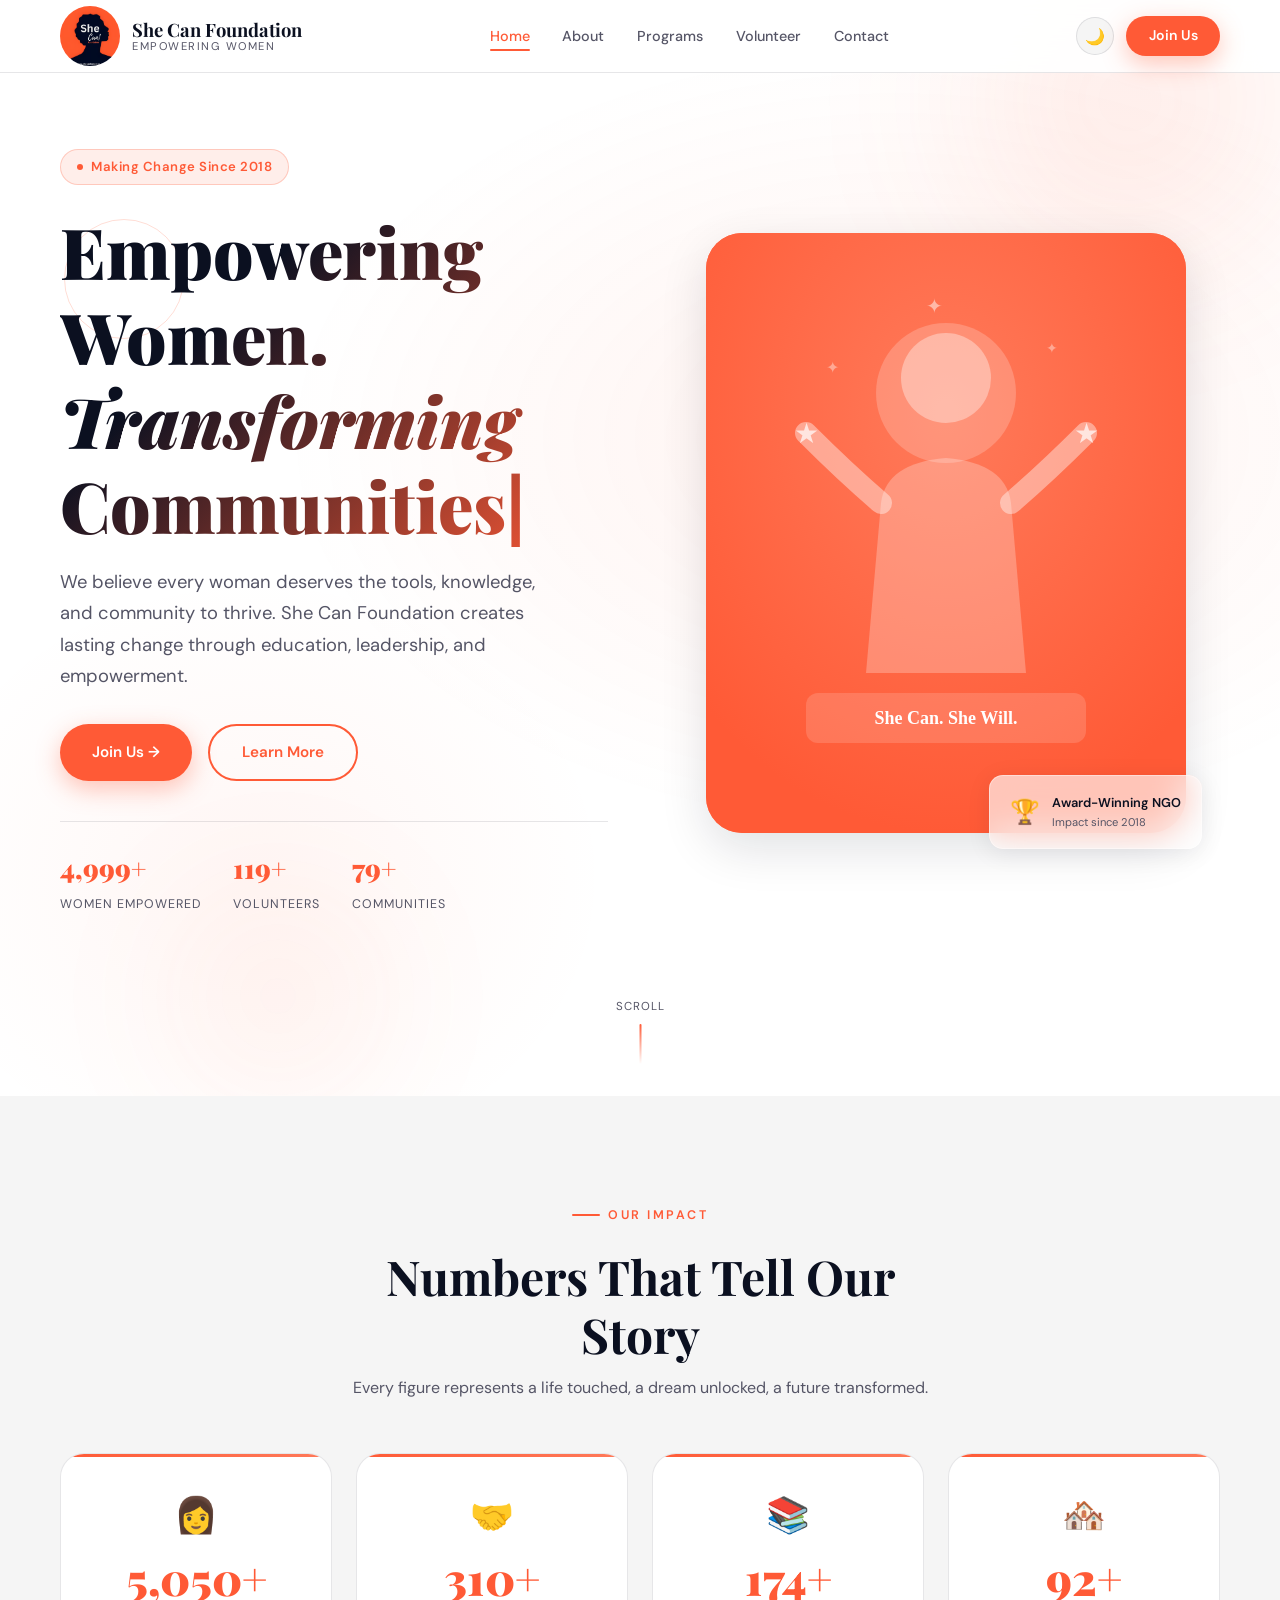
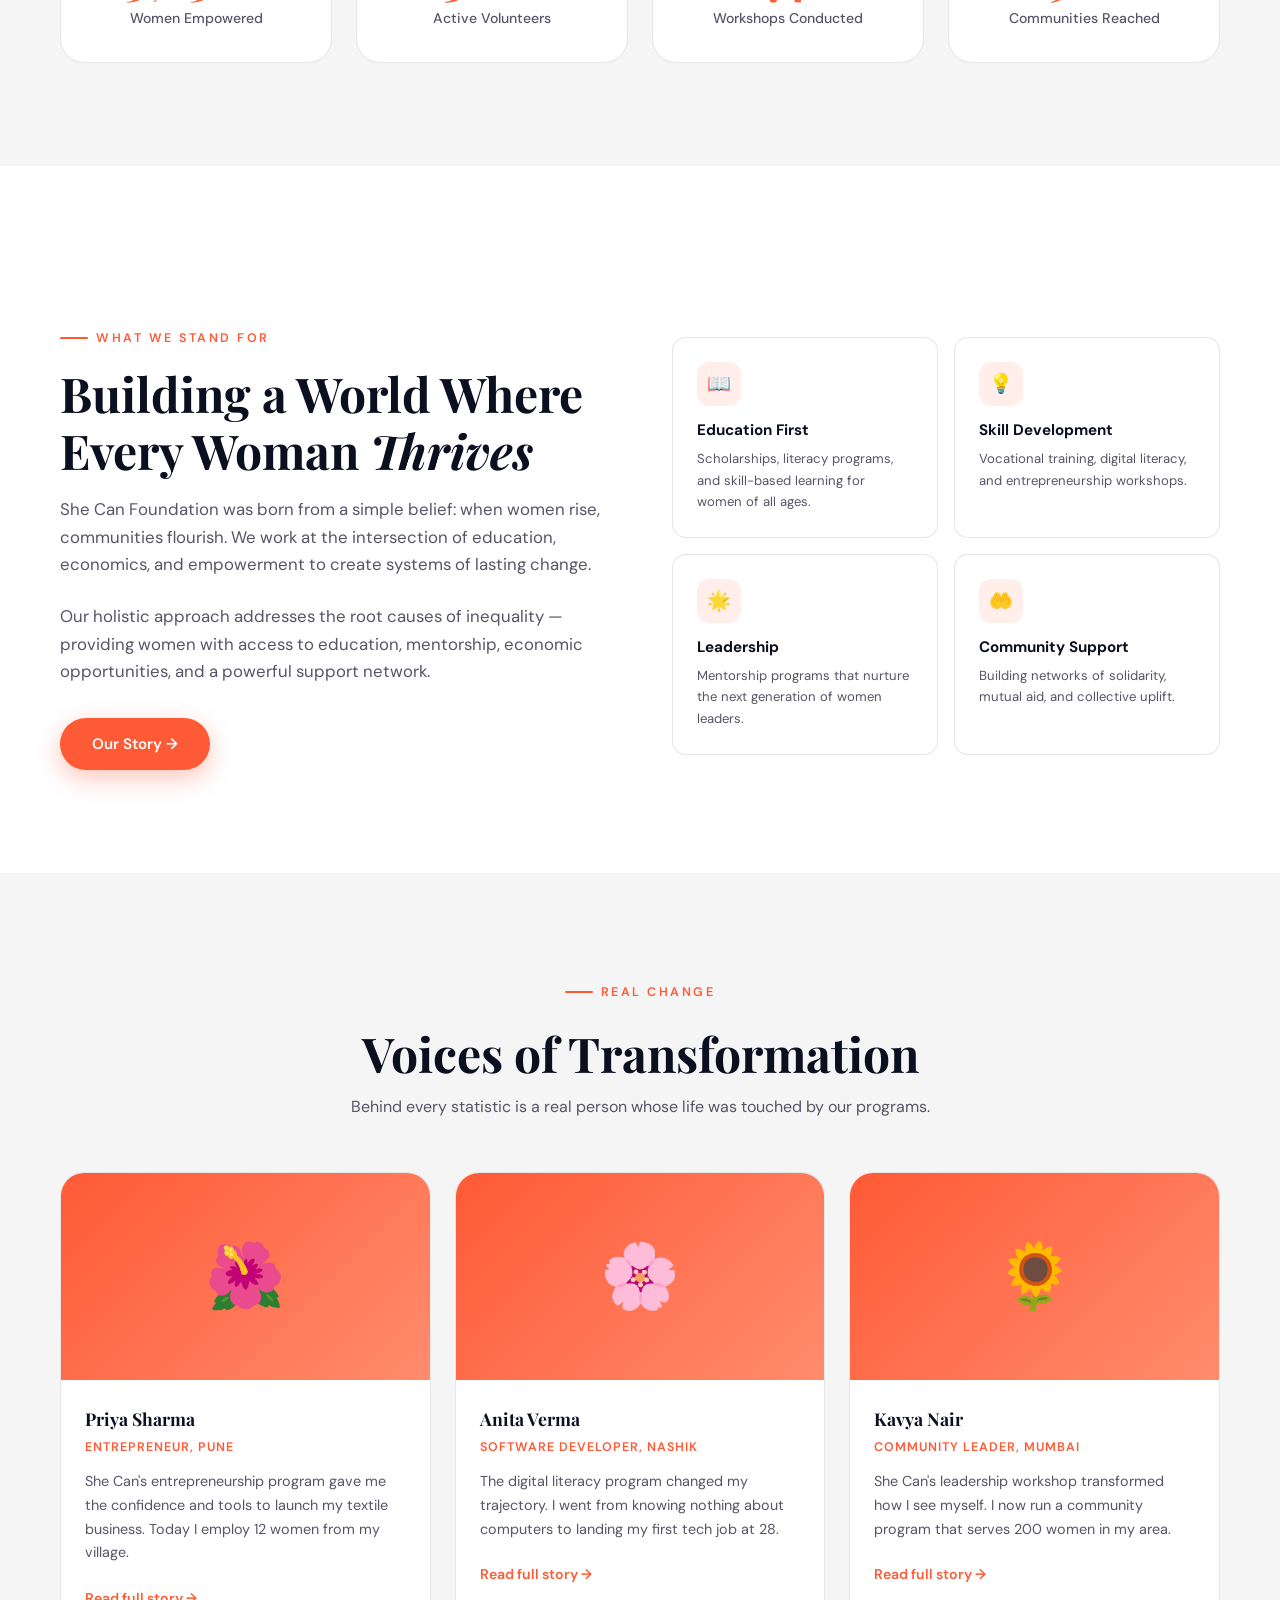
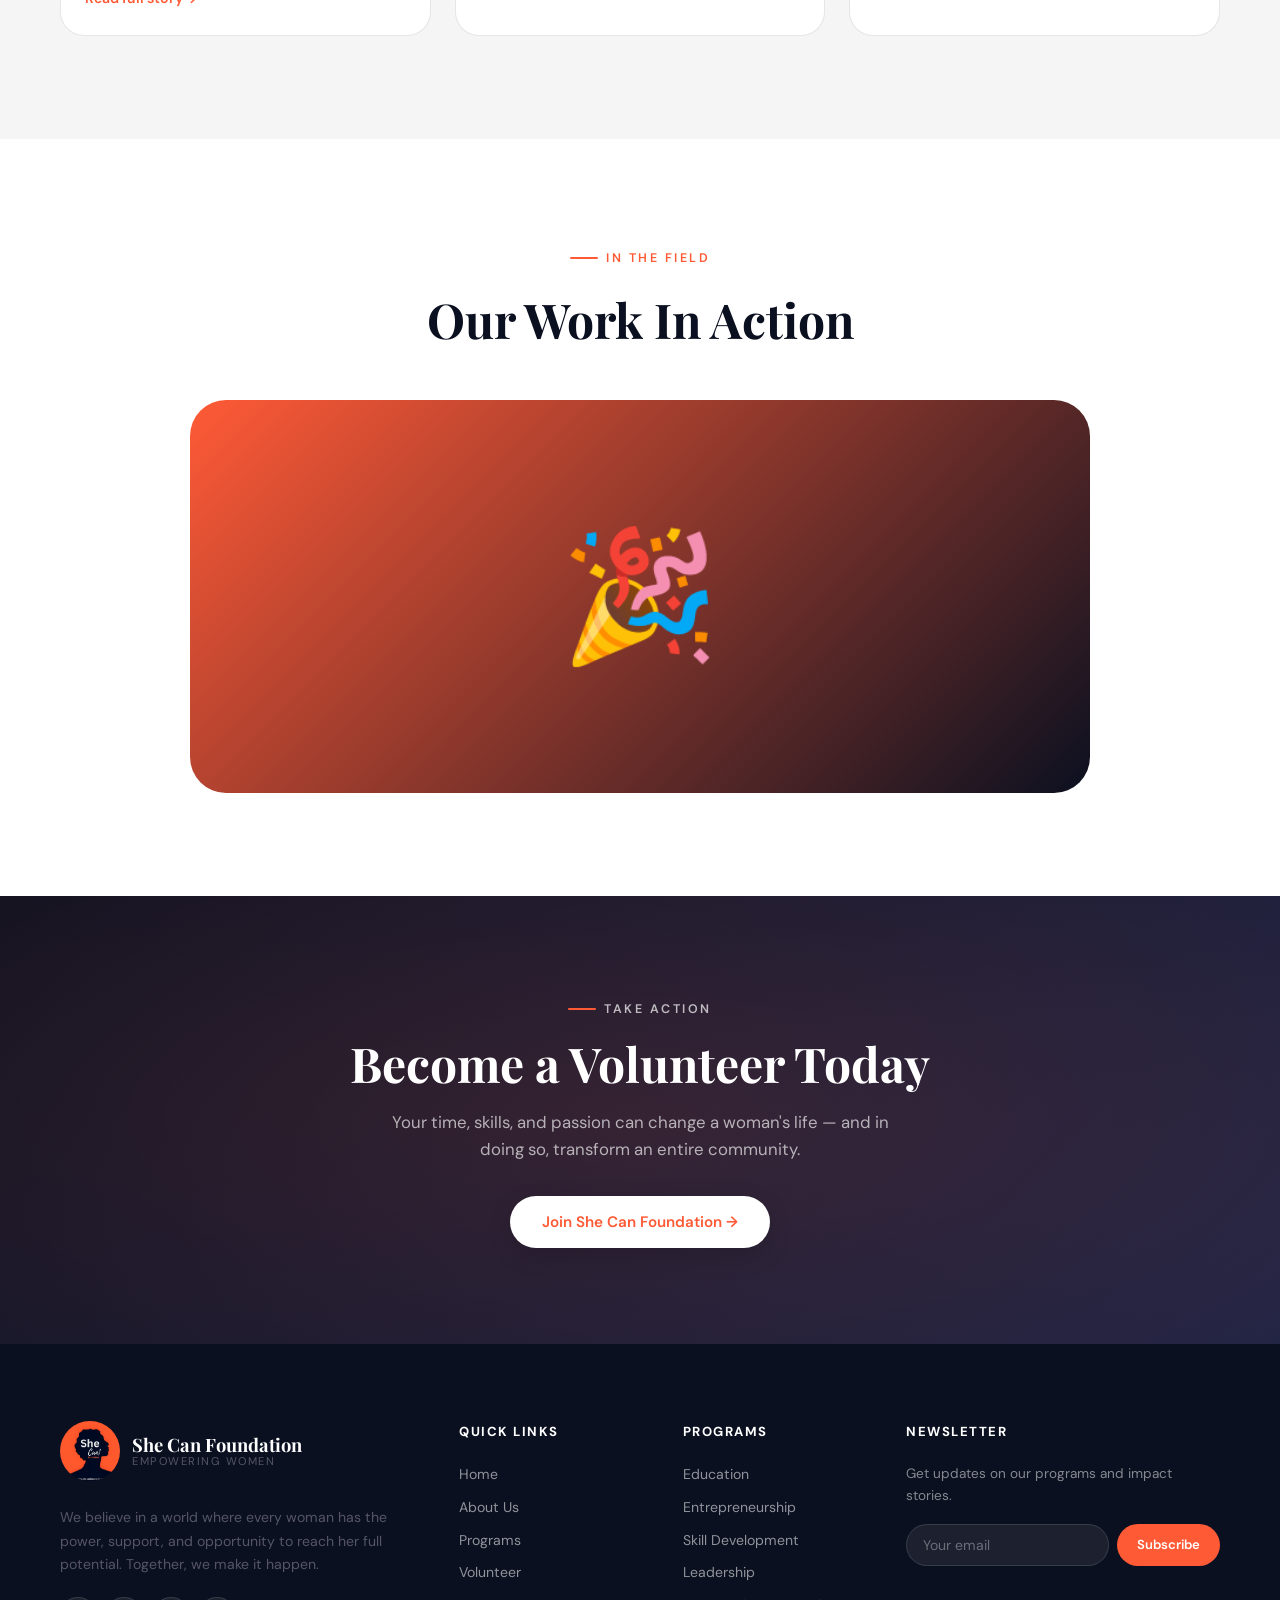
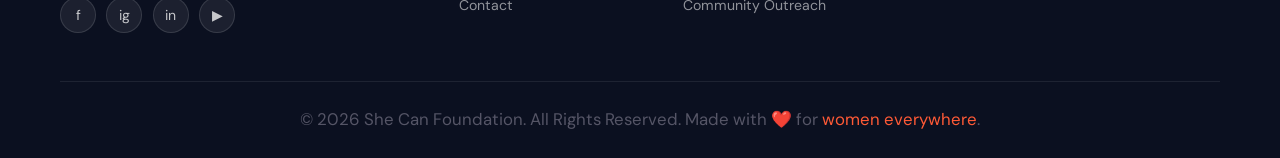
<file: index.html>
<!doctype html>
<html lang="en" data-theme="light">
    <head>
        <meta charset="UTF-8" />
        <meta name="viewport" content="width=device-width, initial-scale=1.0" />
        <meta
            name="description"
            content="She Can Foundation — Empowering Women, Transforming Communities through education, skill development, and leadership."
        />
        <title>
            Mobile Responsiveness Requirements (Very Important) The website must
            be fully responsive and mobile-first, providing an excellent
            experience across: Mobile Phones (320px–767px) Tablets
            (768px–1023px) Laptops (1024px–1439px) Large Desktops (1440px+)
            Responsive Layout Rules Navigation Convert navbar into a hamburger
            menu on screens below 768px. Mobile menu should slide in smoothly
            from the side. Touch-friendly navigation links. Sticky navbar on all
            devices. Hero Section Stack content vertically on mobile. Hero image
            should resize proportionally. Headings should scale using responsive
            typography (clamp()). Buttons should become full-width on smaller
            screens. Cards & Grids Use CSS Grid and Flexbox. 4-column layouts →
            2 columns on tablets → 1 column on mobile. No horizontal scrolling
            at any screen size. Cards should maintain proper spacing and
            proportions. Forms Inputs should be full width on mobile. Proper
            touch targets (minimum 44px height). Responsive validation messages.
            Mobile-friendly spacing and padding. Images Use responsive images
            with: max-width: 100%; height: auto; Images should never overflow
            containers. Support high-DPI/mobile screens. Typography Use fluid
            typography: font-size: clamp(min, preferred, max); Examples: h1:
            clamp(2rem, 5vw, 4.5rem); h2: clamp(1.5rem, 4vw, 3rem); p:
            clamp(0.95rem, 2vw, 1.1rem); Spacing Use responsive spacing:
            padding: clamp(1rem, 4vw, 5rem); margin: clamp(0.5rem, 2vw, 2rem);
            Footer Stack footer sections vertically on mobile. Keep social icons
            touch-friendly. Newsletter form should become single-column.
            Performance Optimization Avoid layout shifts. Lazy-load images.
            Optimize animations for mobile devices. Reduce animation intensity
            on low-power devices. Respect prefers-reduced-motion. Responsive
            Breakpoints /* Mobile */ @media (max-width: 767px) /* Tablet */
            @media (min-width: 768px) and (max-width: 1023px) /* Laptop */
            @media (min-width: 1024px) /* Large Desktop */ @media (min-width:
            1440px) Accessibility Requirements WCAG-compliant color contrast.
            Keyboard navigation support. ARIA labels where necessary. Visible
            focus states. Screen-reader friendly forms. Touch-friendly controls.
            Mobile UX Features Floating "Join Us" button on mobile.
            Swipe-friendly sections. Scroll-to-top button. Mobile-optimized
            animations. Fast loading on 3G/4G connections. Responsive dark mode
            toggle. Final Requirement The website must achieve: 100% responsive
            layout No horizontal scrolling Consistent appearance across Android,
            iPhone, tablets, laptops, and desktops Modern premium NGO design
            Smooth performance on low-end mobile devices Pixel-perfect
            responsiveness for all pages (Home, About, Programs, Volunteer,
            Contact) Generate all HTML, CSS, and JavaScript with responsiveness
            built in from the start, not added afterward. She Can Foundation |
            Empowering Women. Transforming Communities.
        </title>
        <link rel="stylesheet" href="style.css" />
    </head>
    <body>
        <!-- Page Transition -->
        <div class="page-transition"></div>

        <!-- Progress Bar -->
        <div id="progress-bar"></div>

        <!-- Mouse Glow -->
        <div id="mouse-glow" aria-hidden="true"></div>

        <!-- Loading Screen -->
        <div id="loader" role="status" aria-label="Loading">
            <div class="loader-logo"><span>She</span> Can Foundation</div>
            <div class="loader-bar"><div class="loader-bar-fill"></div></div>
        </div>

        <!-- ============ NAVBAR ============ -->
        <nav id="navbar" role="navigation" aria-label="Main navigation">
            <div class="container nav-inner">
                <a
                    href="index.html"
                    class="nav-brand"
                    aria-label="She Can Foundation - Home"
                >
                    <div><img class="logopic" src="shecan-logo.avif"></div>
                    <div class="nav-brand-text">
                        She Can Foundation <span>Empowering Women</span>
                    </div>
                </a>
                <ul class="nav-links" role="list">
                    <li><a href="index.html" class="active">Home</a></li>
                    <li><a href="about.html">About</a></li>
                    <li><a href="programs.html">Programs</a></li>
                    <li><a href="volunteer.html">Volunteer</a></li>
                    <li><a href="contact.html">Contact</a></li>
                </ul>
                <div class="nav-actions">
                    <button class="theme-toggle" aria-label="Toggle dark mode">
                        🌙
                    </button>
                    <a href="volunteer.html" class="btn btn-primary nav-cta"
                        >Join Us</a
                    >
                    <button
                        class="hamburger"
                        aria-label="Open navigation menu"
                        aria-expanded="false"
                        aria-controls="mobile-nav"
                    >
                        <span></span><span></span><span></span>
                    </button>
                </div>
            </div>
        </nav>

        <!-- Mobile Nav -->
        <nav id="mobile-nav" class="mobile-nav" aria-label="Mobile navigation">
            <a href="index.html">Home</a>
            <a href="about.html">About</a>
            <a href="programs.html">Programs</a>
            <a href="volunteer.html">Volunteer</a>
            <a href="contact.html">Contact</a>
            <a href="volunteer.html" class="btn btn-primary mobile-cta"
                >Join Us →</a
            >
        </nav>

        <!-- ============ HERO ============ -->
        <section class="hero" aria-label="Hero section">
            <div class="hero-bg" aria-hidden="true"></div>
            <div class="blob blob-1" aria-hidden="true"></div>
            <div class="blob blob-2" aria-hidden="true"></div>
            <div class="shape shape-1" aria-hidden="true"></div>
            <div class="shape shape-2" aria-hidden="true"></div>
            <div class="shape shape-3" aria-hidden="true"></div>

            <div class="container">
                <div class="hero-inner">
                    <div class="hero-content">
                        <div class="hero-tag">
                            <span
                                class="hero-tag-dot"
                                aria-hidden="true"
                            ></span>
                            Making Change Since 2018
                        </div>
                        <h1 class="hero-title">
                            Empowering Women.<br />
                            <em>Transforming</em>
                            <span class="typing-text typing-cursor"
                                >Communities</span
                            >
                        </h1>
                        <p class="hero-subtitle">
                            We believe every woman deserves the tools,
                            knowledge, and community to thrive. She Can
                            Foundation creates lasting change through education,
                            leadership, and empowerment.
                        </p>
                        <div class="hero-actions">
                            <a href="volunteer.html" class="btn btn-primary"
                                >Join Us →</a
                            >
                            <a href="about.html" class="btn btn-outline"
                                >Learn More</a
                            >
                        </div>
                        <div class="hero-stats" aria-label="Impact statistics">
                            <div>
                                <span
                                    class="hero-stat-num"
                                    data-count="5000"
                                    data-suffix="+"
                                    >5000+</span
                                >
                                <span class="hero-stat-label"
                                    >Women Empowered</span
                                >
                            </div>
                            <div>
                                <span
                                    class="hero-stat-num"
                                    data-count="120"
                                    data-suffix="+"
                                    >120+</span
                                >
                                <span class="hero-stat-label">Volunteers</span>
                            </div>
                            <div>
                                <span
                                    class="hero-stat-num"
                                    data-count="80"
                                    data-suffix="+"
                                    >80+</span
                                >
                                <span class="hero-stat-label">Communities</span>
                            </div>
                        </div>
                    </div>
                    <div class="hero-visual" aria-hidden="true">
                        <div class="hero-img-wrapper">
                            <div class="hero-img-frame">
                                <svg
                                    viewBox="0 0 480 600"
                                    xmlns="http://www.w3.org/2000/svg"
                                >
                                    <defs>
                                        <radialGradient
                                            id="heroGrad"
                                            cx="50%"
                                            cy="30%"
                                            r="70%"
                                        >
                                            <stop
                                                offset="0%"
                                                stop-color="#FF7A5A"
                                            />
                                            <stop
                                                offset="100%"
                                                stop-color="#FF5A36"
                                            />
                                        </radialGradient>
                                    </defs>
                                    <rect
                                        width="480"
                                        height="600"
                                        fill="url(#heroGrad)"
                                    />
                                    <!-- Empowerment figure illustration -->
                                    <circle
                                        cx="240"
                                        cy="160"
                                        r="70"
                                        fill="rgba(255,255,255,0.2)"
                                    />
                                    <circle
                                        cx="240"
                                        cy="145"
                                        r="45"
                                        fill="rgba(255,255,255,0.35)"
                                    />
                                    <!-- Body -->
                                    <path
                                        d="M175 270 Q180 230 240 225 Q300 230 305 270 L320 440 L160 440 Z"
                                        fill="rgba(255,255,255,0.25)"
                                    />
                                    <!-- Arms raised (power pose) -->
                                    <path
                                        d="M175 270 Q140 240 100 200"
                                        stroke="rgba(255,255,255,0.4)"
                                        stroke-width="22"
                                        stroke-linecap="round"
                                        fill="none"
                                    />
                                    <path
                                        d="M305 270 Q340 240 380 200"
                                        stroke="rgba(255,255,255,0.4)"
                                        stroke-width="22"
                                        stroke-linecap="round"
                                        fill="none"
                                    />
                                    <!-- Stars -->
                                    <text
                                        x="88"
                                        y="210"
                                        font-size="28"
                                        fill="rgba(255,255,255,0.7)"
                                    >
                                        ★
                                    </text>
                                    <text
                                        x="368"
                                        y="210"
                                        font-size="28"
                                        fill="rgba(255,255,255,0.7)"
                                    >
                                        ★
                                    </text>
                                    <text
                                        x="220"
                                        y="80"
                                        font-size="20"
                                        fill="rgba(255,255,255,0.5)"
                                    >
                                        ✦
                                    </text>
                                    <text
                                        x="340"
                                        y="120"
                                        font-size="14"
                                        fill="rgba(255,255,255,0.4)"
                                    >
                                        ✦
                                    </text>
                                    <text
                                        x="120"
                                        y="140"
                                        font-size="16"
                                        fill="rgba(255,255,255,0.4)"
                                    >
                                        ✦
                                    </text>
                                    <!-- Banner text -->
                                    <rect
                                        x="100"
                                        y="460"
                                        width="280"
                                        height="50"
                                        rx="12"
                                        fill="rgba(255,255,255,0.15)"
                                    />
                                    <text
                                        x="240"
                                        y="491"
                                        text-anchor="middle"
                                        font-size="18"
                                        font-weight="bold"
                                        fill="white"
                                        font-family="Georgia,serif"
                                    >
                                        She Can. She Will.
                                    </text>
                                </svg>
                            </div>
                            <div class="hero-img-badge glass">
                                <span class="badge-icon">🏆</span>
                                <div class="badge-text">
                                    Award-Winning NGO
                                    <span>Impact since 2018</span>
                                </div>
                            </div>
                        </div>
                    </div>
                </div>
            </div>
            <div class="hero-scroll-hint" aria-hidden="true">
                <span>Scroll</span>
                <div class="scroll-arrow"></div>
            </div>
        </section>

        <!-- ============ IMPACT STATS ============ -->
        <section class="impact" aria-labelledby="impact-heading">
            <div class="container">
                <div class="section-header reveal">
                    <span class="section-label">Our Impact</span>
                    <h2 id="impact-heading">Numbers That Tell Our Story</h2>
                    <p>
                        Every figure represents a life touched, a dream
                        unlocked, a future transformed.
                    </p>
                </div>
                <div class="impact-grid">
                    <article class="impact-card reveal reveal-delay-1">
                        <span class="impact-icon" aria-hidden="true">👩</span>
                        <span
                            class="impact-number"
                            data-count="5200"
                            data-suffix="+"
                            >5200+</span
                        >
                        <span class="impact-label">Women Empowered</span>
                    </article>
                    <article class="impact-card reveal reveal-delay-2">
                        <span class="impact-icon" aria-hidden="true">🤝</span>
                        <span
                            class="impact-number"
                            data-count="320"
                            data-suffix="+"
                            >320+</span
                        >
                        <span class="impact-label">Active Volunteers</span>
                    </article>
                    <article class="impact-card reveal reveal-delay-3">
                        <span class="impact-icon" aria-hidden="true">📚</span>
                        <span
                            class="impact-number"
                            data-count="180"
                            data-suffix="+"
                            >180+</span
                        >
                        <span class="impact-label">Workshops Conducted</span>
                    </article>
                    <article class="impact-card reveal reveal-delay-4">
                        <span class="impact-icon" aria-hidden="true">🏘️</span>
                        <span
                            class="impact-number"
                            data-count="95"
                            data-suffix="+"
                            >95+</span
                        >
                        <span class="impact-label">Communities Reached</span>
                    </article>
                </div>
            </div>
        </section>

        <!-- Wave -->
        <div class="wave-divider" aria-hidden="true">
            <svg
                viewBox="0 0 1440 60"
                xmlns="http://www.w3.org/2000/svg"
                preserveAspectRatio="none"
            >
                <path
                    d="M0,30 C360,60 1080,0 1440,30 L1440,60 L0,60 Z"
                    fill="var(--bg)"
                />
            </svg>
        </div>

        <!-- ============ MISSION ============ -->
        <section aria-labelledby="mission-heading">
            <div class="container">
                <div class="mission-grid">
                    <div class="mission-content reveal-left">
                        <span class="section-label">What We Stand For</span>
                        <h2 id="mission-heading">
                            Building a World Where Every Woman <em>Thrives</em>
                        </h2>
                        <p>
                            She Can Foundation was born from a simple belief:
                            when women rise, communities flourish. We work at
                            the intersection of education, economics, and
                            empowerment to create systems of lasting change.
                        </p>
                        <p>
                            Our holistic approach addresses the root causes of
                            inequality — providing women with access to
                            education, mentorship, economic opportunities, and a
                            powerful support network.
                        </p>
                        <a
                            href="about.html"
                            class="btn btn-primary"
                            style="margin-top: 0.5rem"
                            >Our Story →</a
                        >
                    </div>
                    <div class="mission-cards reveal-right">
                        <article class="mission-card">
                            <div class="mc-icon" aria-hidden="true">📖</div>
                            <div class="mc-title">Education First</div>
                            <p class="mc-text">
                                Scholarships, literacy programs, and skill-based
                                learning for women of all ages.
                            </p>
                        </article>
                        <article class="mission-card">
                            <div class="mc-icon" aria-hidden="true">💡</div>
                            <div class="mc-title">Skill Development</div>
                            <p class="mc-text">
                                Vocational training, digital literacy, and
                                entrepreneurship workshops.
                            </p>
                        </article>
                        <article class="mission-card">
                            <div class="mc-icon" aria-hidden="true">🌟</div>
                            <div class="mc-title">Leadership</div>
                            <p class="mc-text">
                                Mentorship programs that nurture the next
                                generation of women leaders.
                            </p>
                        </article>
                        <article class="mission-card">
                            <div class="mc-icon" aria-hidden="true">🤲</div>
                            <div class="mc-title">Community Support</div>
                            <p class="mc-text">
                                Building networks of solidarity, mutual aid, and
                                collective uplift.
                            </p>
                        </article>
                    </div>
                </div>
            </div>
        </section>

        <!-- ============ SUCCESS STORIES ============ -->
        <section class="stories" aria-labelledby="stories-heading">
            <div class="container">
                <div class="section-header reveal">
                    <span class="section-label">Real Change</span>
                    <h2 id="stories-heading">Voices of Transformation</h2>
                    <p>
                        Behind every statistic is a real person whose life was
                        touched by our programs.
                    </p>
                </div>
                <div class="stories-grid">
                    <article class="story-card reveal reveal-delay-1">
                        <div class="story-img" aria-hidden="true">🌺</div>
                        <div class="story-body">
                            <div class="story-name">Priya Sharma</div>
                            <div class="story-role">Entrepreneur, Pune</div>
                            <p class="story-text">
                                She Can's entrepreneurship program gave me the
                                confidence and tools to launch my textile
                                business. Today I employ 12 women from my
                                village.
                            </p>
                            <a href="about.html" class="story-link"
                                >Read full story →</a
                            >
                        </div>
                    </article>
                    <article class="story-card reveal reveal-delay-2">
                        <div class="story-img" aria-hidden="true">🌸</div>
                        <div class="story-body">
                            <div class="story-name">Anita Verma</div>
                            <div class="story-role">
                                Software Developer, Nashik
                            </div>
                            <p class="story-text">
                                The digital literacy program changed my
                                trajectory. I went from knowing nothing about
                                computers to landing my first tech job at 28.
                            </p>
                            <a href="about.html" class="story-link"
                                >Read full story →</a
                            >
                        </div>
                    </article>
                    <article class="story-card reveal reveal-delay-3">
                        <div class="story-img" aria-hidden="true">🌻</div>
                        <div class="story-body">
                            <div class="story-name">Kavya Nair</div>
                            <div class="story-role">
                                Community Leader, Mumbai
                            </div>
                            <p class="story-text">
                                She Can's leadership workshop transformed how I
                                see myself. I now run a community program that
                                serves 200 women in my area.
                            </p>
                            <a href="about.html" class="story-link"
                                >Read full story →</a
                            >
                        </div>
                    </article>
                </div>
            </div>
        </section>

        <!-- ============ GALLERY ============ -->
        <section aria-labelledby="gallery-heading">
            <div class="container">
                <div class="section-header reveal">
                    <span class="section-label">In The Field</span>
                    <h2 id="gallery-heading">Our Work In Action</h2>
                </div>
                <div
                    class="gallery-feature reveal"
                    tabindex="0"
                    role="img"
                    aria-label="She Can Foundation community workshop event"
                >
                    <div class="gallery-feature-img" aria-hidden="true">🎉</div>
                    <div class="gallery-overlay" aria-hidden="true">
                        <h3>Annual Community Summit 2025</h3>
                        <p>
                            800 women gathered to celebrate progress and set new
                            goals
                        </p>
                    </div>
                </div>
            </div>
        </section>

        <!-- ============ CTA BANNER ============ -->
        <section class="cta-banner" aria-labelledby="cta-heading">
            <div class="container" style="position: relative; z-index: 1">
                <span
                    class="section-label"
                    style="
                        color: rgba(255, 255, 255, 0.7);
                        justify-content: center;
                    "
                    >Take Action</span
                >
                <h2 id="cta-heading">Become a Volunteer Today</h2>
                <p>
                    Your time, skills, and passion can change a woman's life —
                    and in doing so, transform an entire community.
                </p>
                <a href="volunteer.html" class="btn btn-white"
                    >Join She Can Foundation →</a
                >
            </div>
        </section>

        <!-- ============ FOOTER ============ -->
        <footer>
            <div class="container">
                <div class="footer-grid">
                    <div class="footer-brand">
                        <a
                            href="index.html"
                            class="nav-brand"
                            style="margin-bottom: 0.5rem; display: inline-flex"
                        >
                            <div><img class="logopic" src="shecan-logo.avif"></div>
                            <div class="nav-brand-text">
                                She Can Foundation <span>Empowering Women</span>
                            </div>
                        </a>
                        <p>
                            We believe in a world where every woman has the
                            power, support, and opportunity to reach her full
                            potential. Together, we make it happen.
                        </p>
                        <div
                            class="footer-social"
                            aria-label="Social media links"
                        >
                            <a href="#" aria-label="Facebook" title="Facebook"
                                >f</a
                            >
                            <a href="#" aria-label="Instagram" title="Instagram"
                                >ig</a
                            >
                            <a href="#" aria-label="LinkedIn" title="LinkedIn"
                                >in</a
                            >
                            <a href="#" aria-label="YouTube" title="YouTube"
                                >▶</a
                            >
                        </div>
                    </div>
                    <nav aria-label="Quick links">
                        <div class="footer-col">
                            <h5>Quick Links</h5>
                            <ul>
                                <li><a href="index.html">Home</a></li>
                                <li><a href="about.html">About Us</a></li>
                                <li><a href="programs.html">Programs</a></li>
                                <li><a href="volunteer.html">Volunteer</a></li>
                                <li><a href="contact.html">Contact</a></li>
                            </ul>
                        </div>
                    </nav>
                    <div class="footer-col">
                        <h5>Programs</h5>
                        <ul>
                            <li><a href="programs.html">Education</a></li>
                            <li>
                                <a href="programs.html">Entrepreneurship</a>
                            </li>
                            <li>
                                <a href="programs.html">Skill Development</a>
                            </li>
                            <li><a href="programs.html">Leadership</a></li>
                            <li>
                                <a href="programs.html">Community Outreach</a>
                            </li>
                        </ul>
                    </div>
                    <div class="footer-col">
                        <h5>Newsletter</h5>
                        <p
                            style="
                                font-size: 0.85rem;
                                margin-bottom: 1rem;
                                color: rgba(255, 255, 255, 0.5);
                            "
                        >
                            Get updates on our programs and impact stories.
                        </p>
                        <form
                            class="newsletter-form"
                            aria-label="Newsletter subscription"
                        >
                            <label
                                for="newsletter-email"
                                class="sr-only"
                                style="
                                    position: absolute;
                                    clip: rect(0, 0, 0, 0);
                                "
                                >Email address</label
                            >
                            <input
                                type="email"
                                id="newsletter-email"
                                class="newsletter-input"
                                placeholder="Your email"
                                required
                                autocomplete="email"
                            />
                            <button type="submit" class="newsletter-btn">
                                Subscribe
                            </button>
                        </form>
                    </div>
                </div>
            </div>
            <div class="footer-bottom">
                <p>
                    © 2026 She Can Foundation. All Rights Reserved. Made with ❤️
                    for <a href="#">women everywhere</a>.
                </p>
            </div>
        </footer>

        <!-- Back to Top -->
        <button id="back-top" aria-label="Back to top">↑</button>

        <!-- Float CTA (mobile) -->
        <a
            href="volunteer.html"
            class="btn btn-primary"
            id="float-cta"
            style="opacity: 0; pointer-events: none; transition: opacity 0.3s"
            >Join Us 🚀</a
        >

        <script src="script.js"></script>
    </body>
</html>
</file>
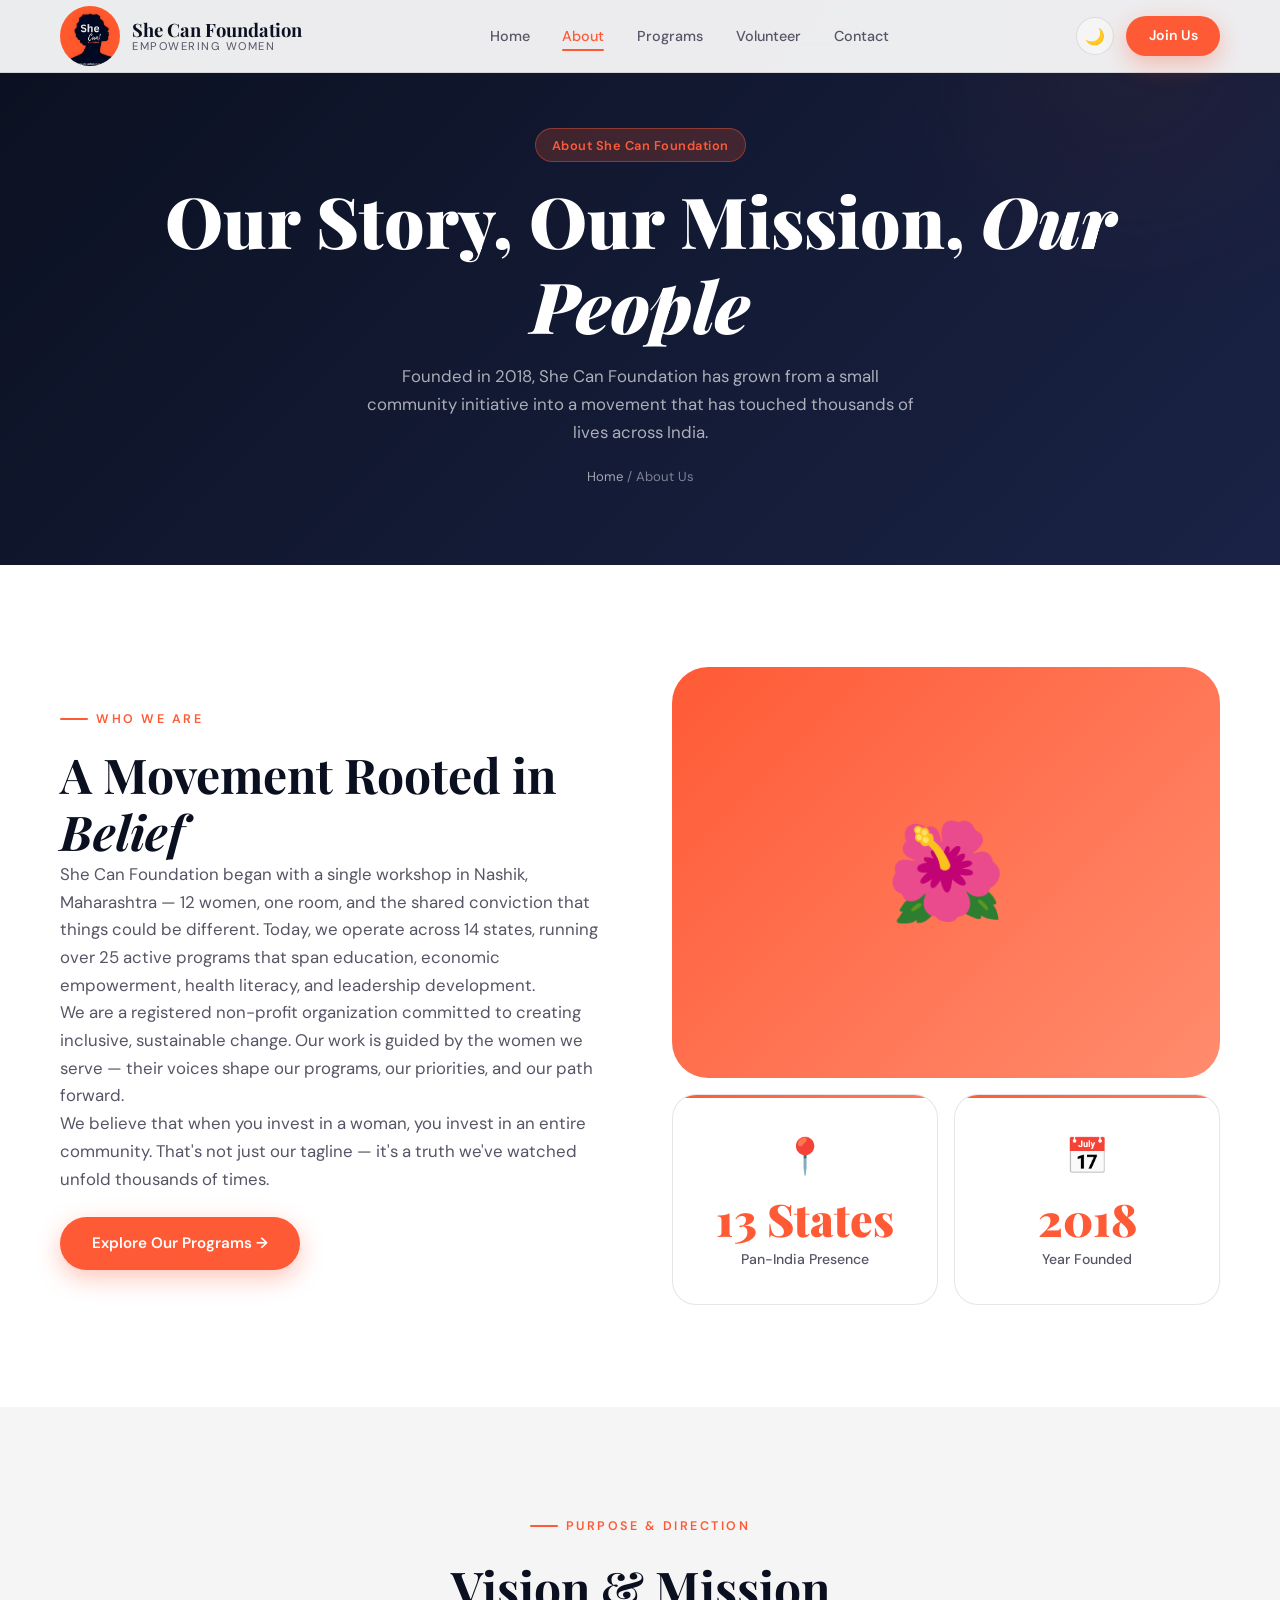
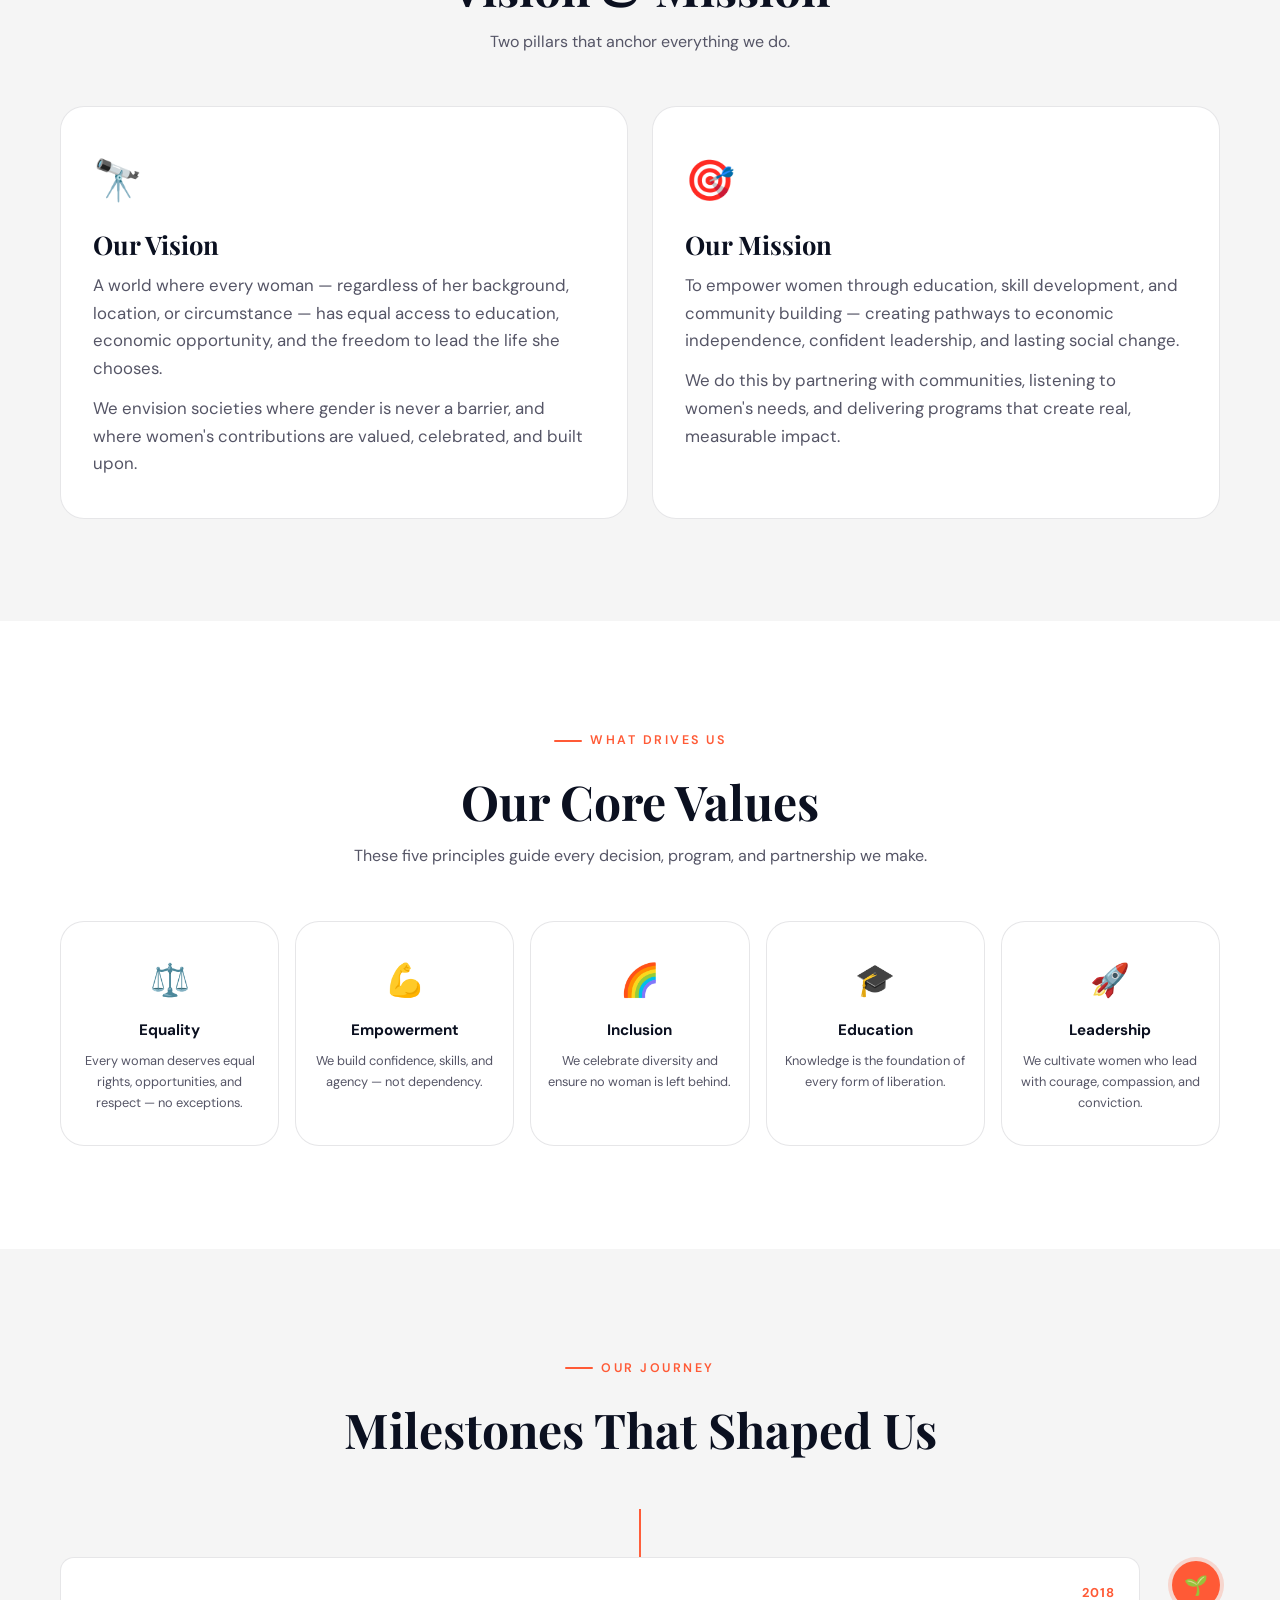
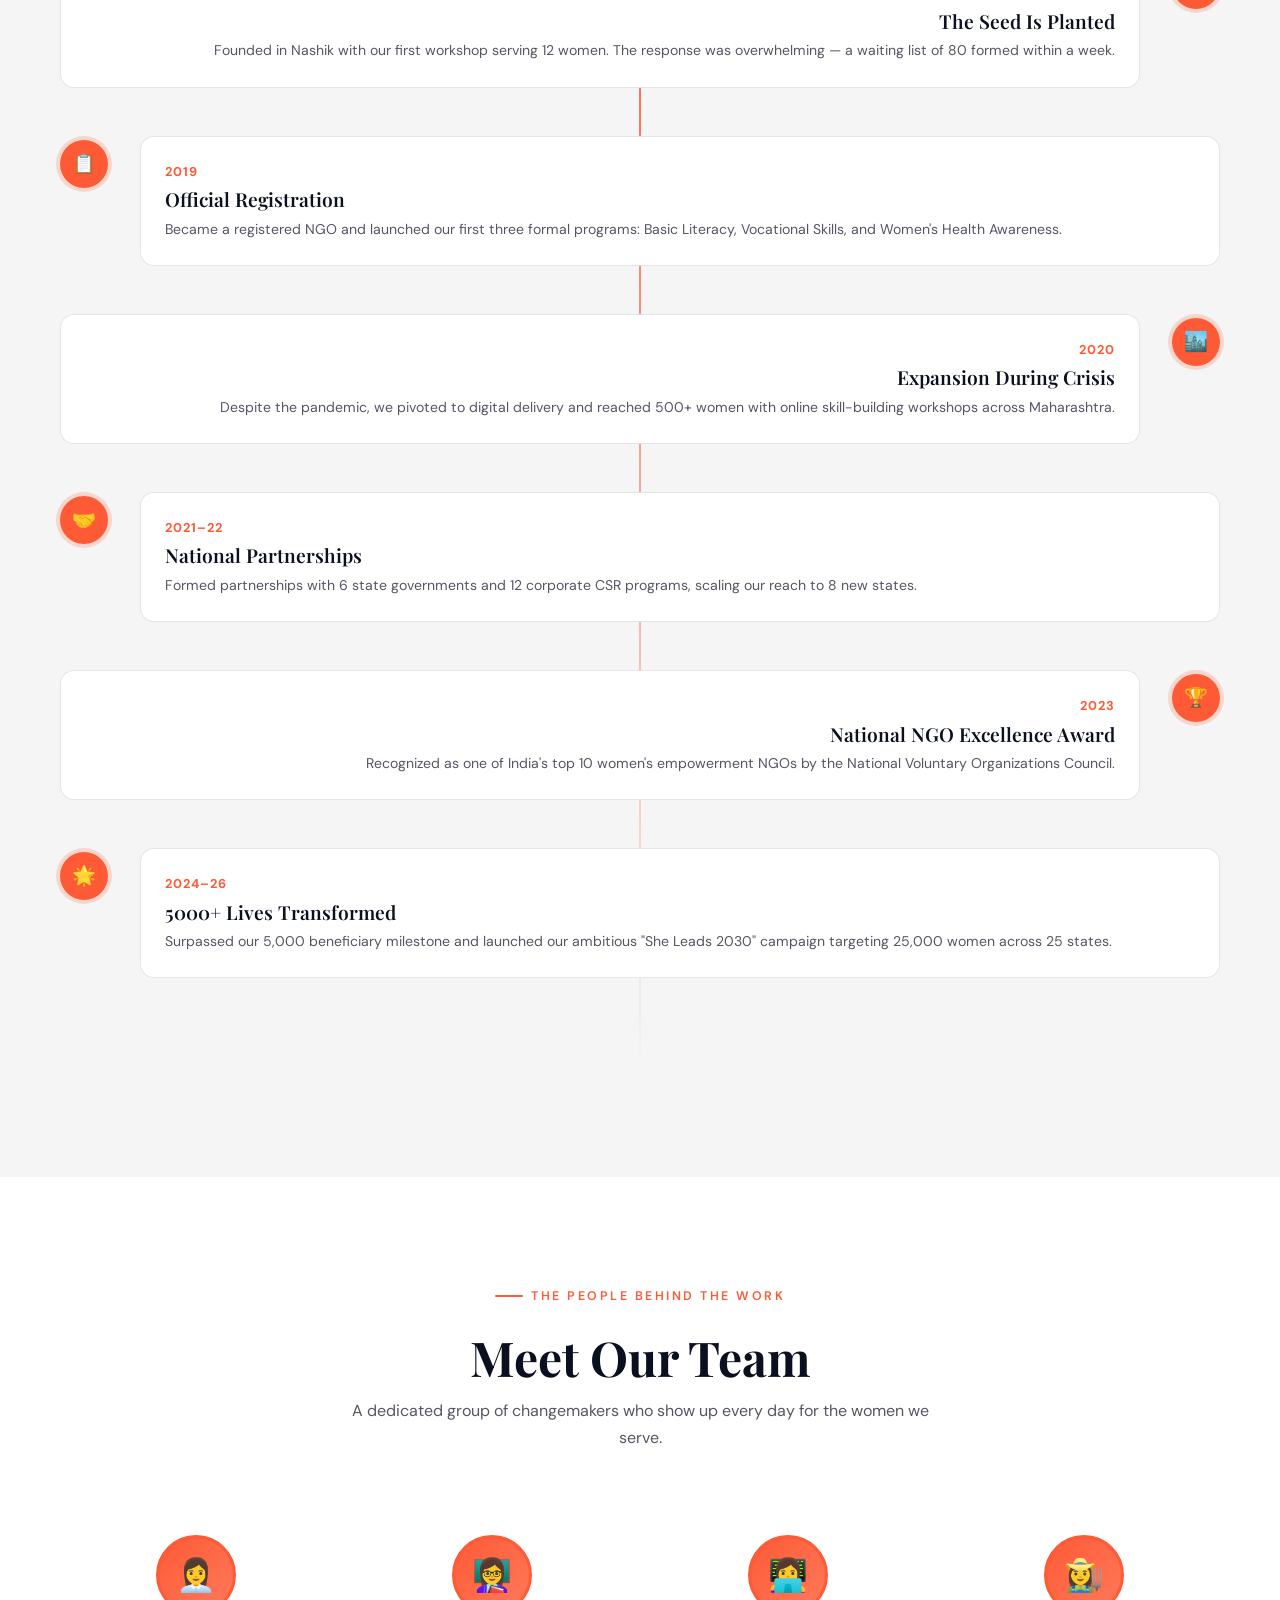
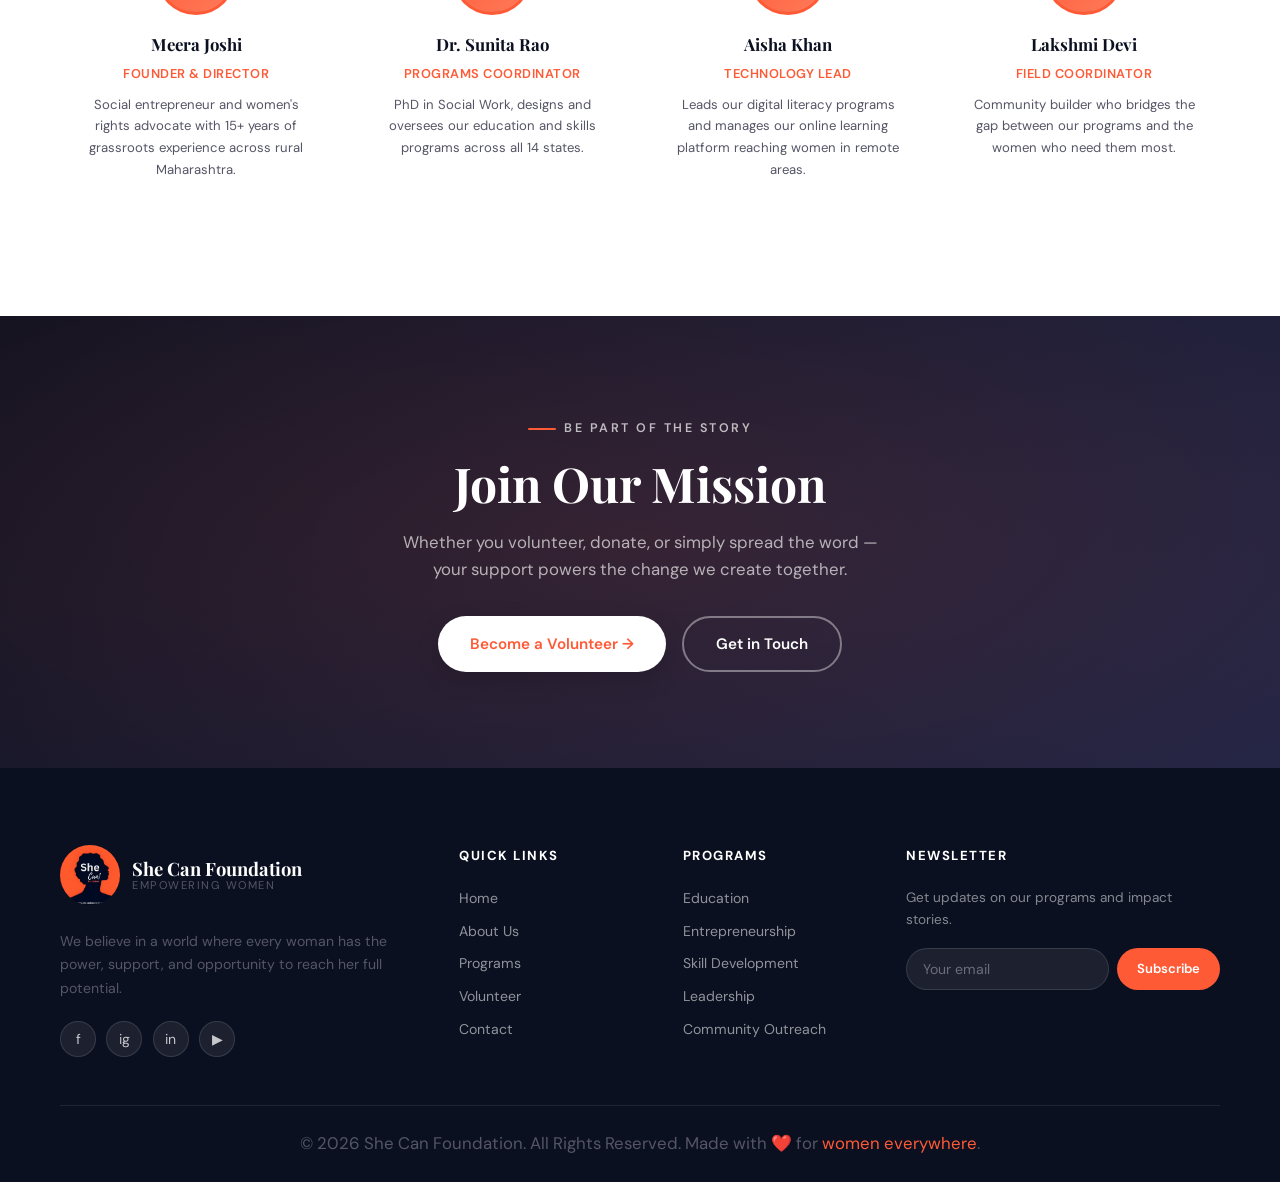
<file: about.html>
<!doctype html>
<html lang="en" data-theme="light">
    <head>
        <meta charset="UTF-8" />
        <meta name="viewport" content="width=device-width, initial-scale=1.0" />
        <meta
            name="description"
            content="Learn about She Can Foundation — our story, vision, mission, values, and the team driving women's empowerment."
        />
        <title>About Us | She Can Foundation</title>
        <link rel="stylesheet" href="style.css" />
    </head>
    <body>
        <div class="page-transition"></div>
        <div id="progress-bar"></div>
        <div id="mouse-glow" aria-hidden="true"></div>

        <!-- Loading -->
        <div id="loader" role="status">
            <div class="loader-logo"><span>She</span> Can Foundation</div>
            <div class="loader-bar"><div class="loader-bar-fill"></div></div>
        </div>

        <!-- NAVBAR -->
        <nav id="navbar" role="navigation" aria-label="Main navigation">
            <div class="container nav-inner">
                <a
                    href="index.html"
                    class="nav-brand"
                    aria-label="She Can Foundation - Home"
                >
                    <div><img class="logopic" src="shecan-logo.avif"></div>
                    <div class="nav-brand-text">
                        She Can Foundation <span>Empowering Women</span>
                    </div>
                </a>
                <ul class="nav-links">
                    <li><a href="index.html">Home</a></li>
                    <li><a href="about.html" class="active">About</a></li>
                    <li><a href="programs.html">Programs</a></li>
                    <li><a href="volunteer.html">Volunteer</a></li>
                    <li><a href="contact.html">Contact</a></li>
                </ul>
                <div class="nav-actions">
                    <button class="theme-toggle" aria-label="Toggle dark mode">
                        🌙
                    </button>
                    <a href="volunteer.html" class="btn btn-primary nav-cta"
                        >Join Us</a
                    >
                    <button
                        class="hamburger"
                        aria-label="Open navigation menu"
                        aria-expanded="false"
                    >
                        <span></span><span></span><span></span>
                    </button>
                </div>
            </div>
        </nav>

        <nav class="mobile-nav" aria-label="Mobile navigation">
            <a href="index.html">Home</a>
            <a href="about.html">About</a>
            <a href="programs.html">Programs</a>
            <a href="volunteer.html">Volunteer</a>
            <a href="contact.html">Contact</a>
            <a href="volunteer.html" class="btn btn-primary mobile-cta"
                >Join Us →</a
            >
        </nav>

        <!-- PAGE HERO -->
        <header class="page-hero page-top" aria-labelledby="about-hero-heading">
            <div
                class="blob blob-1"
                aria-hidden="true"
                style="opacity: 0.15; top: -200px; right: -100px"
            ></div>
            <div class="container" style="position: relative; z-index: 1">
                <div class="page-hero-badge">About She Can Foundation</div>
                <h1 id="about-hero-heading">
                    Our Story, Our Mission, <em>Our People</em>
                </h1>
                <p>
                    Founded in 2018, She Can Foundation has grown from a small
                    community initiative into a movement that has touched
                    thousands of lives across India.
                </p>
                <nav class="breadcrumb" aria-label="Breadcrumb">
                    <a href="index.html">Home</a> / <span>About Us</span>
                </nav>
            </div>
        </header>

        <!-- INTRODUCTION -->
        <section aria-labelledby="intro-heading">
            <div class="container">
                <div class="mission-grid">
                    <div class="reveal-left">
                        <span class="section-label">Who We Are</span>
                        <h2 id="intro-heading">
                            A Movement Rooted in <em>Belief</em>
                        </h2>
                        <p>
                            She Can Foundation began with a single workshop in
                            Nashik, Maharashtra — 12 women, one room, and the
                            shared conviction that things could be different.
                            Today, we operate across 14 states, running over 25
                            active programs that span education, economic
                            empowerment, health literacy, and leadership
                            development.
                        </p>
                        <p>
                            We are a registered non-profit organization
                            committed to creating inclusive, sustainable change.
                            Our work is guided by the women we serve — their
                            voices shape our programs, our priorities, and our
                            path forward.
                        </p>
                        <p style="margin-bottom: 1.5rem">
                            We believe that when you invest in a woman, you
                            invest in an entire community. That's not just our
                            tagline — it's a truth we've watched unfold
                            thousands of times.
                        </p>
                        <a href="programs.html" class="btn btn-primary"
                            >Explore Our Programs →</a
                        >
                    </div>
                    <div class="reveal-right" style="display: grid; gap: 1rem">
                        <div
                            style="
                                background: linear-gradient(
                                    135deg,
                                    var(--orange),
                                    #ff8c6e
                                );
                                border-radius: var(--radius-xl);
                                padding: 3rem;
                                display: flex;
                                align-items: center;
                                justify-content: center;
                                aspect-ratio: 4/3;
                                font-size: 6rem;
                            "
                        >
                            🌺
                        </div>
                        <div
                            style="
                                display: grid;
                                grid-template-columns: 1fr 1fr;
                                gap: 1rem;
                            "
                        >
                            <div class="impact-card" style="margin: 0">
                                <span class="impact-icon">📍</span>
                                <span
                                    class="impact-number"
                                    data-count="14"
                                    data-suffix=" States"
                                    >14 States</span
                                >
                                <span class="impact-label"
                                    >Pan-India Presence</span
                                >
                            </div>
                            <div class="impact-card" style="margin: 0">
                                <span class="impact-icon">📅</span>
                                <span class="impact-number">2018</span>
                                <span class="impact-label">Year Founded</span>
                            </div>
                        </div>
                    </div>
                </div>
            </div>
        </section>

        <!-- VISION & MISSION -->
        <section style="background: var(--bg-alt)" aria-labelledby="vm-heading">
            <div class="container">
                <div class="section-header reveal">
                    <span class="section-label">Purpose & Direction</span>
                    <h2 id="vm-heading">Vision & Mission</h2>
                    <p>Two pillars that anchor everything we do.</p>
                </div>
                <div class="vm-grid">
                    <div class="vm-card reveal reveal-delay-1">
                        <div class="vm-icon" aria-hidden="true">🔭</div>
                        <h3>Our Vision</h3>
                        <p>
                            A world where every woman — regardless of her
                            background, location, or circumstance — has equal
                            access to education, economic opportunity, and the
                            freedom to lead the life she chooses.
                        </p>
                        <p style="margin-top: 0.75rem">
                            We envision societies where gender is never a
                            barrier, and where women's contributions are valued,
                            celebrated, and built upon.
                        </p>
                    </div>
                    <div class="vm-card reveal reveal-delay-2">
                        <div class="vm-icon" aria-hidden="true">🎯</div>
                        <h3>Our Mission</h3>
                        <p>
                            To empower women through education, skill
                            development, and community building — creating
                            pathways to economic independence, confident
                            leadership, and lasting social change.
                        </p>
                        <p style="margin-top: 0.75rem">
                            We do this by partnering with communities, listening
                            to women's needs, and delivering programs that
                            create real, measurable impact.
                        </p>
                    </div>
                </div>
            </div>
        </section>

        <!-- CORE VALUES -->
        <section aria-labelledby="values-heading">
            <div class="container">
                <div class="section-header reveal">
                    <span class="section-label">What Drives Us</span>
                    <h2 id="values-heading">Our Core Values</h2>
                    <p>
                        These five principles guide every decision, program, and
                        partnership we make.
                    </p>
                </div>
                <div class="values-grid">
                    <article class="value-card reveal reveal-delay-1">
                        <span class="vc-icon" aria-hidden="true">⚖️</span>
                        <div class="vc-title">Equality</div>
                        <p class="vc-text">
                            Every woman deserves equal rights, opportunities,
                            and respect — no exceptions.
                        </p>
                    </article>
                    <article class="value-card reveal reveal-delay-2">
                        <span class="vc-icon" aria-hidden="true">💪</span>
                        <div class="vc-title">Empowerment</div>
                        <p class="vc-text">
                            We build confidence, skills, and agency — not
                            dependency.
                        </p>
                    </article>
                    <article class="value-card reveal reveal-delay-3">
                        <span class="vc-icon" aria-hidden="true">🌈</span>
                        <div class="vc-title">Inclusion</div>
                        <p class="vc-text">
                            We celebrate diversity and ensure no woman is left
                            behind.
                        </p>
                    </article>
                    <article class="value-card reveal reveal-delay-4">
                        <span class="vc-icon" aria-hidden="true">🎓</span>
                        <div class="vc-title">Education</div>
                        <p class="vc-text">
                            Knowledge is the foundation of every form of
                            liberation.
                        </p>
                    </article>
                    <article class="value-card reveal reveal-delay-1">
                        <span class="vc-icon" aria-hidden="true">🚀</span>
                        <div class="vc-title">Leadership</div>
                        <p class="vc-text">
                            We cultivate women who lead with courage,
                            compassion, and conviction.
                        </p>
                    </article>
                </div>
            </div>
        </section>

        <!-- TIMELINE -->
        <section
            style="background: var(--bg-alt)"
            aria-labelledby="timeline-heading"
        >
            <div class="container">
                <div class="section-header reveal">
                    <span class="section-label">Our Journey</span>
                    <h2 id="timeline-heading">Milestones That Shaped Us</h2>
                </div>
                <div class="timeline" role="list">
                    <div class="timeline-item reveal" role="listitem">
                        <div class="tl-dot" aria-hidden="true">🌱</div>
                        <div class="tl-content">
                            <div class="tl-year">2018</div>
                            <h4>The Seed Is Planted</h4>
                            <p>
                                Founded in Nashik with our first workshop
                                serving 12 women. The response was overwhelming
                                — a waiting list of 80 formed within a week.
                            </p>
                        </div>
                    </div>
                    <div
                        class="timeline-item reveal reveal-delay-1"
                        role="listitem"
                    >
                        <div class="tl-dot" aria-hidden="true">📋</div>
                        <div class="tl-content">
                            <div class="tl-year">2019</div>
                            <h4>Official Registration</h4>
                            <p>
                                Became a registered NGO and launched our first
                                three formal programs: Basic Literacy,
                                Vocational Skills, and Women's Health Awareness.
                            </p>
                        </div>
                    </div>
                    <div
                        class="timeline-item reveal reveal-delay-2"
                        role="listitem"
                    >
                        <div class="tl-dot" aria-hidden="true">🏙️</div>
                        <div class="tl-content">
                            <div class="tl-year">2020</div>
                            <h4>Expansion During Crisis</h4>
                            <p>
                                Despite the pandemic, we pivoted to digital
                                delivery and reached 500+ women with online
                                skill-building workshops across Maharashtra.
                            </p>
                        </div>
                    </div>
                    <div
                        class="timeline-item reveal reveal-delay-1"
                        role="listitem"
                    >
                        <div class="tl-dot" aria-hidden="true">🤝</div>
                        <div class="tl-content">
                            <div class="tl-year">2021–22</div>
                            <h4>National Partnerships</h4>
                            <p>
                                Formed partnerships with 6 state governments and
                                12 corporate CSR programs, scaling our reach to
                                8 new states.
                            </p>
                        </div>
                    </div>
                    <div
                        class="timeline-item reveal reveal-delay-2"
                        role="listitem"
                    >
                        <div class="tl-dot" aria-hidden="true">🏆</div>
                        <div class="tl-content">
                            <div class="tl-year">2023</div>
                            <h4>National NGO Excellence Award</h4>
                            <p>
                                Recognized as one of India's top 10 women's
                                empowerment NGOs by the National Voluntary
                                Organizations Council.
                            </p>
                        </div>
                    </div>
                    <div
                        class="timeline-item reveal reveal-delay-1"
                        role="listitem"
                    >
                        <div class="tl-dot" aria-hidden="true">🌟</div>
                        <div class="tl-content">
                            <div class="tl-year">2024–26</div>
                            <h4>5000+ Lives Transformed</h4>
                            <p>
                                Surpassed our 5,000 beneficiary milestone and
                                launched our ambitious "She Leads 2030" campaign
                                targeting 25,000 women across 25 states.
                            </p>
                        </div>
                    </div>
                </div>
            </div>
        </section>

        <!-- TEAM -->
        <section aria-labelledby="team-heading">
            <div class="container">
                <div class="section-header reveal">
                    <span class="section-label"
                        >The People Behind The Work</span
                    >
                    <h2 id="team-heading">Meet Our Team</h2>
                    <p>
                        A dedicated group of changemakers who show up every day
                        for the women we serve.
                    </p>
                </div>
                <div class="team-grid">
                    <article class="team-card reveal reveal-delay-1">
                        <div class="team-avatar" aria-hidden="true">👩‍💼</div>
                        <div class="team-name">Meera Joshi</div>
                        <div class="team-role">Founder & Director</div>
                        <p class="team-bio">
                            Social entrepreneur and women's rights advocate with
                            15+ years of grassroots experience across rural
                            Maharashtra.
                        </p>
                    </article>
                    <article class="team-card reveal reveal-delay-2">
                        <div class="team-avatar" aria-hidden="true">👩‍🏫</div>
                        <div class="team-name">Dr. Sunita Rao</div>
                        <div class="team-role">Programs Coordinator</div>
                        <p class="team-bio">
                            PhD in Social Work, designs and oversees our
                            education and skills programs across all 14 states.
                        </p>
                    </article>
                    <article class="team-card reveal reveal-delay-3">
                        <div class="team-avatar" aria-hidden="true">👩‍💻</div>
                        <div class="team-name">Aisha Khan</div>
                        <div class="team-role">Technology Lead</div>
                        <p class="team-bio">
                            Leads our digital literacy programs and manages our
                            online learning platform reaching women in remote
                            areas.
                        </p>
                    </article>
                    <article class="team-card reveal reveal-delay-4">
                        <div class="team-avatar" aria-hidden="true">👩‍🌾</div>
                        <div class="team-name">Lakshmi Devi</div>
                        <div class="team-role">Field Coordinator</div>
                        <p class="team-bio">
                            Community builder who bridges the gap between our
                            programs and the women who need them most.
                        </p>
                    </article>
                </div>
            </div>
        </section>

        <!-- CTA BANNER -->
        <section class="cta-banner" aria-labelledby="about-cta-heading">
            <div class="container" style="position: relative; z-index: 1">
                <span
                    class="section-label"
                    style="
                        color: rgba(255, 255, 255, 0.7);
                        justify-content: center;
                    "
                    >Be Part of the Story</span
                >
                <h2 id="about-cta-heading">Join Our Mission</h2>
                <p>
                    Whether you volunteer, donate, or simply spread the word —
                    your support powers the change we create together.
                </p>
                <div
                    style="
                        display: flex;
                        gap: 1rem;
                        justify-content: center;
                        flex-wrap: wrap;
                    "
                >
                    <a href="volunteer.html" class="btn btn-white"
                        >Become a Volunteer →</a
                    >
                    <a
                        href="contact.html"
                        class="btn btn-outline"
                        style="
                            border-color: rgba(255, 255, 255, 0.4);
                            color: #fff;
                        "
                        >Get in Touch</a
                    >
                </div>
            </div>
        </section>

        <!-- FOOTER -->
        <footer>
            <div class="container">
                <div class="footer-grid">
                    <div class="footer-brand">
                        <a
                            href="index.html"
                            class="nav-brand"
                            style="margin-bottom: 0.5rem; display: inline-flex"
                        >
                            <div><img class="logopic" src="shecan-logo.avif"></div>
                            <div class="nav-brand-text">
                                She Can Foundation <span>Empowering Women</span>
                            </div>
                        </a>
                        <p>
                            We believe in a world where every woman has the
                            power, support, and opportunity to reach her full
                            potential.
                        </p>
                        <div class="footer-social">
                            <a href="#" aria-label="Facebook">f</a>
                            <a href="#" aria-label="Instagram">ig</a>
                            <a href="#" aria-label="LinkedIn">in</a>
                            <a href="#" aria-label="YouTube">▶</a>
                        </div>
                    </div>
                    <nav aria-label="Quick links">
                        <div class="footer-col">
                            <h5>Quick Links</h5>
                            <ul>
                                <li><a href="index.html">Home</a></li>
                                <li><a href="about.html">About Us</a></li>
                                <li><a href="programs.html">Programs</a></li>
                                <li><a href="volunteer.html">Volunteer</a></li>
                                <li><a href="contact.html">Contact</a></li>
                            </ul>
                        </div>
                    </nav>
                    <div class="footer-col">
                        <h5>Programs</h5>
                        <ul>
                            <li><a href="programs.html">Education</a></li>
                            <li>
                                <a href="programs.html">Entrepreneurship</a>
                            </li>
                            <li>
                                <a href="programs.html">Skill Development</a>
                            </li>
                            <li><a href="programs.html">Leadership</a></li>
                            <li>
                                <a href="programs.html">Community Outreach</a>
                            </li>
                        </ul>
                    </div>
                    <div class="footer-col">
                        <h5>Newsletter</h5>
                        <p
                            style="
                                font-size: 0.85rem;
                                margin-bottom: 1rem;
                                color: rgba(255, 255, 255, 0.5);
                            "
                        >
                            Get updates on our programs and impact stories.
                        </p>
                        <form
                            class="newsletter-form"
                            aria-label="Newsletter subscription"
                        >
                            <input
                                type="email"
                                class="newsletter-input"
                                placeholder="Your email"
                                required
                            />
                            <button type="submit" class="newsletter-btn">
                                Subscribe
                            </button>
                        </form>
                    </div>
                </div>
            </div>
            <div class="footer-bottom">
                <p>
                    © 2026 She Can Foundation. All Rights Reserved. Made with ❤️
                    for <a href="#">women everywhere</a>.
                </p>
            </div>
        </footer>

        <button id="back-top" aria-label="Back to top">↑</button>
        <a
            href="volunteer.html"
            class="btn btn-primary"
            id="float-cta"
            style="opacity: 0; pointer-events: none; transition: opacity 0.3s"
            >Join Us 🚀</a
        >

        <script src="script.js"></script>
    </body>
</html>
</file>
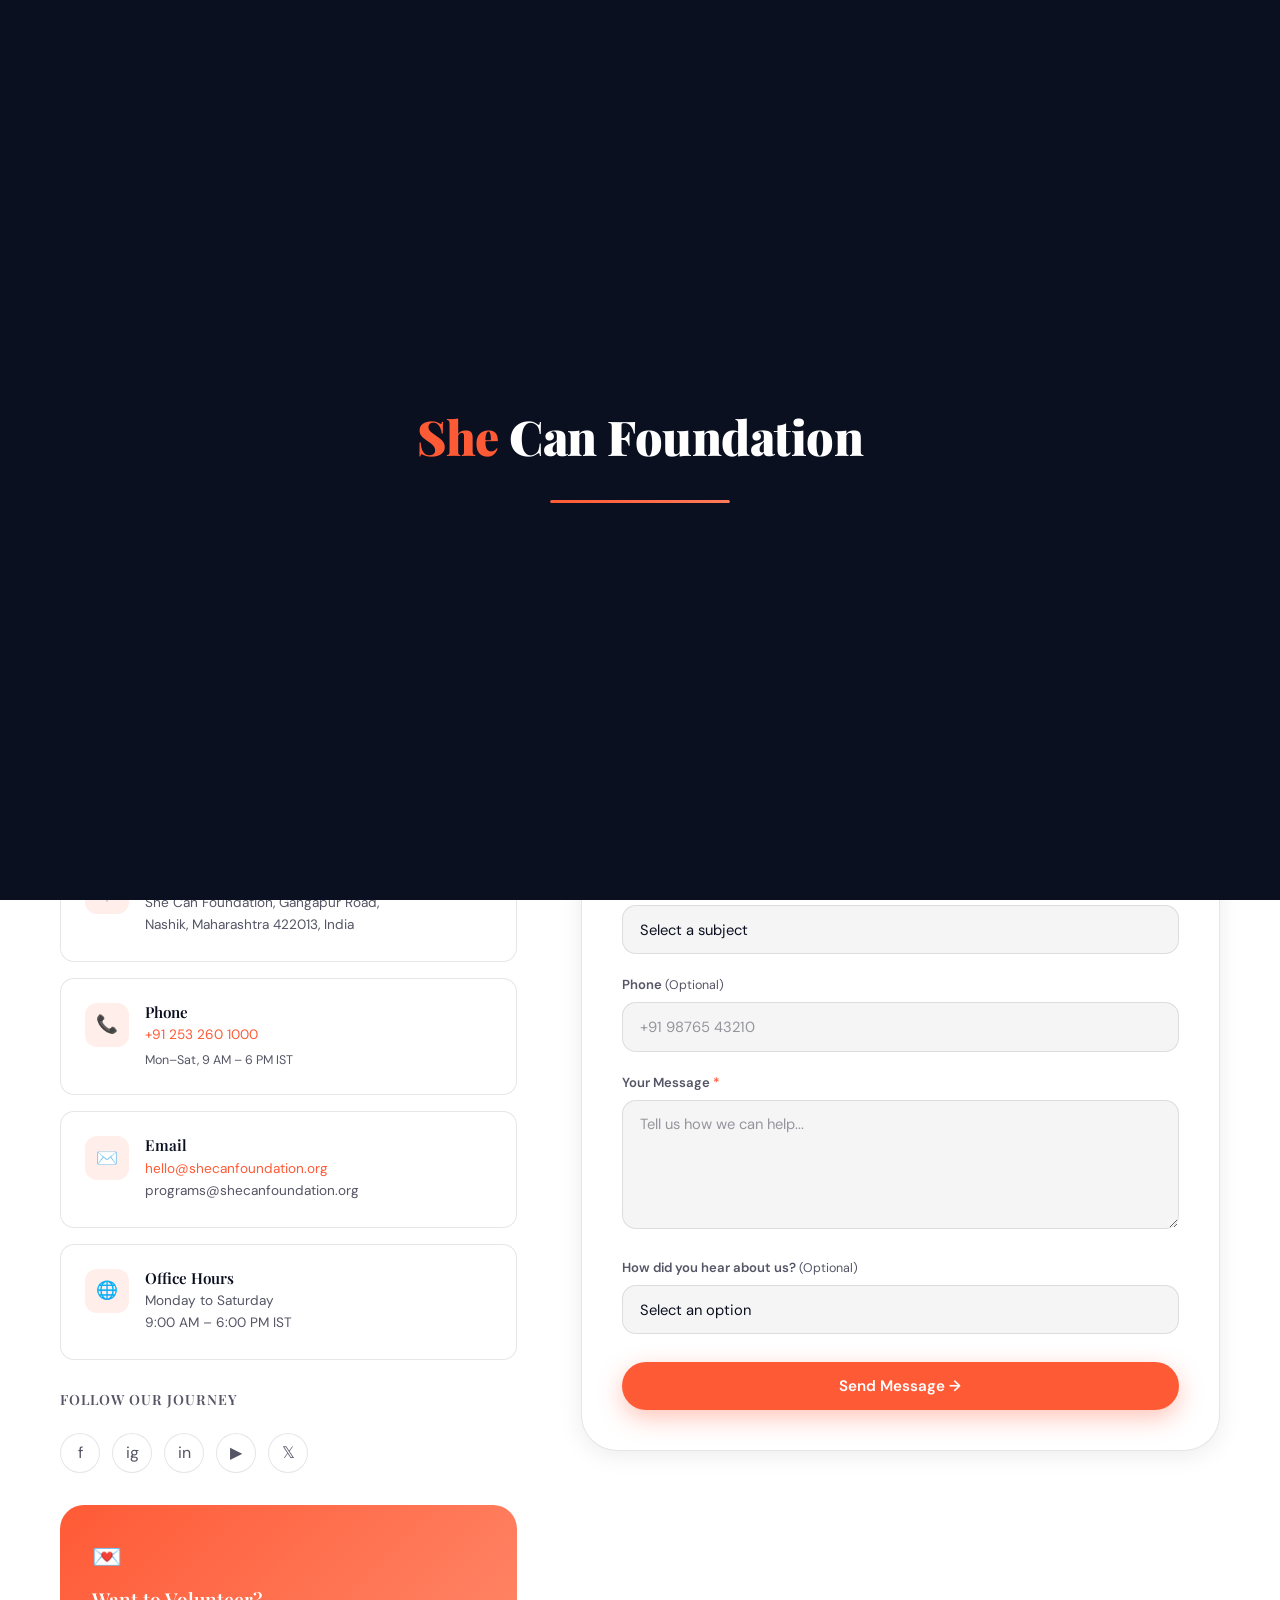
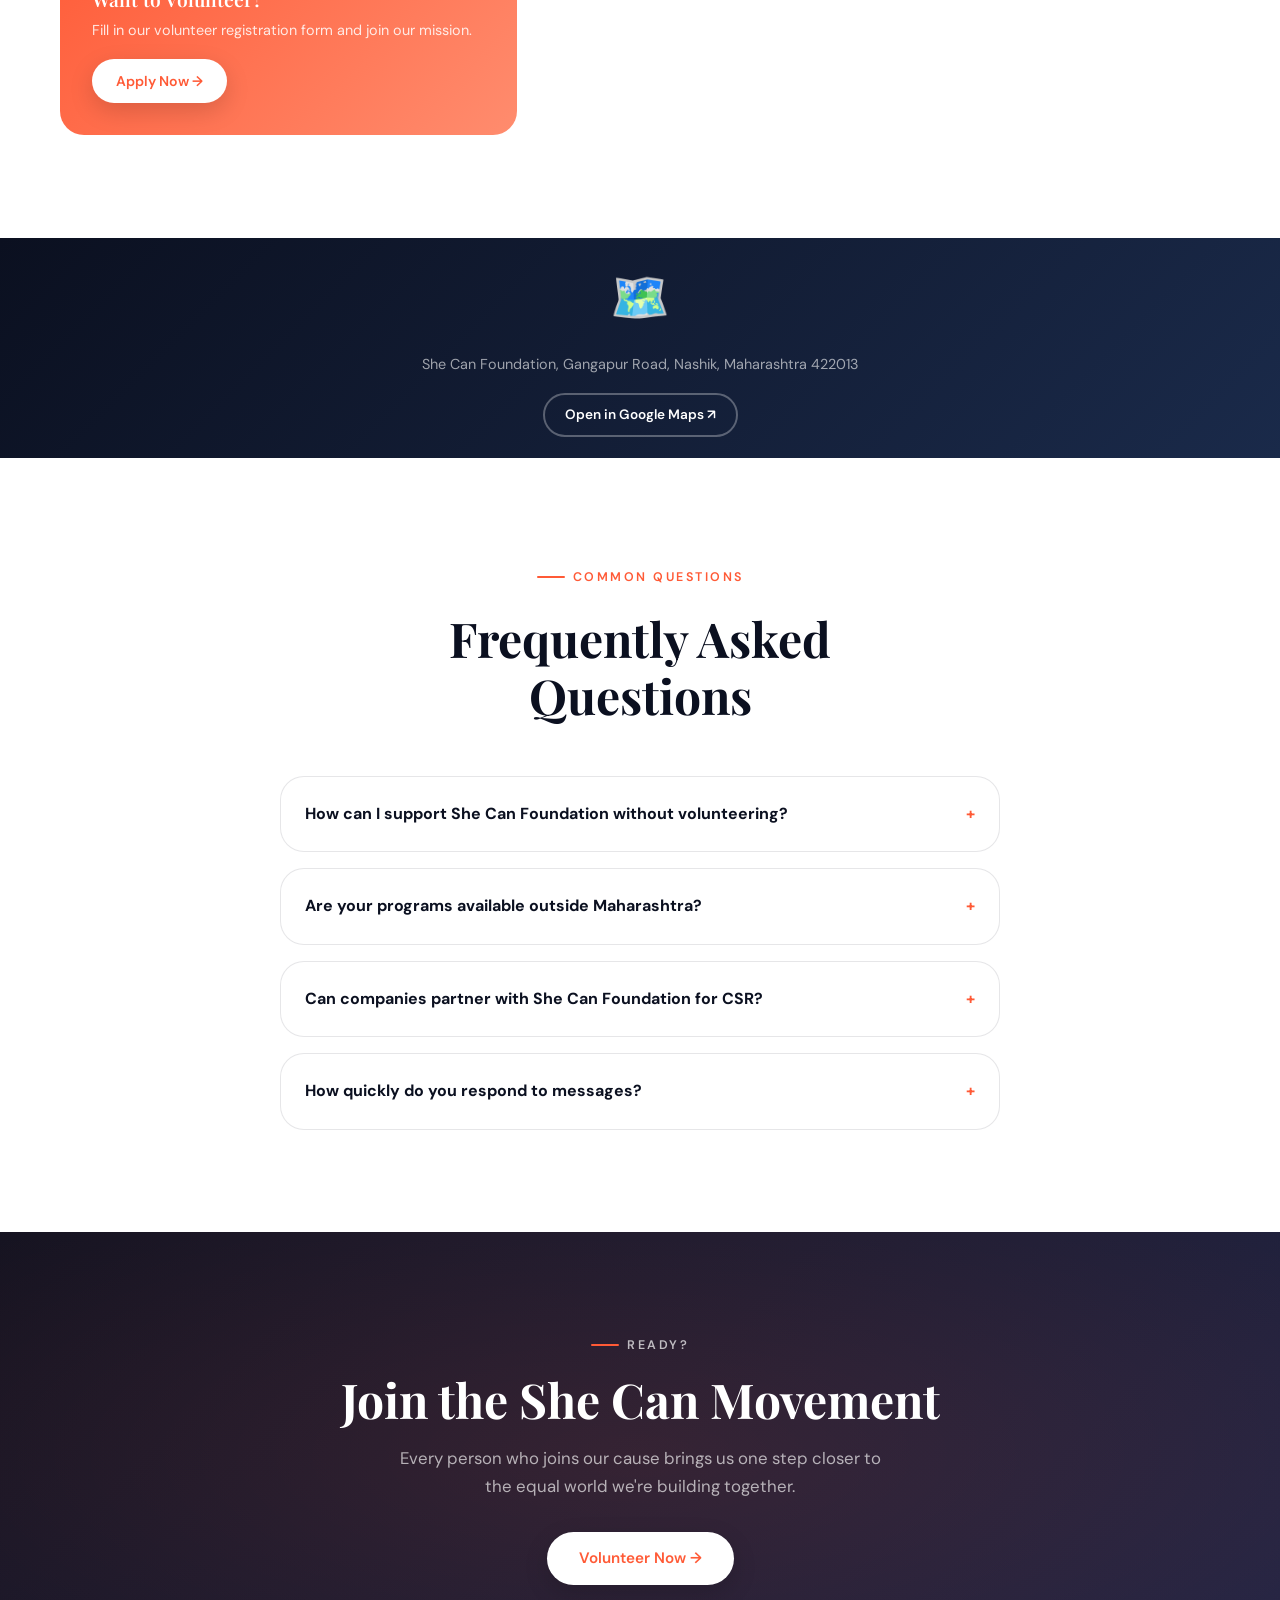
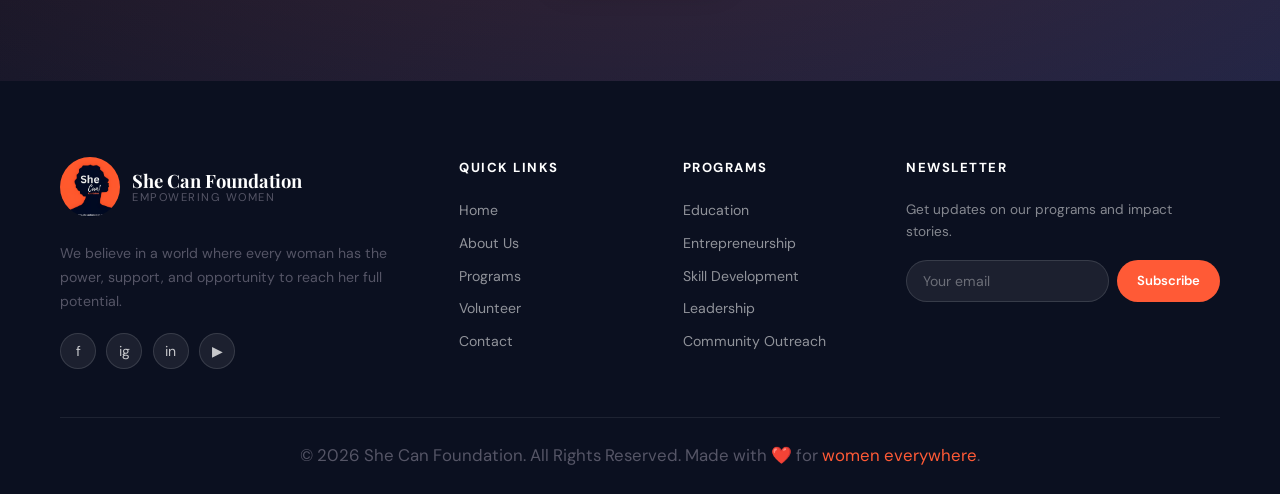
<file: contact.html>
<!doctype html>
<html lang="en" data-theme="light">
    <head>
        <meta charset="UTF-8" />
        <meta name="viewport" content="width=device-width, initial-scale=1.0" />
        <meta
            name="description"
            content="Get in touch with She Can Foundation — contact us for partnerships, media inquiries, or general questions."
        />
        <title>Contact | She Can Foundation</title>
        <link rel="stylesheet" href="style.css" />
    </head>
    <body>
        <div class="page-transition"></div>
        <div id="progress-bar"></div>
        <div id="mouse-glow" aria-hidden="true"></div>

        <div id="loader" role="status">
            <div class="loader-logo"><span>She</span> Can Foundation</div>
            <div class="loader-bar"><div class="loader-bar-fill"></div></div>
        </div>

        <!-- NAVBAR -->
        <nav id="navbar" role="navigation" aria-label="Main navigation">
            <div class="container nav-inner">
                <a
                    href="index.html"
                    class="nav-brand"
                    aria-label="She Can Foundation - Home"
                >
                    <div><img class="logopic" src="shecan-logo.avif"></div>
                    <div class="nav-brand-text">
                        She Can Foundation <span>Empowering Women</span>
                    </div>
                </a>
                <ul class="nav-links">
                    <li><a href="index.html">Home</a></li>
                    <li><a href="about.html">About</a></li>
                    <li><a href="programs.html">Programs</a></li>
                    <li><a href="volunteer.html">Volunteer</a></li>
                    <li><a href="contact.html" class="active">Contact</a></li>
                </ul>
                <div class="nav-actions">
                    <button class="theme-toggle" aria-label="Toggle dark mode">
                        🌙
                    </button>
                    <a href="volunteer.html" class="btn btn-primary nav-cta"
                        >Join Us</a
                    >
                    <button
                        class="hamburger"
                        aria-label="Open navigation menu"
                        aria-expanded="false"
                    >
                        <span></span><span></span><span></span>
                    </button>
                </div>
            </div>
        </nav>

        <nav class="mobile-nav" aria-label="Mobile navigation">
            <a href="index.html">Home</a>
            <a href="about.html">About</a>
            <a href="programs.html">Programs</a>
            <a href="volunteer.html">Volunteer</a>
            <a href="contact.html">Contact</a>
            <a href="volunteer.html" class="btn btn-primary mobile-cta"
                >Join Us →</a
            >
        </nav>

        <!-- PAGE HERO -->
        <header
            class="page-hero page-top"
            aria-labelledby="contact-hero-heading"
        >
            <div
                class="blob blob-1"
                style="opacity: 0.12; top: -200px; right: -100px"
                aria-hidden="true"
            ></div>
            <div class="container" style="position: relative; z-index: 1">
                <div class="page-hero-badge">Get In Touch</div>
                <h1 id="contact-hero-heading">
                    We'd Love to <em>Hear From You</em>
                </h1>
                <p>
                    Whether you have a question, want to partner with us, or
                    simply want to know more about our work — reach out. We
                    respond within 24–48 hours.
                </p>
                <nav class="breadcrumb" aria-label="Breadcrumb">
                    <a href="index.html">Home</a> / <span>Contact</span>
                </nav>
            </div>
        </header>

        <!-- CONTACT SECTION -->
        <section aria-labelledby="contact-main-heading">
            <div class="container">
                <h2 id="contact-main-heading" class="visually-hidden">
                    Contact Information and Form
                </h2>
                <div class="contact-layout">
                    <!-- Info Column -->
                    <div class="reveal-left">
                        <span class="section-label">Contact Information</span>
                        <h3
                            style="
                                margin-bottom: 1rem;
                                font-size: clamp(1.2rem, 2.5vw, 1.6rem);
                            "
                        >
                            Reach Out to Our Team
                        </h3>
                        <p style="margin-bottom: 2rem">
                            Our dedicated team is here to answer your questions
                            and explore how we can work together toward a more
                            equal world.
                        </p>

                        <div class="contact-info-cards">
                            <address class="ci-card" style="font-style: normal">
                                <div class="ci-icon" aria-hidden="true">📍</div>
                                <div>
                                    <h4>Our Address</h4>
                                    <p>
                                        She Can Foundation, Gangapur Road,<br />Nashik,
                                        Maharashtra 422013, India
                                    </p>
                                </div>
                            </address>
                            <div class="ci-card">
                                <div class="ci-icon" aria-hidden="true">📞</div>
                                <div>
                                    <h4>Phone</h4>
                                    <p>
                                        <a href="tel:+912532601000"
                                            >+91 253 260 1000</a
                                        >
                                    </p>
                                    <p
                                        style="
                                            font-size: 0.78rem;
                                            color: var(--text-secondary);
                                            margin-top: 0.2rem;
                                        "
                                    >
                                        Mon–Sat, 9 AM – 6 PM IST
                                    </p>
                                </div>
                            </div>
                            <div class="ci-card">
                                <div class="ci-icon" aria-hidden="true">✉️</div>
                                <div>
                                    <h4>Email</h4>
                                    <p>
                                        <a
                                            href="mailto:hello@shecanfoundation.org"
                                            >hello@shecanfoundation.org</a
                                        >
                                    </p>
                                    <p>
                                        <a
                                            href="mailto:programs@shecanfoundation.org"
                                            style="
                                                font-size: 0.85rem;
                                                color: var(--text-secondary);
                                            "
                                            >programs@shecanfoundation.org</a
                                        >
                                    </p>
                                </div>
                            </div>
                            <div class="ci-card">
                                <div class="ci-icon" aria-hidden="true">🌐</div>
                                <div>
                                    <h4>Office Hours</h4>
                                    <p>
                                        Monday to Saturday<br />9:00 AM – 6:00
                                        PM IST
                                    </p>
                                </div>
                            </div>
                        </div>

                        <!-- Social Links -->
                        <div style="margin-top: 2rem">
                            <h4
                                style="
                                    margin-bottom: 1rem;
                                    font-size: 0.88rem;
                                    text-transform: uppercase;
                                    letter-spacing: 1px;
                                    color: var(--text-secondary);
                                "
                            >
                                Follow Our Journey
                            </h4>
                            <div
                                class="social-row"
                                aria-label="Social media links"
                            >
                                <a
                                    href="#"
                                    class="social-btn"
                                    aria-label="Facebook"
                                    title="Facebook"
                                    >f</a
                                >
                                <a
                                    href="#"
                                    class="social-btn"
                                    aria-label="Instagram"
                                    title="Instagram"
                                    >ig</a
                                >
                                <a
                                    href="#"
                                    class="social-btn"
                                    aria-label="LinkedIn"
                                    title="LinkedIn"
                                    >in</a
                                >
                                <a
                                    href="#"
                                    class="social-btn"
                                    aria-label="YouTube"
                                    title="YouTube"
                                    >▶</a
                                >
                                <a
                                    href="#"
                                    class="social-btn"
                                    aria-label="Twitter/X"
                                    title="Twitter"
                                    >𝕏</a
                                >
                            </div>
                        </div>

                        <!-- Quick links card -->
                        <div
                            style="
                                margin-top: 2rem;
                                background: linear-gradient(
                                    135deg,
                                    var(--orange),
                                    #ff8c6e
                                );
                                border-radius: var(--radius-lg);
                                padding: 2rem;
                                color: #fff;
                            "
                        >
                            <div
                                style="
                                    font-size: 1.5rem;
                                    margin-bottom: 0.75rem;
                                "
                                aria-hidden="true"
                            >
                                💌
                            </div>
                            <h4 style="color: #fff; margin-bottom: 0.5rem">
                                Want to Volunteer?
                            </h4>
                            <p
                                style="
                                    color: rgba(255, 255, 255, 0.85);
                                    font-size: 0.9rem;
                                    margin-bottom: 1rem;
                                "
                            >
                                Fill in our volunteer registration form and join
                                our mission.
                            </p>
                            <a
                                href="volunteer.html"
                                class="btn btn-white"
                                style="
                                    padding: 0.65rem 1.5rem;
                                    font-size: 0.88rem;
                                "
                                >Apply Now →</a
                            >
                        </div>
                    </div>

                    <!-- Form Column -->
                    <div class="reveal-right">
                        <div class="form-card">
                            <div class="form-title">Send Us a Message 💬</div>
                            <p class="form-subtitle">
                                We read every message and respond within 48
                                hours.
                            </p>

                            <!-- Success State -->
                            <div
                                id="contact-success"
                                class="form-success"
                                role="alert"
                            >
                                <div
                                    class="form-success-icon"
                                    aria-hidden="true"
                                >
                                    ✅
                                </div>
                                <h3>Message Sent!</h3>
                                <p
                                    style="
                                        color: var(--text-secondary);
                                        margin-bottom: 1.5rem;
                                    "
                                >
                                    Thank you for reaching out. A member of our
                                    team will respond to your message within
                                    24–48 hours.
                                </p>
                                <a href="index.html" class="btn btn-primary"
                                    >Back to Home →</a
                                >
                            </div>

                            <form
                                id="contact-form"
                                novalidate
                                aria-label="Contact form"
                            >
                                <!-- Name + Email -->
                                <div class="form-row">
                                    <div class="form-group">
                                        <label for="ct-name"
                                            >Your Name
                                            <span
                                                aria-hidden="true"
                                                style="color: var(--orange)"
                                                >*</span
                                            ></label
                                        >
                                        <input
                                            type="text"
                                            id="ct-name"
                                            name="name"
                                            class="form-control"
                                            placeholder="Your full name"
                                            required
                                            autocomplete="name"
                                        />
                                        <span class="form-error" role="alert"
                                            >Please enter your name</span
                                        >
                                    </div>
                                    <div class="form-group">
                                        <label for="ct-email"
                                            >Email Address
                                            <span
                                                aria-hidden="true"
                                                style="color: var(--orange)"
                                                >*</span
                                            ></label
                                        >
                                        <input
                                            type="email"
                                            id="ct-email"
                                            name="email"
                                            class="form-control"
                                            placeholder="you@example.com"
                                            required
                                            autocomplete="email"
                                        />
                                        <span class="form-error" role="alert"
                                            >Please enter a valid email</span
                                        >
                                    </div>
                                </div>

                                <!-- Subject -->
                                <div class="form-group">
                                    <label for="ct-subject"
                                        >Subject
                                        <span
                                            aria-hidden="true"
                                            style="color: var(--orange)"
                                            >*</span
                                        ></label
                                    >
                                    <select
                                        id="ct-subject"
                                        name="subject"
                                        class="form-control"
                                        required
                                    >
                                        <option value="" disabled selected>
                                            Select a subject
                                        </option>
                                        <option value="General Inquiry">
                                            General Inquiry
                                        </option>
                                        <option value="Volunteer Inquiry">
                                            Volunteer Inquiry
                                        </option>
                                        <option value="Partnership/CSR">
                                            Partnership / CSR
                                        </option>
                                        <option value="Media/Press">
                                            Media / Press
                                        </option>
                                        <option value="Program Information">
                                            Program Information
                                        </option>
                                        <option value="Donation">
                                            Donation
                                        </option>
                                        <option value="Other">Other</option>
                                    </select>
                                    <span class="form-error" role="alert"
                                        >Please select a subject</span
                                    >
                                </div>

                                <!-- Phone (optional) -->
                                <div class="form-group">
                                    <label for="ct-phone"
                                        >Phone
                                        <span
                                            style="
                                                color: var(--text-secondary);
                                                font-weight: 400;
                                                font-size: 0.78rem;
                                            "
                                            >(Optional)</span
                                        ></label
                                    >
                                    <input
                                        type="tel"
                                        id="ct-phone"
                                        name="phone"
                                        class="form-control"
                                        placeholder="+91 98765 43210"
                                        autocomplete="tel"
                                    />
                                </div>

                                <!-- Message -->
                                <div class="form-group">
                                    <label for="ct-message"
                                        >Your Message
                                        <span
                                            aria-hidden="true"
                                            style="color: var(--orange)"
                                            >*</span
                                        ></label
                                    >
                                    <textarea
                                        id="ct-message"
                                        name="message"
                                        class="form-control"
                                        placeholder="Tell us how we can help..."
                                        rows="5"
                                        required
                                        minlength="20"
                                    ></textarea>
                                    <span class="form-error" role="alert"
                                        >Please write a message (at least 20
                                        characters)</span
                                    >
                                </div>

                                <!-- How did you hear -->
                                <div class="form-group">
                                    <label for="ct-source"
                                        >How did you hear about us?
                                        <span
                                            style="
                                                color: var(--text-secondary);
                                                font-weight: 400;
                                                font-size: 0.78rem;
                                            "
                                            >(Optional)</span
                                        ></label
                                    >
                                    <select
                                        id="ct-source"
                                        name="source"
                                        class="form-control"
                                    >
                                        <option value="" disabled selected>
                                            Select an option
                                        </option>
                                        <option>Social Media</option>
                                        <option>Word of Mouth</option>
                                        <option>Google / Search</option>
                                        <option>News Article</option>
                                        <option>Event / Workshop</option>
                                        <option>Other</option>
                                    </select>
                                </div>

                                <button
                                    type="submit"
                                    class="btn btn-primary"
                                    style="
                                        width: 100%;
                                        justify-content: center;
                                        margin-top: 0.5rem;
                                    "
                                >
                                    Send Message →
                                </button>
                            </form>
                        </div>
                    </div>
                </div>
            </div>
        </section>

        <!-- MAP PLACEHOLDER -->
        <section
            style="background: var(--bg-alt); padding: 0"
            aria-label="Office location map"
        >
            <div
                style="
                    background: linear-gradient(135deg, var(--navy), #1a2a4a);
                    height: 220px;
                    display: flex;
                    align-items: center;
                    justify-content: center;
                    flex-direction: column;
                    gap: 1rem;
                "
            >
                <span style="font-size: 3rem" aria-hidden="true">🗺️</span>
                <p
                    style="
                        color: rgba(255, 255, 255, 0.6);
                        text-align: center;
                        font-size: 0.9rem;
                    "
                >
                    She Can Foundation, Gangapur Road, Nashik, Maharashtra
                    422013
                </p>
                <a
                    href="https://maps.google.com/?q=Nashik,Maharashtra"
                    target="_blank"
                    rel="noopener noreferrer"
                    class="btn btn-outline"
                    style="
                        border-color: rgba(255, 255, 255, 0.3);
                        color: #fff;
                        font-size: 0.85rem;
                        padding: 0.55rem 1.25rem;
                    "
                >
                    Open in Google Maps ↗
                </a>
            </div>
        </section>

        <!-- FAQ -->
        <section aria-labelledby="faq-heading">
            <div class="container">
                <div class="section-header reveal">
                    <span class="section-label">Common Questions</span>
                    <h2 id="faq-heading">Frequently Asked Questions</h2>
                </div>
                <div
                    style="
                        max-width: 720px;
                        margin: 0 auto;
                        display: grid;
                        gap: 1rem;
                    "
                >
                    <details
                        class="vm-card reveal reveal-delay-1"
                        style="padding: 1.5rem; cursor: pointer"
                    >
                        <summary
                            style="
                                font-weight: 700;
                                cursor: pointer;
                                list-style: none;
                                display: flex;
                                justify-content: space-between;
                                align-items: center;
                            "
                        >
                            How can I support She Can Foundation without
                            volunteering?
                            <span
                                aria-hidden="true"
                                style="color: var(--orange); flex-shrink: 0"
                                >+</span
                            >
                        </summary>
                        <p style="margin-top: 0.75rem; font-size: 0.92rem">
                            You can donate, share our social media posts,
                            connect us with potential partners, or advocate for
                            women's empowerment in your community. Every action,
                            big or small, makes a difference.
                        </p>
                    </details>
                    <details
                        class="vm-card reveal reveal-delay-2"
                        style="padding: 1.5rem; cursor: pointer"
                    >
                        <summary
                            style="
                                font-weight: 700;
                                cursor: pointer;
                                list-style: none;
                                display: flex;
                                justify-content: space-between;
                                align-items: center;
                            "
                        >
                            Are your programs available outside Maharashtra?
                            <span
                                aria-hidden="true"
                                style="color: var(--orange); flex-shrink: 0"
                                >+</span
                            >
                        </summary>
                        <p style="margin-top: 0.75rem; font-size: 0.92rem">
                            Yes! We currently operate in 14 states across India
                            and are actively expanding. Contact us to learn
                            about programs in your region or to help us bring
                            our work to new areas.
                        </p>
                    </details>
                    <details
                        class="vm-card reveal reveal-delay-3"
                        style="padding: 1.5rem; cursor: pointer"
                    >
                        <summary
                            style="
                                font-weight: 700;
                                cursor: pointer;
                                list-style: none;
                                display: flex;
                                justify-content: space-between;
                                align-items: center;
                            "
                        >
                            Can companies partner with She Can Foundation for
                            CSR?
                            <span
                                aria-hidden="true"
                                style="color: var(--orange); flex-shrink: 0"
                                >+</span
                            >
                        </summary>
                        <p style="margin-top: 0.75rem; font-size: 0.92rem">
                            Absolutely. We have robust CSR partnerships with
                            over 20 companies. We offer co-branded programs,
                            volunteer engagement, impact reporting, and public
                            recognition. Email us at
                            <a
                                href="mailto:partnerships@shecanfoundation.org"
                                style="color: var(--orange)"
                                >partnerships@shecanfoundation.org</a
                            >.
                        </p>
                    </details>
                    <details
                        class="vm-card reveal reveal-delay-1"
                        style="padding: 1.5rem; cursor: pointer"
                    >
                        <summary
                            style="
                                font-weight: 700;
                                cursor: pointer;
                                list-style: none;
                                display: flex;
                                justify-content: space-between;
                                align-items: center;
                            "
                        >
                            How quickly do you respond to messages?
                            <span
                                aria-hidden="true"
                                style="color: var(--orange); flex-shrink: 0"
                                >+</span
                            >
                        </summary>
                        <p style="margin-top: 0.75rem; font-size: 0.92rem">
                            We aim to respond to all inquiries within 24–48
                            business hours. For urgent matters, please call our
                            office directly during business hours.
                        </p>
                    </details>
                </div>
            </div>
        </section>

        <!-- CTA -->
        <section class="cta-banner" aria-labelledby="contact-cta-heading">
            <div class="container" style="position: relative; z-index: 1">
                <span
                    class="section-label"
                    style="
                        color: rgba(255, 255, 255, 0.7);
                        justify-content: center;
                    "
                    >Ready?</span
                >
                <h2 id="contact-cta-heading">Join the She Can Movement</h2>
                <p>
                    Every person who joins our cause brings us one step closer
                    to the equal world we're building together.
                </p>
                <a href="volunteer.html" class="btn btn-white"
                    >Volunteer Now →</a
                >
            </div>
        </section>

        <!-- FOOTER -->
        <footer>
            <div class="container">
                <div class="footer-grid">
                    <div class="footer-brand">
                        <a
                            href="index.html"
                            class="nav-brand"
                            style="margin-bottom: 0.5rem; display: inline-flex"
                        >
                            <div><img class="logopic" src="shecan-logo.avif"></div>
                            <div class="nav-brand-text">
                                She Can Foundation <span>Empowering Women</span>
                            </div>
                        </a>
                        <p>
                            We believe in a world where every woman has the
                            power, support, and opportunity to reach her full
                            potential.
                        </p>
                        <div class="footer-social">
                            <a href="#" aria-label="Facebook">f</a>
                            <a href="#" aria-label="Instagram">ig</a>
                            <a href="#" aria-label="LinkedIn">in</a>
                            <a href="#" aria-label="YouTube">▶</a>
                        </div>
                    </div>
                    <nav aria-label="Quick links">
                        <div class="footer-col">
                            <h5>Quick Links</h5>
                            <ul>
                                <li><a href="index.html">Home</a></li>
                                <li><a href="about.html">About Us</a></li>
                                <li><a href="programs.html">Programs</a></li>
                                <li><a href="volunteer.html">Volunteer</a></li>
                                <li><a href="contact.html">Contact</a></li>
                            </ul>
                        </div>
                    </nav>
                    <div class="footer-col">
                        <h5>Programs</h5>
                        <ul>
                            <li><a href="programs.html">Education</a></li>
                            <li>
                                <a href="programs.html">Entrepreneurship</a>
                            </li>
                            <li>
                                <a href="programs.html">Skill Development</a>
                            </li>
                            <li><a href="programs.html">Leadership</a></li>
                            <li>
                                <a href="programs.html">Community Outreach</a>
                            </li>
                        </ul>
                    </div>
                    <div class="footer-col">
                        <h5>Newsletter</h5>
                        <p
                            style="
                                font-size: 0.85rem;
                                margin-bottom: 1rem;
                                color: rgba(255, 255, 255, 0.5);
                            "
                        >
                            Get updates on our programs and impact stories.
                        </p>
                        <form
                            class="newsletter-form"
                            aria-label="Newsletter subscription"
                        >
                            <input
                                type="email"
                                class="newsletter-input"
                                placeholder="Your email"
                                required
                            />
                            <button type="submit" class="newsletter-btn">
                                Subscribe
                            </button>
                        </form>
                    </div>
                </div>
            </div>
            <div class="footer-bottom">
                <p>
                    © 2026 She Can Foundation. All Rights Reserved. Made with ❤️
                    for <a href="#">women everywhere</a>.
                </p>
            </div>
        </footer>

        <button id="back-top" aria-label="Back to top">↑</button>
        <a
            href="volunteer.html"
            class="btn btn-primary"
            id="float-cta"
            style="opacity: 0; pointer-events: none; transition: opacity 0.3s"
            >Join Us 🚀</a
        >

        <script src="script.js"></script>
    </body>
</html>
</file>
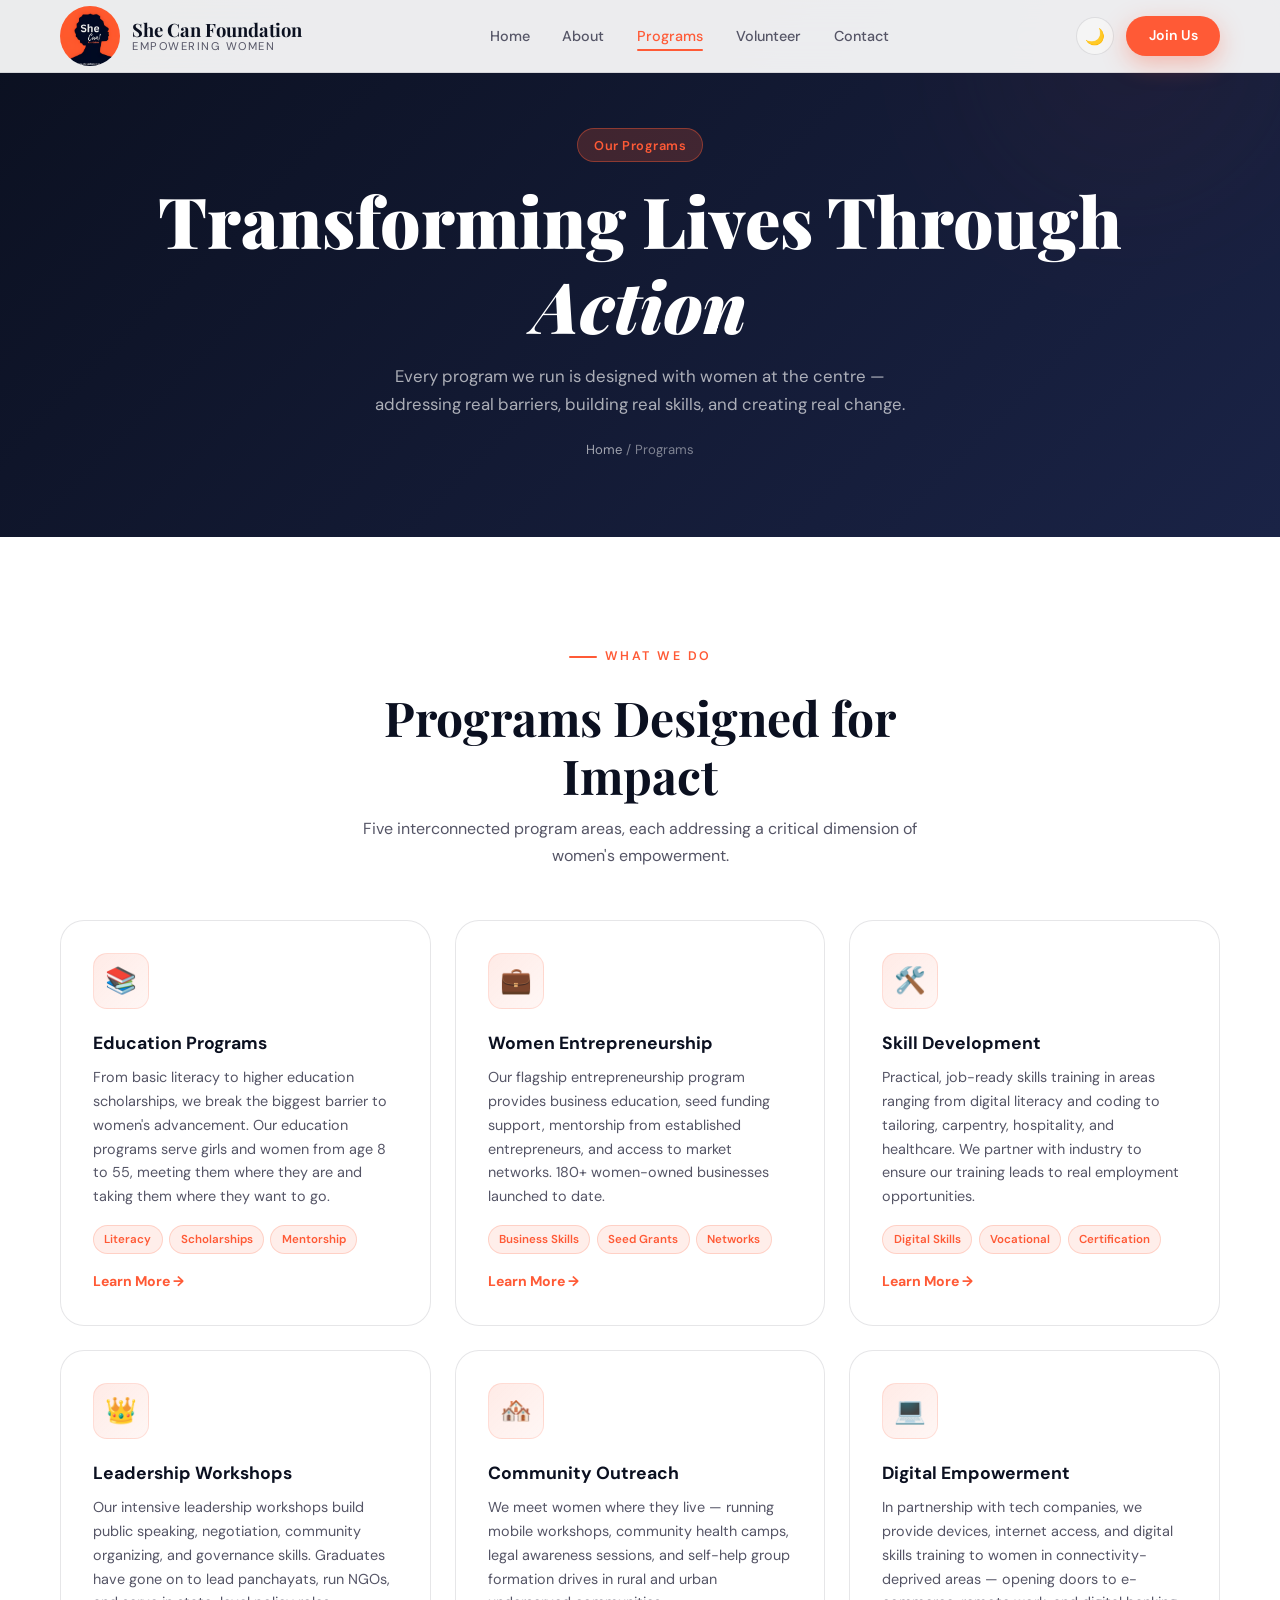
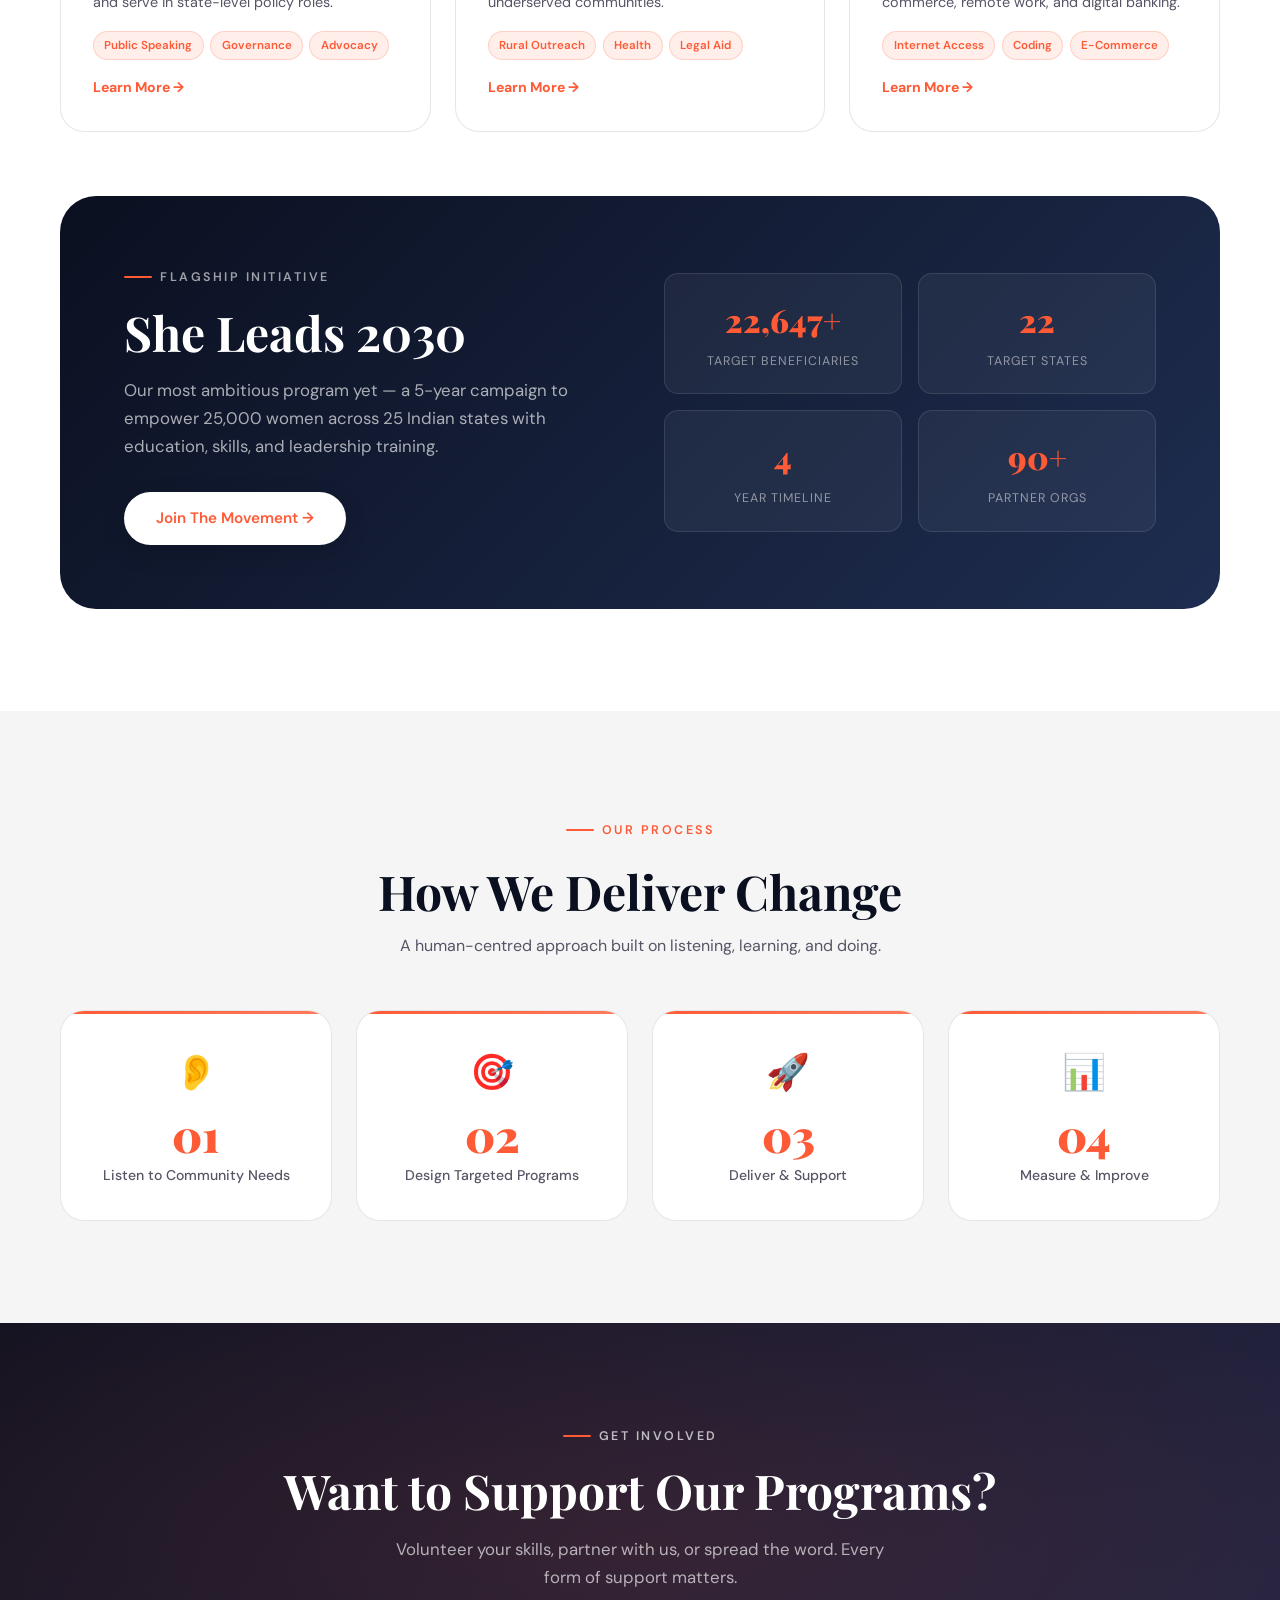
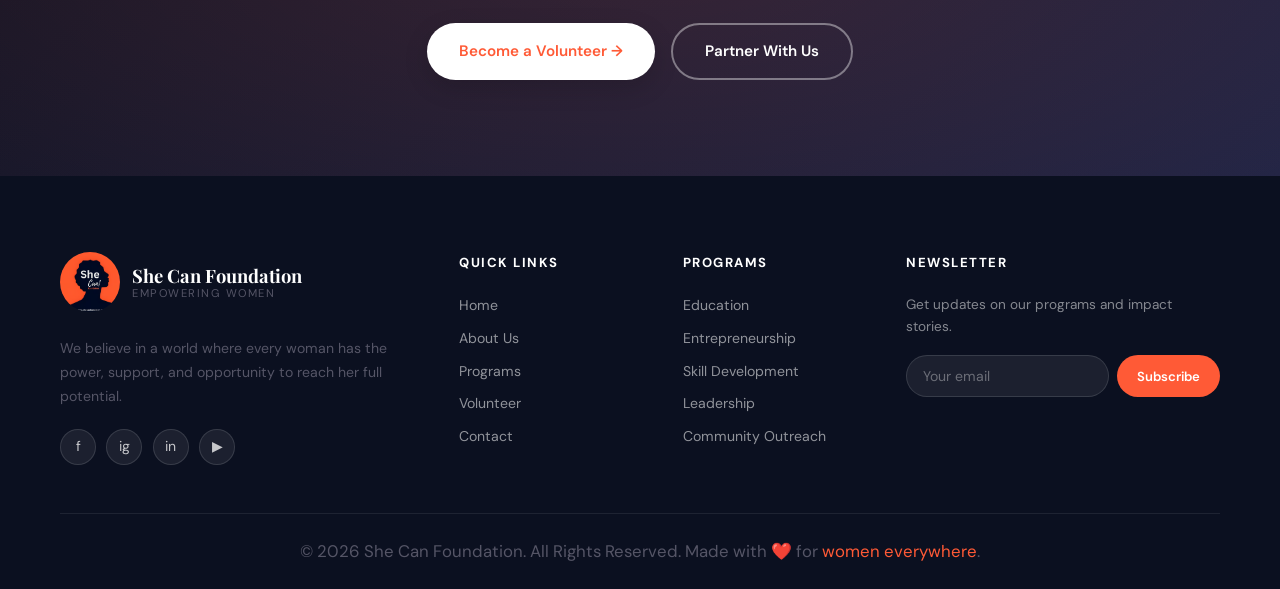
<file: programs.html>
<!doctype html>
<html lang="en" data-theme="light">
    <head>
        <meta charset="UTF-8" />
        <meta name="viewport" content="width=device-width, initial-scale=1.0" />
        <meta
            name="description"
            content="She Can Foundation programs — Education, Women Entrepreneurship, Skill Development, Leadership Workshops, and Community Outreach."
        />
        <title>Programs | She Can Foundation</title>
        <link rel="stylesheet" href="style.css" />
    </head>
    <body>
        <div class="page-transition"></div>
        <div id="progress-bar"></div>
        <div id="mouse-glow" aria-hidden="true"></div>

        <div id="loader" role="status">
            <div class="loader-logo"><span>She</span> Can Foundation</div>
            <div class="loader-bar"><div class="loader-bar-fill"></div></div>
        </div>

        <!-- NAVBAR -->
        <nav id="navbar" role="navigation" aria-label="Main navigation">
            <div class="container nav-inner">
                <a
                    href="index.html"
                    class="nav-brand"
                    aria-label="She Can Foundation - Home"
                >
                    <div><img class="logopic" src="shecan-logo.avif"></div>
                    <div class="nav-brand-text">
                        She Can Foundation <span>Empowering Women</span>
                    </div>
                </a>
                <ul class="nav-links">
                    <li><a href="index.html">Home</a></li>
                    <li><a href="about.html">About</a></li>
                    <li><a href="programs.html" class="active">Programs</a></li>
                    <li><a href="volunteer.html">Volunteer</a></li>
                    <li><a href="contact.html">Contact</a></li>
                </ul>
                <div class="nav-actions">
                    <button class="theme-toggle" aria-label="Toggle dark mode">
                        🌙
                    </button>
                    <a href="volunteer.html" class="btn btn-primary nav-cta"
                        >Join Us</a
                    >
                    <button
                        class="hamburger"
                        aria-label="Open navigation menu"
                        aria-expanded="false"
                    >
                        <span></span><span></span><span></span>
                    </button>
                </div>
            </div>
        </nav>

        <nav class="mobile-nav" aria-label="Mobile navigation">
            <a href="index.html">Home</a>
            <a href="about.html">About</a>
            <a href="programs.html">Programs</a>
            <a href="volunteer.html">Volunteer</a>
            <a href="contact.html">Contact</a>
            <a href="volunteer.html" class="btn btn-primary mobile-cta"
                >Join Us →</a
            >
        </nav>

        <!-- PAGE HERO -->
        <header
            class="page-hero page-top"
            aria-labelledby="programs-hero-heading"
        >
            <div
                class="blob blob-1"
                style="opacity: 0.12; top: -200px; right: -100px"
                aria-hidden="true"
            ></div>
            <div class="container" style="position: relative; z-index: 1">
                <div class="page-hero-badge">Our Programs</div>
                <h1 id="programs-hero-heading">
                    Transforming Lives Through <em>Action</em>
                </h1>
                <p>
                    Every program we run is designed with women at the centre —
                    addressing real barriers, building real skills, and creating
                    real change.
                </p>
                <nav class="breadcrumb" aria-label="Breadcrumb">
                    <a href="index.html">Home</a> / <span>Programs</span>
                </nav>
            </div>
        </header>

        <!-- PROGRAMS GRID -->
        <section aria-labelledby="programs-grid-heading">
            <div class="container">
                <div class="section-header reveal">
                    <span class="section-label">What We Do</span>
                    <h2 id="programs-grid-heading">
                        Programs Designed for Impact
                    </h2>
                    <p>
                        Five interconnected program areas, each addressing a
                        critical dimension of women's empowerment.
                    </p>
                </div>
                <div class="programs-grid">
                    <article class="program-card reveal reveal-delay-1">
                        <div class="prog-icon" aria-hidden="true">📚</div>
                        <div class="prog-title">Education Programs</div>
                        <p class="prog-desc">
                            From basic literacy to higher education
                            scholarships, we break the biggest barrier to
                            women's advancement. Our education programs serve
                            girls and women from age 8 to 55, meeting them where
                            they are and taking them where they want to go.
                        </p>
                        <div class="prog-tags">
                            <span class="prog-tag">Literacy</span>
                            <span class="prog-tag">Scholarships</span>
                            <span class="prog-tag">Mentorship</span>
                        </div>
                        <a href="contact.html" class="prog-link"
                            >Learn More →</a
                        >
                    </article>

                    <article class="program-card reveal reveal-delay-2">
                        <div class="prog-icon" aria-hidden="true">💼</div>
                        <div class="prog-title">Women Entrepreneurship</div>
                        <p class="prog-desc">
                            Our flagship entrepreneurship program provides
                            business education, seed funding support, mentorship
                            from established entrepreneurs, and access to market
                            networks. 180+ women-owned businesses launched to
                            date.
                        </p>
                        <div class="prog-tags">
                            <span class="prog-tag">Business Skills</span>
                            <span class="prog-tag">Seed Grants</span>
                            <span class="prog-tag">Networks</span>
                        </div>
                        <a href="contact.html" class="prog-link"
                            >Learn More →</a
                        >
                    </article>

                    <article class="program-card reveal reveal-delay-3">
                        <div class="prog-icon" aria-hidden="true">🛠️</div>
                        <div class="prog-title">Skill Development</div>
                        <p class="prog-desc">
                            Practical, job-ready skills training in areas
                            ranging from digital literacy and coding to
                            tailoring, carpentry, hospitality, and healthcare.
                            We partner with industry to ensure our training
                            leads to real employment opportunities.
                        </p>
                        <div class="prog-tags">
                            <span class="prog-tag">Digital Skills</span>
                            <span class="prog-tag">Vocational</span>
                            <span class="prog-tag">Certification</span>
                        </div>
                        <a href="contact.html" class="prog-link"
                            >Learn More →</a
                        >
                    </article>

                    <article class="program-card reveal reveal-delay-1">
                        <div class="prog-icon" aria-hidden="true">👑</div>
                        <div class="prog-title">Leadership Workshops</div>
                        <p class="prog-desc">
                            Our intensive leadership workshops build public
                            speaking, negotiation, community organizing, and
                            governance skills. Graduates have gone on to lead
                            panchayats, run NGOs, and serve in state-level
                            policy roles.
                        </p>
                        <div class="prog-tags">
                            <span class="prog-tag">Public Speaking</span>
                            <span class="prog-tag">Governance</span>
                            <span class="prog-tag">Advocacy</span>
                        </div>
                        <a href="contact.html" class="prog-link"
                            >Learn More →</a
                        >
                    </article>

                    <article class="program-card reveal reveal-delay-2">
                        <div class="prog-icon" aria-hidden="true">🏘️</div>
                        <div class="prog-title">Community Outreach</div>
                        <p class="prog-desc">
                            We meet women where they live — running mobile
                            workshops, community health camps, legal awareness
                            sessions, and self-help group formation drives in
                            rural and urban underserved communities.
                        </p>
                        <div class="prog-tags">
                            <span class="prog-tag">Rural Outreach</span>
                            <span class="prog-tag">Health</span>
                            <span class="prog-tag">Legal Aid</span>
                        </div>
                        <a href="contact.html" class="prog-link"
                            >Learn More →</a
                        >
                    </article>

                    <article class="program-card reveal reveal-delay-3">
                        <div class="prog-icon" aria-hidden="true">💻</div>
                        <div class="prog-title">Digital Empowerment</div>
                        <p class="prog-desc">
                            In partnership with tech companies, we provide
                            devices, internet access, and digital skills
                            training to women in connectivity-deprived areas —
                            opening doors to e-commerce, remote work, and
                            digital banking.
                        </p>
                        <div class="prog-tags">
                            <span class="prog-tag">Internet Access</span>
                            <span class="prog-tag">Coding</span>
                            <span class="prog-tag">E-Commerce</span>
                        </div>
                        <a href="contact.html" class="prog-link"
                            >Learn More →</a
                        >
                    </article>
                </div>

                <!-- Program Highlight -->
                <div
                    class="prog-highlight reveal"
                    aria-label="Flagship program statistics"
                >
                    <div class="prog-highlight-content">
                        <span
                            class="section-label"
                            style="color: rgba(255, 255, 255, 0.6)"
                            >Flagship Initiative</span
                        >
                        <h2>She Leads 2030</h2>
                        <p>
                            Our most ambitious program yet — a 5-year campaign
                            to empower 25,000 women across 25 Indian states with
                            education, skills, and leadership training.
                        </p>
                        <a href="volunteer.html" class="btn btn-white"
                            >Join The Movement →</a
                        >
                    </div>
                    <div class="prog-highlight-stats">
                        <div class="prog-stat-item">
                            <span
                                class="prog-stat-num"
                                data-count="25000"
                                data-suffix="+"
                                >25,000+</span
                            >
                            <span class="prog-stat-lbl"
                                >Target Beneficiaries</span
                            >
                        </div>
                        <div class="prog-stat-item">
                            <span class="prog-stat-num" data-count="25"
                                >25</span
                            >
                            <span class="prog-stat-lbl">Target States</span>
                        </div>
                        <div class="prog-stat-item">
                            <span class="prog-stat-num" data-count="5">5</span>
                            <span class="prog-stat-lbl">Year Timeline</span>
                        </div>
                        <div class="prog-stat-item">
                            <span
                                class="prog-stat-num"
                                data-count="100"
                                data-suffix="+"
                                >100+</span
                            >
                            <span class="prog-stat-lbl">Partner Orgs</span>
                        </div>
                    </div>
                </div>
            </div>
        </section>

        <!-- HOW WE WORK -->
        <section
            style="background: var(--bg-alt)"
            aria-labelledby="process-heading"
        >
            <div class="container">
                <div class="section-header reveal">
                    <span class="section-label">Our Process</span>
                    <h2 id="process-heading">How We Deliver Change</h2>
                    <p>
                        A human-centred approach built on listening, learning,
                        and doing.
                    </p>
                </div>
                <div class="impact-grid">
                    <article class="impact-card reveal reveal-delay-1">
                        <span class="impact-icon" aria-hidden="true">👂</span>
                        <span class="impact-number">01</span>
                        <span class="impact-label"
                            >Listen to Community Needs</span
                        >
                    </article>
                    <article class="impact-card reveal reveal-delay-2">
                        <span class="impact-icon" aria-hidden="true">🎯</span>
                        <span class="impact-number">02</span>
                        <span class="impact-label"
                            >Design Targeted Programs</span
                        >
                    </article>
                    <article class="impact-card reveal reveal-delay-3">
                        <span class="impact-icon" aria-hidden="true">🚀</span>
                        <span class="impact-number">03</span>
                        <span class="impact-label">Deliver & Support</span>
                    </article>
                    <article class="impact-card reveal reveal-delay-4">
                        <span class="impact-icon" aria-hidden="true">📊</span>
                        <span class="impact-number">04</span>
                        <span class="impact-label">Measure & Improve</span>
                    </article>
                </div>
            </div>
        </section>

        <!-- CTA -->
        <section class="cta-banner" aria-labelledby="prog-cta-heading">
            <div class="container" style="position: relative; z-index: 1">
                <span
                    class="section-label"
                    style="
                        color: rgba(255, 255, 255, 0.7);
                        justify-content: center;
                    "
                    >Get Involved</span
                >
                <h2 id="prog-cta-heading">Want to Support Our Programs?</h2>
                <p>
                    Volunteer your skills, partner with us, or spread the word.
                    Every form of support matters.
                </p>
                <div
                    style="
                        display: flex;
                        gap: 1rem;
                        justify-content: center;
                        flex-wrap: wrap;
                    "
                >
                    <a href="volunteer.html" class="btn btn-white"
                        >Become a Volunteer →</a
                    >
                    <a
                        href="contact.html"
                        class="btn btn-outline"
                        style="
                            border-color: rgba(255, 255, 255, 0.4);
                            color: #fff;
                        "
                        >Partner With Us</a
                    >
                </div>
            </div>
        </section>

        <!-- FOOTER -->
        <footer>
            <div class="container">
                <div class="footer-grid">
                    <div class="footer-brand">
                        <a
                            href="index.html"
                            class="nav-brand"
                            style="margin-bottom: 0.5rem; display: inline-flex"
                        >
                            <div><img class="logopic" src="shecan-logo.avif"></div>
                            <div class="nav-brand-text">
                                She Can Foundation <span>Empowering Women</span>
                            </div>
                        </a>
                        <p>
                            We believe in a world where every woman has the
                            power, support, and opportunity to reach her full
                            potential.
                        </p>
                        <div class="footer-social">
                            <a href="#" aria-label="Facebook">f</a>
                            <a href="#" aria-label="Instagram">ig</a>
                            <a href="#" aria-label="LinkedIn">in</a>
                            <a href="#" aria-label="YouTube">▶</a>
                        </div>
                    </div>
                    <nav aria-label="Quick links">
                        <div class="footer-col">
                            <h5>Quick Links</h5>
                            <ul>
                                <li><a href="index.html">Home</a></li>
                                <li><a href="about.html">About Us</a></li>
                                <li><a href="programs.html">Programs</a></li>
                                <li><a href="volunteer.html">Volunteer</a></li>
                                <li><a href="contact.html">Contact</a></li>
                            </ul>
                        </div>
                    </nav>
                    <div class="footer-col">
                        <h5>Programs</h5>
                        <ul>
                            <li><a href="programs.html">Education</a></li>
                            <li>
                                <a href="programs.html">Entrepreneurship</a>
                            </li>
                            <li>
                                <a href="programs.html">Skill Development</a>
                            </li>
                            <li><a href="programs.html">Leadership</a></li>
                            <li>
                                <a href="programs.html">Community Outreach</a>
                            </li>
                        </ul>
                    </div>
                    <div class="footer-col">
                        <h5>Newsletter</h5>
                        <p
                            style="
                                font-size: 0.85rem;
                                margin-bottom: 1rem;
                                color: rgba(255, 255, 255, 0.5);
                            "
                        >
                            Get updates on our programs and impact stories.
                        </p>
                        <form
                            class="newsletter-form"
                            aria-label="Newsletter subscription"
                        >
                            <input
                                type="email"
                                class="newsletter-input"
                                placeholder="Your email"
                                required
                            />
                            <button type="submit" class="newsletter-btn">
                                Subscribe
                            </button>
                        </form>
                    </div>
                </div>
            </div>
            <div class="footer-bottom">
                <p>
                    © 2026 She Can Foundation. All Rights Reserved. Made with ❤️
                    for <a href="#">women everywhere</a>.
                </p>
            </div>
        </footer>

        <button id="back-top" aria-label="Back to top">↑</button>
        <a
            href="volunteer.html"
            class="btn btn-primary"
            id="float-cta"
            style="opacity: 0; pointer-events: none; transition: opacity 0.3s"
            >Join Us 🚀</a
        >

        <script src="script.js"></script>
    </body>
</html>
</file>
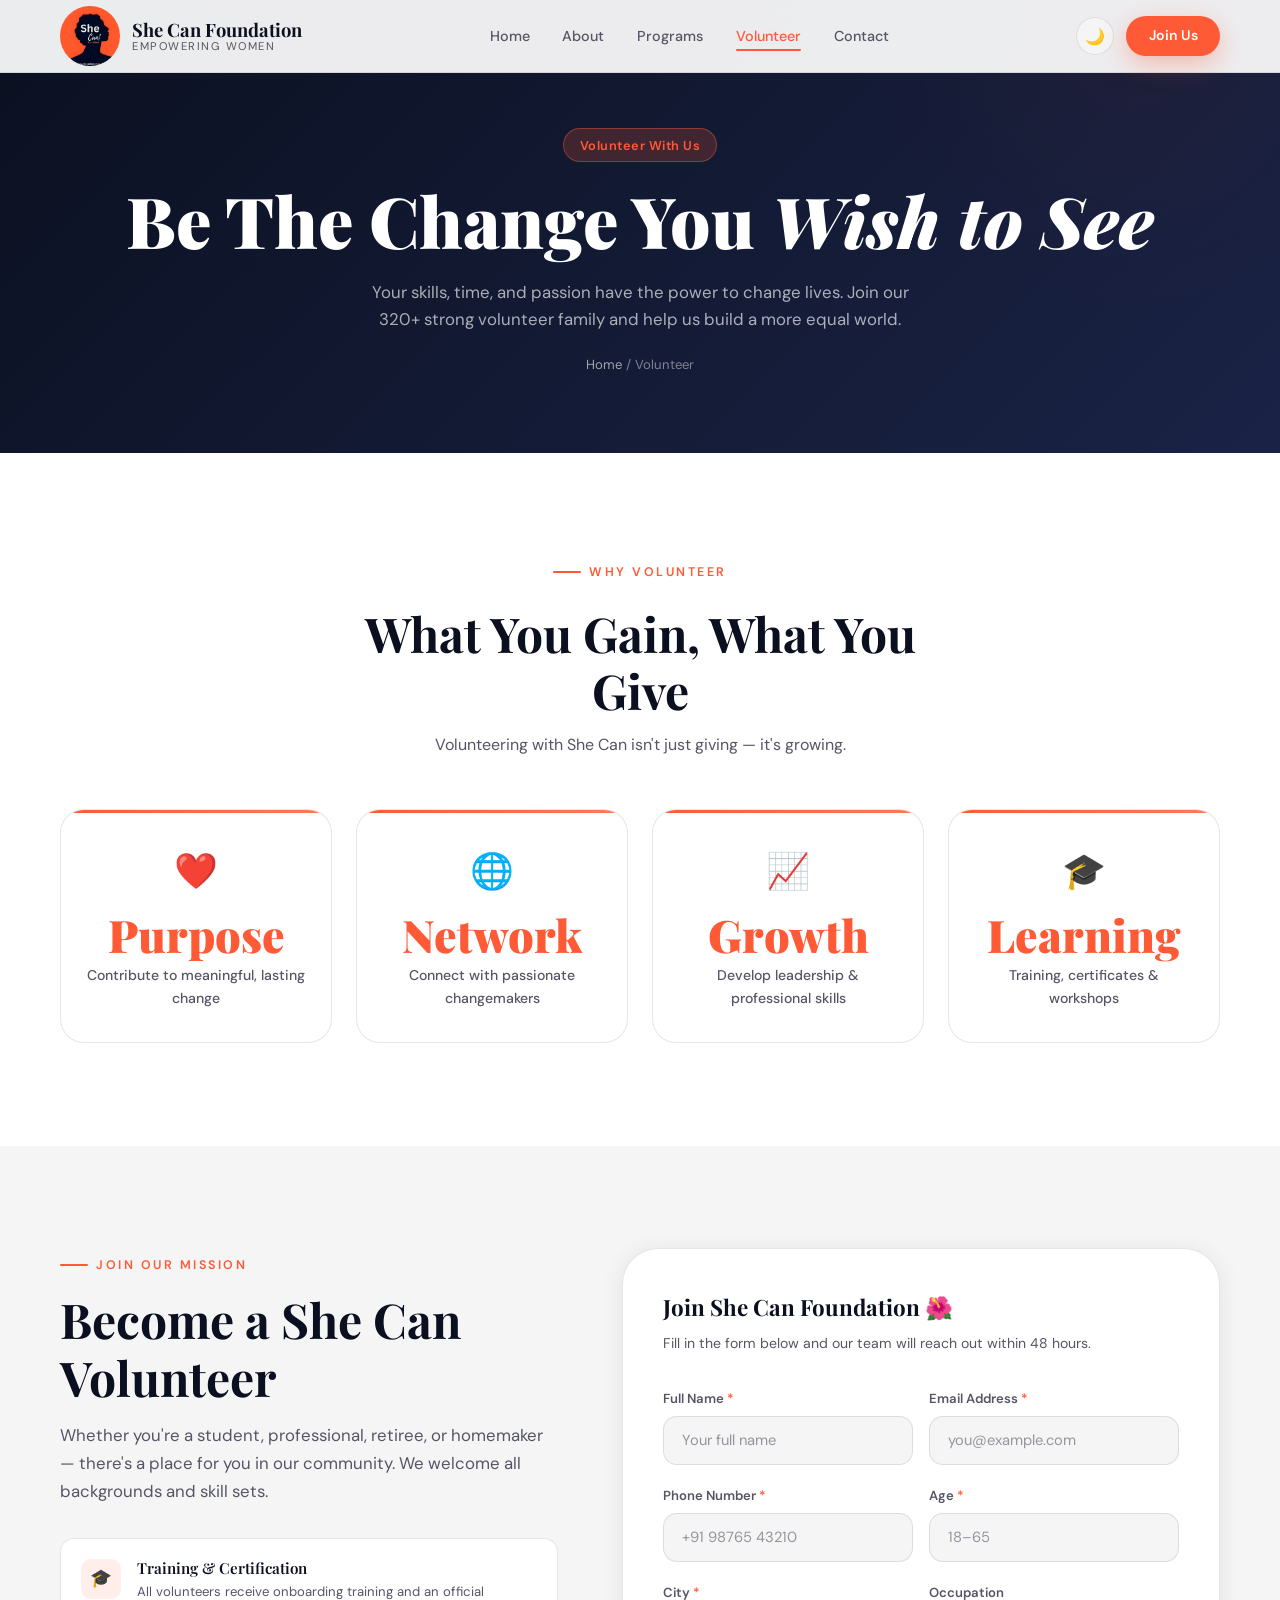
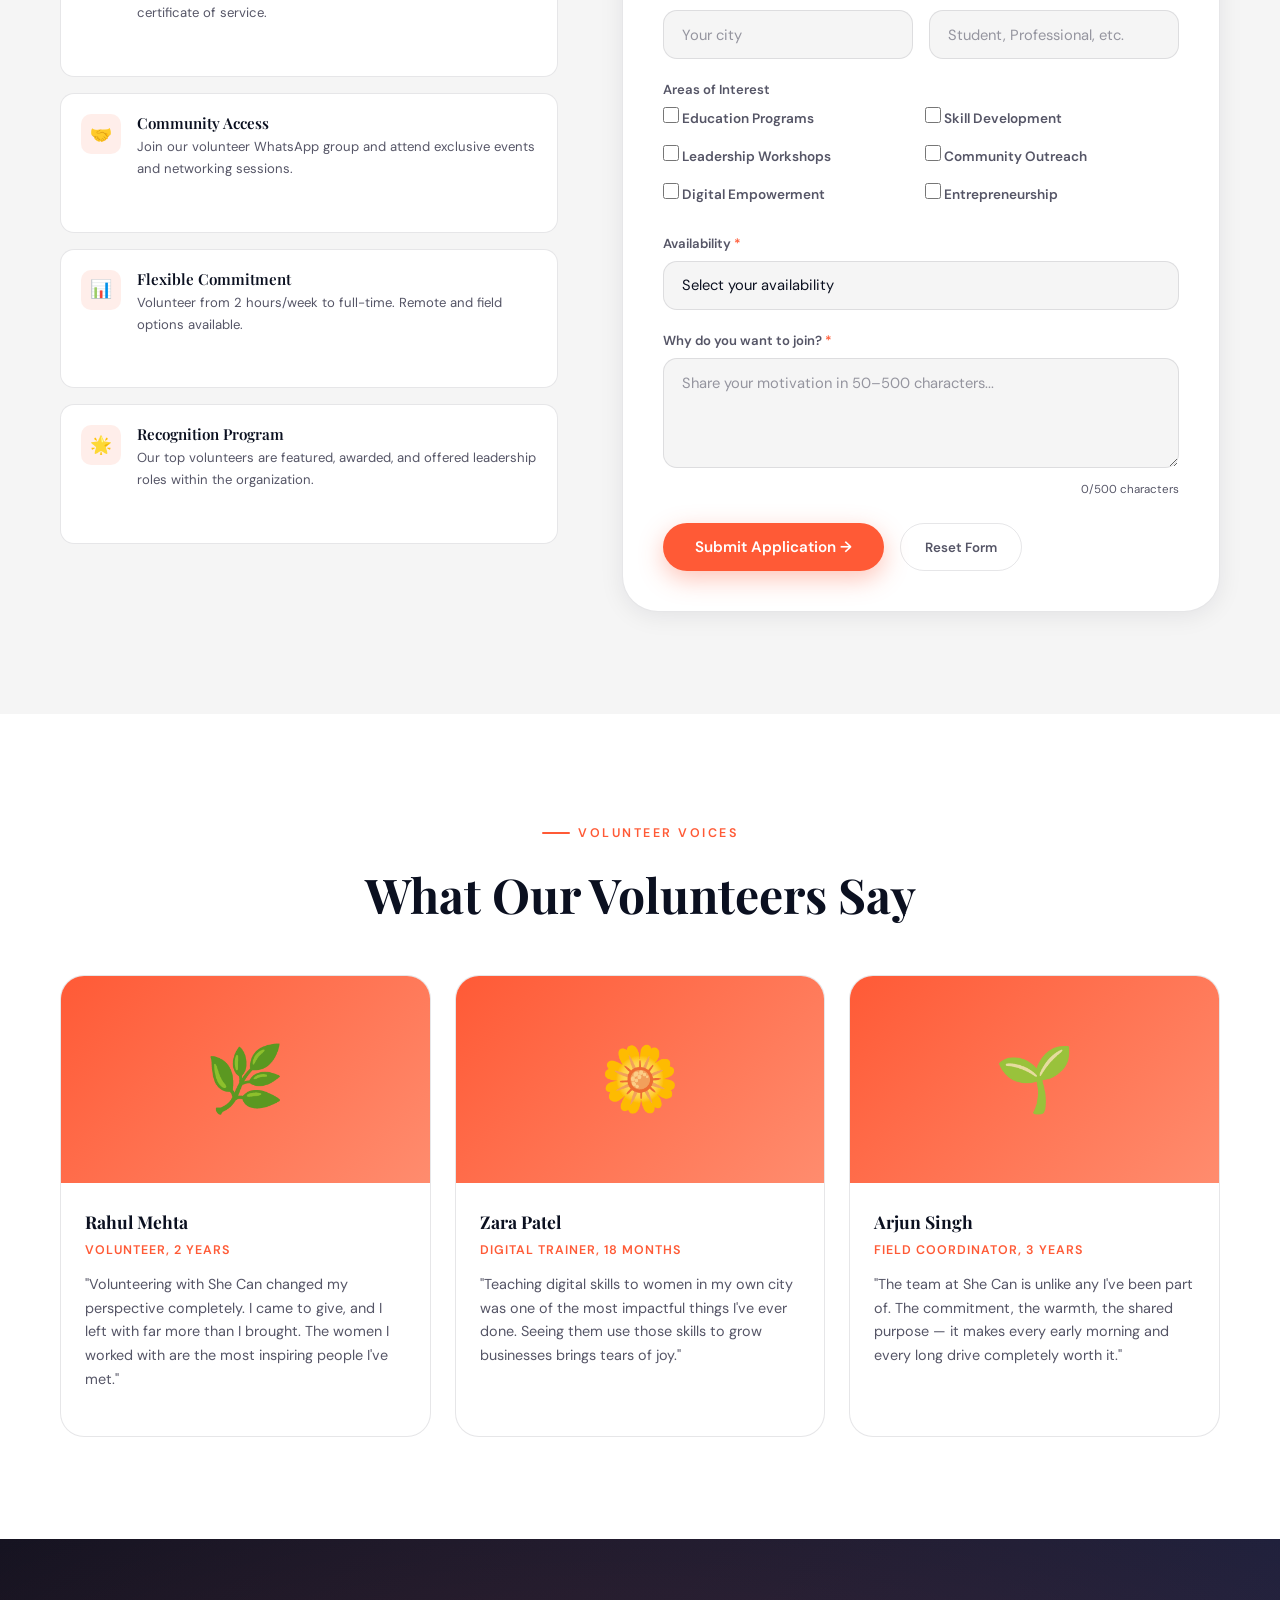
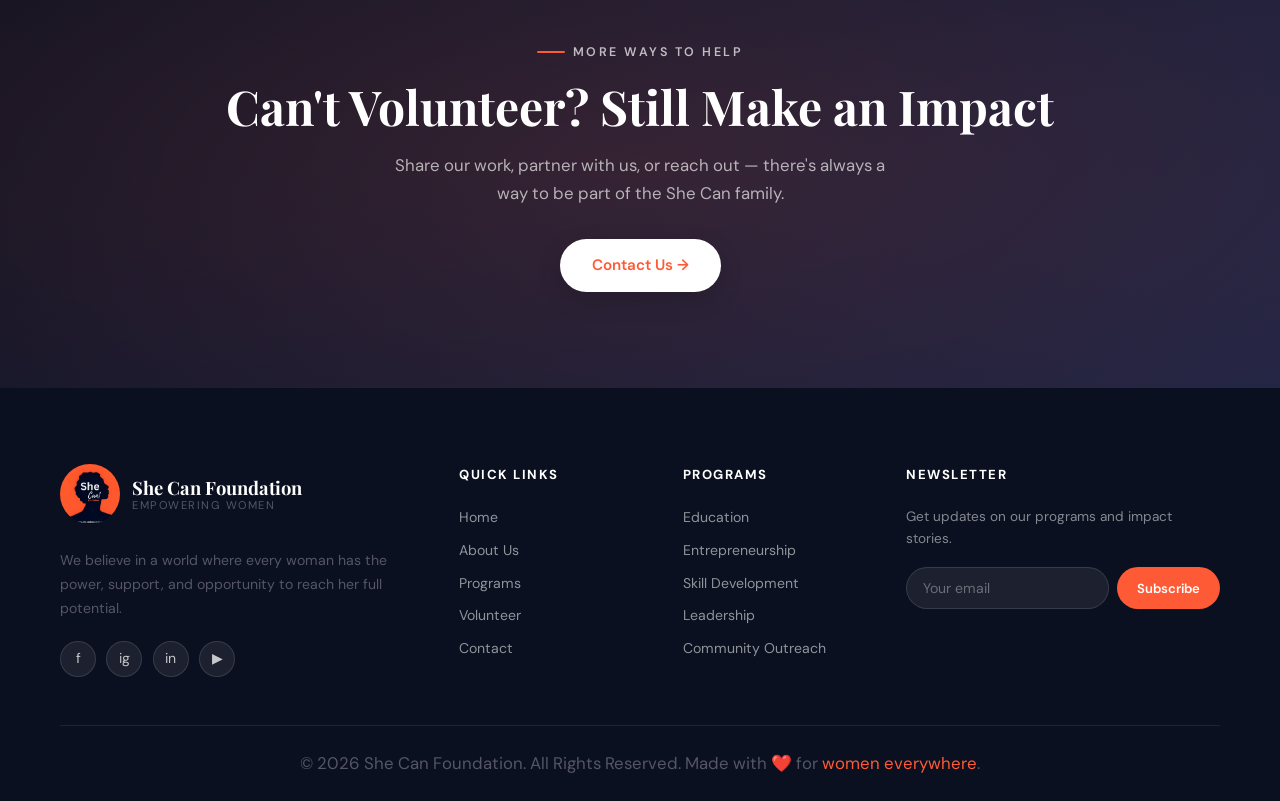
<file: volunteer.html>
<!doctype html>
<html lang="en" data-theme="light">
    <head>
        <meta charset="UTF-8" />
        <meta name="viewport" content="width=device-width, initial-scale=1.0" />
        <meta
            name="description"
            content="Volunteer with She Can Foundation — join our mission to empower women across India."
        />
        <title>Volunteer | She Can Foundation</title>
        <link rel="stylesheet" href="style.css" />
    </head>
    <body>
        <div class="page-transition"></div>
        <div id="progress-bar"></div>
        <div id="mouse-glow" aria-hidden="true"></div>

        <div id="loader" role="status">
            <div class="loader-logo"><span>She</span> Can Foundation</div>
            <div class="loader-bar"><div class="loader-bar-fill"></div></div>
        </div>

        <!-- NAVBAR -->
        <nav id="navbar" role="navigation" aria-label="Main navigation">
            <div class="container nav-inner">
                <a
                    href="index.html"
                    class="nav-brand"
                    aria-label="She Can Foundation - Home"
                >
                    <div><img class="logopic" src="shecan-logo.avif"></div>
                    <div class="nav-brand-text">
                        She Can Foundation <span>Empowering Women</span>
                    </div>
                </a>
                <ul class="nav-links">
                    <li><a href="index.html">Home</a></li>
                    <li><a href="about.html">About</a></li>
                    <li><a href="programs.html">Programs</a></li>
                    <li>
                        <a href="volunteer.html" class="active">Volunteer</a>
                    </li>
                    <li><a href="contact.html">Contact</a></li>
                </ul>
                <div class="nav-actions">
                    <button class="theme-toggle" aria-label="Toggle dark mode">
                        🌙
                    </button>
                    <a href="volunteer.html" class="btn btn-primary nav-cta"
                        >Join Us</a
                    >
                    <button
                        class="hamburger"
                        aria-label="Open navigation menu"
                        aria-expanded="false"
                    >
                        <span></span><span></span><span></span>
                    </button>
                </div>
            </div>
        </nav>

        <nav class="mobile-nav" aria-label="Mobile navigation">
            <a href="index.html">Home</a>
            <a href="about.html">About</a>
            <a href="programs.html">Programs</a>
            <a href="volunteer.html">Volunteer</a>
            <a href="contact.html">Contact</a>
            <a href="volunteer.html" class="btn btn-primary mobile-cta"
                >Join Us →</a
            >
        </nav>

        <!-- PAGE HERO -->
        <header class="page-hero page-top" aria-labelledby="vol-hero-heading">
            <div
                class="blob blob-1"
                style="opacity: 0.12; top: -200px; right: -100px"
                aria-hidden="true"
            ></div>
            <div class="container" style="position: relative; z-index: 1">
                <div class="page-hero-badge">Volunteer With Us</div>
                <h1 id="vol-hero-heading">
                    Be The Change You <em>Wish to See</em>
                </h1>
                <p>
                    Your skills, time, and passion have the power to change
                    lives. Join our 320+ strong volunteer family and help us
                    build a more equal world.
                </p>
                <nav class="breadcrumb" aria-label="Breadcrumb">
                    <a href="index.html">Home</a> / <span>Volunteer</span>
                </nav>
            </div>
        </header>

        <!-- WHY VOLUNTEER -->
        <section aria-labelledby="why-vol-heading">
            <div class="container">
                <div class="section-header reveal">
                    <span class="section-label">Why Volunteer</span>
                    <h2 id="why-vol-heading">What You Gain, What You Give</h2>
                    <p>
                        Volunteering with She Can isn't just giving — it's
                        growing.
                    </p>
                </div>
                <div class="impact-grid">
                    <article class="impact-card reveal reveal-delay-1">
                        <span class="impact-icon" aria-hidden="true">❤️</span>
                        <span class="impact-number">Purpose</span>
                        <span class="impact-label"
                            >Contribute to meaningful, lasting change</span
                        >
                    </article>
                    <article class="impact-card reveal reveal-delay-2">
                        <span class="impact-icon" aria-hidden="true">🌐</span>
                        <span class="impact-number">Network</span>
                        <span class="impact-label"
                            >Connect with passionate changemakers</span
                        >
                    </article>
                    <article class="impact-card reveal reveal-delay-3">
                        <span class="impact-icon" aria-hidden="true">📈</span>
                        <span class="impact-number">Growth</span>
                        <span class="impact-label"
                            >Develop leadership & professional skills</span
                        >
                    </article>
                    <article class="impact-card reveal reveal-delay-4">
                        <span class="impact-icon" aria-hidden="true">🎓</span>
                        <span class="impact-number">Learning</span>
                        <span class="impact-label"
                            >Training, certificates & workshops</span
                        >
                    </article>
                </div>
            </div>
        </section>

        <!-- VOLUNTEER LAYOUT -->
        <section
            style="background: var(--bg-alt)"
            aria-labelledby="join-form-heading"
        >
            <div class="container">
                <div class="volunteer-layout">
                    <!-- Left info -->
                    <div class="vol-info reveal-left">
                        <span class="section-label">Join Our Mission</span>
                        <h2 id="join-form-heading">
                            Become a She Can Volunteer
                        </h2>
                        <p>
                            Whether you're a student, professional, retiree, or
                            homemaker — there's a place for you in our
                            community. We welcome all backgrounds and skill
                            sets.
                        </p>
                        <div class="vol-perks">
                            <div class="vol-perk">
                                <div class="vol-perk-icon" aria-hidden="true">
                                    🎓
                                </div>
                                <div>
                                    <h4>Training & Certification</h4>
                                    <p>
                                        All volunteers receive onboarding
                                        training and an official certificate of
                                        service.
                                    </p>
                                </div>
                            </div>
                            <div class="vol-perk">
                                <div class="vol-perk-icon" aria-hidden="true">
                                    🤝
                                </div>
                                <div>
                                    <h4>Community Access</h4>
                                    <p>
                                        Join our volunteer WhatsApp group and
                                        attend exclusive events and networking
                                        sessions.
                                    </p>
                                </div>
                            </div>
                            <div class="vol-perk">
                                <div class="vol-perk-icon" aria-hidden="true">
                                    📊
                                </div>
                                <div>
                                    <h4>Flexible Commitment</h4>
                                    <p>
                                        Volunteer from 2 hours/week to
                                        full-time. Remote and field options
                                        available.
                                    </p>
                                </div>
                            </div>
                            <div class="vol-perk">
                                <div class="vol-perk-icon" aria-hidden="true">
                                    🌟
                                </div>
                                <div>
                                    <h4>Recognition Program</h4>
                                    <p>
                                        Our top volunteers are featured,
                                        awarded, and offered leadership roles
                                        within the organization.
                                    </p>
                                </div>
                            </div>
                        </div>
                    </div>

                    <!-- Form -->
                    <div class="reveal-right">
                        <div class="form-card">
                            <div class="form-title">
                                Join She Can Foundation 🌺
                            </div>
                            <p class="form-subtitle">
                                Fill in the form below and our team will reach
                                out within 48 hours.
                            </p>

                            <!-- Success Message (hidden until submit) -->
                            <div
                                id="vol-success"
                                class="form-success"
                                role="alert"
                            >
                                <div
                                    class="form-success-icon"
                                    aria-hidden="true"
                                >
                                    🎉
                                </div>
                                <h3>Welcome to the Family!</h3>
                                <p
                                    style="
                                        color: var(--text-secondary);
                                        margin-bottom: 1.5rem;
                                    "
                                >
                                    Thank you for signing up to volunteer. Our
                                    team will contact you within 48 hours.
                                    Together, we can create extraordinary
                                    change.
                                </p>
                                <a href="index.html" class="btn btn-primary"
                                    >Explore Our Work →</a
                                >
                            </div>

                            <form
                                id="volunteer-form"
                                novalidate
                                aria-label="Volunteer registration form"
                            >
                                <!-- Row 1: Name + Email -->
                                <div class="form-row">
                                    <div class="form-group">
                                        <label for="vol-name"
                                            >Full Name
                                            <span
                                                aria-hidden="true"
                                                style="color: var(--orange)"
                                                >*</span
                                            ></label
                                        >
                                        <input
                                            type="text"
                                            id="vol-name"
                                            name="fullName"
                                            class="form-control"
                                            placeholder="Your full name"
                                            required
                                            autocomplete="name"
                                        />
                                        <span class="form-error" role="alert"
                                            >Please enter your full name</span
                                        >
                                    </div>
                                    <div class="form-group">
                                        <label for="vol-email"
                                            >Email Address
                                            <span
                                                aria-hidden="true"
                                                style="color: var(--orange)"
                                                >*</span
                                            ></label
                                        >
                                        <input
                                            type="email"
                                            id="vol-email"
                                            name="email"
                                            class="form-control"
                                            placeholder="you@example.com"
                                            required
                                            autocomplete="email"
                                        />
                                        <span class="form-error" role="alert"
                                            >Please enter a valid email</span
                                        >
                                    </div>
                                </div>

                                <!-- Row 2: Phone + Age -->
                                <div class="form-row">
                                    <div class="form-group">
                                        <label for="vol-phone"
                                            >Phone Number
                                            <span
                                                aria-hidden="true"
                                                style="color: var(--orange)"
                                                >*</span
                                            ></label
                                        >
                                        <input
                                            type="tel"
                                            id="vol-phone"
                                            name="phone"
                                            class="form-control"
                                            placeholder="+91 98765 43210"
                                            required
                                            autocomplete="tel"
                                        />
                                        <span class="form-error" role="alert"
                                            >Please enter a valid phone
                                            number</span
                                        >
                                    </div>
                                    <div class="form-group">
                                        <label for="vol-age"
                                            >Age
                                            <span
                                                aria-hidden="true"
                                                style="color: var(--orange)"
                                                >*</span
                                            ></label
                                        >
                                        <input
                                            type="number"
                                            id="vol-age"
                                            name="age"
                                            class="form-control"
                                            placeholder="18–65"
                                            min="16"
                                            max="80"
                                            required
                                        />
                                        <span class="form-error" role="alert"
                                            >Please enter your age (16–80)</span
                                        >
                                    </div>
                                </div>

                                <!-- Row 3: City + Occupation -->
                                <div class="form-row">
                                    <div class="form-group">
                                        <label for="vol-city"
                                            >City
                                            <span
                                                aria-hidden="true"
                                                style="color: var(--orange)"
                                                >*</span
                                            ></label
                                        >
                                        <input
                                            type="text"
                                            id="vol-city"
                                            name="city"
                                            class="form-control"
                                            placeholder="Your city"
                                            required
                                            autocomplete="address-level2"
                                        />
                                        <span class="form-error" role="alert"
                                            >Please enter your city</span
                                        >
                                    </div>
                                    <div class="form-group">
                                        <label for="vol-occupation"
                                            >Occupation</label
                                        >
                                        <input
                                            type="text"
                                            id="vol-occupation"
                                            name="occupation"
                                            class="form-control"
                                            placeholder="Student, Professional, etc."
                                            autocomplete="organization-title"
                                        />
                                    </div>
                                </div>

                                <!-- Areas of Interest -->
                                <div class="form-group">
                                    <label>Areas of Interest</label>
                                    <div
                                        class="checkbox-group"
                                        role="group"
                                        aria-label="Select areas of interest"
                                    >
                                        <label class="checkbox-item">
                                            <input
                                                type="checkbox"
                                                name="interests"
                                                value="Education"
                                            />
                                            <span>Education Programs</span>
                                        </label>
                                        <label class="checkbox-item">
                                            <input
                                                type="checkbox"
                                                name="interests"
                                                value="Skill Development"
                                            />
                                            <span>Skill Development</span>
                                        </label>
                                        <label class="checkbox-item">
                                            <input
                                                type="checkbox"
                                                name="interests"
                                                value="Leadership"
                                            />
                                            <span>Leadership Workshops</span>
                                        </label>
                                        <label class="checkbox-item">
                                            <input
                                                type="checkbox"
                                                name="interests"
                                                value="Community Outreach"
                                            />
                                            <span>Community Outreach</span>
                                        </label>
                                        <label class="checkbox-item">
                                            <input
                                                type="checkbox"
                                                name="interests"
                                                value="Digital"
                                            />
                                            <span>Digital Empowerment</span>
                                        </label>
                                        <label class="checkbox-item">
                                            <input
                                                type="checkbox"
                                                name="interests"
                                                value="Entrepreneurship"
                                            />
                                            <span>Entrepreneurship</span>
                                        </label>
                                    </div>
                                </div>

                                <!-- Availability -->
                                <div class="form-group">
                                    <label for="vol-availability"
                                        >Availability
                                        <span
                                            aria-hidden="true"
                                            style="color: var(--orange)"
                                            >*</span
                                        ></label
                                    >
                                    <select
                                        id="vol-availability"
                                        name="availability"
                                        class="form-control"
                                        required
                                    >
                                        <option value="" disabled selected>
                                            Select your availability
                                        </option>
                                        <option value="weekends">
                                            Weekends Only
                                        </option>
                                        <option value="weekdays">
                                            Weekdays (Part-time)
                                        </option>
                                        <option value="fulltime">
                                            Full-time (Remote)
                                        </option>
                                        <option value="fulltime-field">
                                            Full-time (Field Work)
                                        </option>
                                        <option value="flexible">
                                            Flexible / As Needed
                                        </option>
                                    </select>
                                    <span class="form-error" role="alert"
                                        >Please select your availability</span
                                    >
                                </div>

                                <!-- Why join -->
                                <div class="form-group">
                                    <label for="vol-why"
                                        >Why do you want to join?
                                        <span
                                            aria-hidden="true"
                                            style="color: var(--orange)"
                                            >*</span
                                        ></label
                                    >
                                    <textarea
                                        id="vol-why"
                                        name="whyJoin"
                                        class="form-control"
                                        placeholder="Share your motivation in 50–500 characters..."
                                        maxlength="500"
                                        required
                                    ></textarea>
                                    <div class="char-count" aria-live="polite">
                                        0/500 characters
                                    </div>
                                    <span class="form-error" role="alert"
                                        >Please tell us why you want to
                                        join</span
                                    >
                                </div>

                                <div class="form-actions">
                                    <button
                                        type="submit"
                                        class="btn btn-primary"
                                    >
                                        Submit Application →
                                    </button>
                                    <button type="button" class="btn-reset">
                                        Reset Form
                                    </button>
                                </div>
                            </form>
                        </div>
                    </div>
                </div>
            </div>
        </section>

        <!-- VOLUNTEER STORIES -->
        <section aria-labelledby="vol-stories-heading">
            <div class="container">
                <div class="section-header reveal">
                    <span class="section-label">Volunteer Voices</span>
                    <h2 id="vol-stories-heading">What Our Volunteers Say</h2>
                </div>
                <div class="stories-grid">
                    <article class="story-card reveal reveal-delay-1">
                        <div class="story-img" aria-hidden="true">🌿</div>
                        <div class="story-body">
                            <div class="story-name">Rahul Mehta</div>
                            <div class="story-role">Volunteer, 2 years</div>
                            <p class="story-text">
                                "Volunteering with She Can changed my
                                perspective completely. I came to give, and I
                                left with far more than I brought. The women I
                                worked with are the most inspiring people I've
                                met."
                            </p>
                        </div>
                    </article>
                    <article class="story-card reveal reveal-delay-2">
                        <div class="story-img" aria-hidden="true">🌼</div>
                        <div class="story-body">
                            <div class="story-name">Zara Patel</div>
                            <div class="story-role">
                                Digital Trainer, 18 months
                            </div>
                            <p class="story-text">
                                "Teaching digital skills to women in my own city
                                was one of the most impactful things I've ever
                                done. Seeing them use those skills to grow
                                businesses brings tears of joy."
                            </p>
                        </div>
                    </article>
                    <article class="story-card reveal reveal-delay-3">
                        <div class="story-img" aria-hidden="true">🌱</div>
                        <div class="story-body">
                            <div class="story-name">Arjun Singh</div>
                            <div class="story-role">
                                Field Coordinator, 3 years
                            </div>
                            <p class="story-text">
                                "The team at She Can is unlike any I've been
                                part of. The commitment, the warmth, the shared
                                purpose — it makes every early morning and every
                                long drive completely worth it."
                            </p>
                        </div>
                    </article>
                </div>
            </div>
        </section>

        <!-- CTA -->
        <section class="cta-banner" aria-labelledby="vol-cta-heading">
            <div class="container" style="position: relative; z-index: 1">
                <span
                    class="section-label"
                    style="
                        color: rgba(255, 255, 255, 0.7);
                        justify-content: center;
                    "
                    >More Ways to Help</span
                >
                <h2 id="vol-cta-heading">
                    Can't Volunteer? Still Make an Impact
                </h2>
                <p>
                    Share our work, partner with us, or reach out — there's
                    always a way to be part of the She Can family.
                </p>
                <a href="contact.html" class="btn btn-white">Contact Us →</a>
            </div>
        </section>

        <!-- FOOTER -->
        <footer>
            <div class="container">
                <div class="footer-grid">
                    <div class="footer-brand">
                        <a
                            href="index.html"
                            class="nav-brand"
                            style="margin-bottom: 0.5rem; display: inline-flex"
                        >
                            <div><img class="logopic" src="shecan-logo.avif"></div>
                            <div class="nav-brand-text">
                                She Can Foundation <span>Empowering Women</span>
                            </div>
                        </a>
                        <p>
                            We believe in a world where every woman has the
                            power, support, and opportunity to reach her full
                            potential.
                        </p>
                        <div class="footer-social">
                            <a href="#" aria-label="Facebook">f</a>
                            <a href="#" aria-label="Instagram">ig</a>
                            <a href="#" aria-label="LinkedIn">in</a>
                            <a href="#" aria-label="YouTube">▶</a>
                        </div>
                    </div>
                    <nav aria-label="Quick links">
                        <div class="footer-col">
                            <h5>Quick Links</h5>
                            <ul>
                                <li><a href="index.html">Home</a></li>
                                <li><a href="about.html">About Us</a></li>
                                <li><a href="programs.html">Programs</a></li>
                                <li><a href="volunteer.html">Volunteer</a></li>
                                <li><a href="contact.html">Contact</a></li>
                            </ul>
                        </div>
                    </nav>
                    <div class="footer-col">
                        <h5>Programs</h5>
                        <ul>
                            <li><a href="programs.html">Education</a></li>
                            <li>
                                <a href="programs.html">Entrepreneurship</a>
                            </li>
                            <li>
                                <a href="programs.html">Skill Development</a>
                            </li>
                            <li><a href="programs.html">Leadership</a></li>
                            <li>
                                <a href="programs.html">Community Outreach</a>
                            </li>
                        </ul>
                    </div>
                    <div class="footer-col">
                        <h5>Newsletter</h5>
                        <p
                            style="
                                font-size: 0.85rem;
                                margin-bottom: 1rem;
                                color: rgba(255, 255, 255, 0.5);
                            "
                        >
                            Get updates on our programs and impact stories.
                        </p>
                        <form
                            class="newsletter-form"
                            aria-label="Newsletter subscription"
                        >
                            <input
                                type="email"
                                class="newsletter-input"
                                placeholder="Your email"
                                required
                            />
                            <button type="submit" class="newsletter-btn">
                                Subscribe
                            </button>
                        </form>
                    </div>
                </div>
            </div>
            <div class="footer-bottom">
                <p>
                    © 2026 She Can Foundation. All Rights Reserved. Made with ❤️
                    for <a href="#">women everywhere</a>.
                </p>
            </div>
        </footer>

        <button id="back-top" aria-label="Back to top">↑</button>

        <script src="script.js"></script>
    </body>
</html>
</file>
<file: style.css>
/* ============================================================
   SHE CAN FOUNDATION — style.css
   ============================================================ */

/* ---------- Google Fonts ---------- */
@import url("https://fonts.googleapis.com/css2?family=Playfair+Display:ital,wght@0,400;0,700;0,900;1,400;1,700&family=DM+Sans:ital,opsz,wght@0,9..40,300;0,9..40,400;0,9..40,500;0,9..40,600;0,9..40,700;1,9..40,300&display=swap");

/* ---------- CSS Variables ---------- */
:root {
    --orange: #ff5a36;
    --orange-light: #ff7a5a;
    --orange-dark: #e03d1e;
    --navy: #0b1020;
    --white: #ffffff;
    --gray-soft: #f5f5f5;
    --gray-mid: #e0e0e0;
    --gray-text: #666677;
    --black: #0b1020;

    /* Semantic */
    --bg: #ffffff;
    --bg-alt: #f5f5f5;
    --bg-card: #ffffff;
    --text-primary: #0b1020;
    --text-secondary: #555566;
    --border: rgba(11, 16, 32, 0.1);
    --shadow: 0 4px 24px rgba(11, 16, 32, 0.08);
    --shadow-lg: 0 16px 48px rgba(11, 16, 32, 0.12);
    --glass-bg: rgba(255, 255, 255, 0.65);
    --glass-border: rgba(255, 255, 255, 0.4);
    --nav-bg: rgba(255, 255, 255, 0.92);

    /* Typography */
    --font-display: "Playfair Display", Georgia, serif;
    --font-body: "DM Sans", sans-serif;

    /* Sizing */
    --radius: 14px;
    --radius-lg: 24px;
    --radius-xl: 36px;
    --transition: 0.35s cubic-bezier(0.4, 0, 0.2, 1);
}

[data-theme="dark"] {
    --bg: #0b1020;
    --bg-alt: #131829;
    --bg-card: #1a2035;
    --text-primary: #f0f2ff;
    --text-secondary: #9da8c5;
    --border: rgba(255, 255, 255, 0.08);
    --shadow: 0 4px 24px rgba(0, 0, 0, 0.3);
    --shadow-lg: 0 16px 48px rgba(0, 0, 0, 0.4);
    --glass-bg: rgba(26, 32, 53, 0.75);
    --glass-border: rgba(255, 255, 255, 0.1);
    --nav-bg: rgba(11, 16, 32, 0.93);
}

/* ---------- Reset & Base ---------- */
*,
*::before,
*::after {
    box-sizing: border-box;
    margin: 0;
    padding: 0;
}
html {
    scroll-behavior: smooth;
    font-size: 16px;
}
body {
    font-family: var(--font-body);
    background: var(--bg);
    color: var(--text-primary);
    line-height: 1.65;
    overflow-x: hidden;
    transition:
        background var(--transition),
        color var(--transition);
}
img {
    max-width: 100%;
    height: auto;
    display: block;
}
a {
    color: inherit;
    text-decoration: none;
}
ul {
    list-style: none;
}
button {
    cursor: pointer;
    border: none;
    background: none;
    font-family: var(--font-body);
}
input,
textarea,
select {
    font-family: var(--font-body);
}
::selection {
    background: var(--orange);
    color: #fff;
}
:focus-visible {
    outline: 3px solid var(--orange);
    outline-offset: 3px;
}

/* ---------- Loading Screen ---------- */
#loader {
    position: fixed;
    inset: 0;
    z-index: 9999;
    background: var(--navy);
    display: flex;
    align-items: center;
    justify-content: center;
    flex-direction: column;
    gap: 1.5rem;
    transition:
        opacity 0.5s,
        visibility 0.5s;
}
#loader.hidden {
    opacity: 0;
    visibility: hidden;
}
.loader-logo {
    font-family: var(--font-display);
    font-size: clamp(1.8rem, 5vw, 3rem);
    font-weight: 900;
    color: #fff;
    letter-spacing: -0.5px;
}
.loader-logo span {
    color: var(--orange);
}
.loader-bar {
    width: 180px;
    height: 3px;
    background: rgba(255, 255, 255, 0.15);
    border-radius: 99px;
    overflow: hidden;
}
.loader-bar-fill {
    height: 100%;
    width: 0;
    background: linear-gradient(90deg, var(--orange), var(--orange-light));
    border-radius: 99px;
    animation: loaderFill 1.8s ease forwards;
}
@keyframes loaderFill {
    to {
        width: 100%;
    }
}

/* ---------- Scrollbar ---------- */
::-webkit-scrollbar {
    width: 5px;
}
::-webkit-scrollbar-track {
    background: var(--bg-alt);
}
::-webkit-scrollbar-thumb {
    background: var(--orange);
    border-radius: 99px;
}

/* ---------- Typography Helpers ---------- */
.section-label {
    display: inline-flex;
    align-items: center;
    gap: 0.5rem;
    font-size: 0.78rem;
    font-weight: 600;
    letter-spacing: 2.5px;
    text-transform: uppercase;
    color: var(--orange);
    margin-bottom: 1rem;
}
.section-label::before {
    content: "";
    display: block;
    width: 28px;
    height: 2px;
    background: var(--orange);
    border-radius: 2px;
}
h1,
h2,
h3,
h4 {
    font-family: var(--font-display);
    line-height: 1.2;
}
h1 {
    font-size: clamp(2.2rem, 5.5vw, 4.5rem);
    font-weight: 900;
}
h2 {
    font-size: clamp(1.7rem, 4vw, 3rem);
    font-weight: 700;
}
h3 {
    font-size: clamp(1.2rem, 2.5vw, 1.6rem);
    font-weight: 700;
}
h4 {
    font-size: clamp(1rem, 2vw, 1.2rem);
    font-weight: 600;
}
p {
    font-size: clamp(0.95rem, 1.8vw, 1.05rem);
    color: var(--text-secondary);
}

/* ---------- Buttons ---------- */
.btn {
    display: inline-flex;
    align-items: center;
    gap: 0.5rem;
    padding: 0.85rem 2rem;
    font-family: var(--font-body);
    font-size: 0.95rem;
    font-weight: 600;
    border-radius: 99px;
    transition: all var(--transition);
    position: relative;
    overflow: hidden;
    white-space: nowrap;
}
.btn::after {
    content: "";
    position: absolute;
    inset: 0;
    background: rgba(255, 255, 255, 0.15);
    transform: scaleX(0);
    transform-origin: left;
    transition: transform 0.3s;
}
.btn:hover::after {
    transform: scaleX(1);
}
.btn-primary {
    background: var(--orange);
    color: #fff;
    box-shadow: 0 8px 24px rgba(255, 90, 54, 0.35);
}
.btn-primary:hover {
    background: var(--orange-dark);
    transform: translateY(-2px);
    box-shadow: 0 12px 32px rgba(255, 90, 54, 0.45);
}
.btn-outline {
    border: 2px solid var(--orange);
    color: var(--orange);
    background: transparent;
}
.btn-outline:hover {
    background: var(--orange);
    color: #fff;
    transform: translateY(-2px);
}
.btn-white {
    background: #fff;
    color: var(--orange);
    box-shadow: 0 8px 24px rgba(0, 0, 0, 0.15);
}
.btn-white:hover {
    transform: translateY(-2px);
    box-shadow: 0 12px 32px rgba(0, 0, 0, 0.2);
}

/* Ripple */
.btn .ripple {
    position: absolute;
    border-radius: 50%;
    background: rgba(255, 255, 255, 0.35);
    transform: scale(0);
    animation: rippleAnim 0.55s linear;
    pointer-events: none;
}
@keyframes rippleAnim {
    to {
        transform: scale(4);
        opacity: 0;
    }
}

/* --------- logo resizing --------*/
.logopic {
    height:60px;
    width:60px;
    border-radius: 100px;
}

/* ---------- Container ---------- */
.container {
    width: 100%;
    max-width: 1240px;
    margin: 0 auto;
    padding: 0 clamp(1.2rem, 5vw, 2.5rem);
}

/* ---------- Sections ---------- */
section {
    padding: clamp(4rem, 8vw, 7rem) 0;
}

/* ---------- SVG Wave ---------- */
.wave-divider {
    display: block;
    line-height: 0;
}
.wave-divider svg {
    display: block;
    width: 100%;
}

/* ============================================================
   NAVIGATION
   ============================================================ */
#navbar {
    position: fixed;
    top: 0;
    left: 0;
    right: 0;
    z-index: 1000;
    background: var(--nav-bg);
    backdrop-filter: blur(16px);
    border-bottom: 1px solid var(--border);
    transition: all var(--transition);
}
#navbar.scrolled {
    box-shadow: 0 4px 24px rgba(0, 0, 0, 0.1);
    padding-block: 0;
}
.nav-inner {
    display: flex;
    align-items: center;
    justify-content: space-between;
    height: 72px;
    transition: height var(--transition);
}
#navbar.scrolled .nav-inner {
    height: 60px;
}

.nav-brand {
    display: flex;
    align-items: center;
    gap: 0.75rem;
}
.nav-logo-mark {
    width: 40px;
    height: 40px;
    background: var(--orange);
    border-radius: 50%;
    display: flex;
    align-items: center;
    justify-content: center;
    font-family: var(--font-display);
    font-size: 1.1rem;
    font-weight: 900;
    color: #fff;
    flex-shrink: 0;
    box-shadow: 0 4px 12px rgba(255, 90, 54, 0.35);
}
.nav-brand-text {
    font-family: var(--font-display);
    font-size: 1.15rem;
    font-weight: 700;
    color: var(--text-primary);
    line-height: 1.15;
}
.nav-brand-text span {
    display: block;
    font-size: 0.7rem;
    font-family: var(--font-body);
    font-weight: 400;
    color: var(--text-secondary);
    text-transform: uppercase;
    letter-spacing: 1.5px;
}

.nav-links {
    display: flex;
    align-items: center;
    gap: 0.25rem;
}
.nav-links a {
    padding: 0.5rem 0.9rem;
    font-size: 0.9rem;
    font-weight: 500;
    color: var(--text-secondary);
    border-radius: 8px;
    transition: all 0.2s;
    position: relative;
}
.nav-links a::after {
    content: "";
    position: absolute;
    bottom: 2px;
    left: 50%;
    right: 50%;
    height: 2px;
    background: var(--orange);
    border-radius: 2px;
    transition:
        left 0.25s,
        right 0.25s;
}
.nav-links a:hover,
.nav-links a.active {
    color: var(--orange);
}
.nav-links a:hover::after,
.nav-links a.active::after {
    left: 0.9rem;
    right: 0.9rem;
}

.nav-actions {
    display: flex;
    align-items: center;
    gap: 0.75rem;
}

/* Theme toggle */
.theme-toggle {
    width: 38px;
    height: 38px;
    border-radius: 50%;
    background: var(--bg-alt);
    border: 1px solid var(--border);
    display: flex;
    align-items: center;
    justify-content: center;
    font-size: 1rem;
    transition: all 0.25s;
}
.theme-toggle:hover {
    background: var(--orange);
    color: #fff;
    border-color: var(--orange);
}

.nav-cta {
    padding: 0.55rem 1.4rem;
    font-size: 0.88rem;
}

/* Hamburger */
.hamburger {
    display: none;
    width: 38px;
    height: 38px;
    flex-direction: column;
    align-items: center;
    justify-content: center;
    gap: 5px;
    border-radius: 8px;
    background: var(--bg-alt);
    border: 1px solid var(--border);
}
.hamburger span {
    display: block;
    width: 20px;
    height: 2px;
    background: var(--text-primary);
    border-radius: 2px;
    transition: all 0.3s;
}
.hamburger.open span:nth-child(1) {
    transform: rotate(45deg) translate(5px, 5px);
}
.hamburger.open span:nth-child(2) {
    opacity: 0;
    transform: scaleX(0);
}
.hamburger.open span:nth-child(3) {
    transform: rotate(-45deg) translate(5px, -5px);
}

/* Mobile nav */
.mobile-nav {
    display: none;
    position: fixed;
    top: 72px;
    left: 0;
    right: 0;
    bottom: 0;
    z-index: 999;
    background: var(--bg);
    padding: 2rem 1.5rem;
    transform: translateX(100%);
    transition: transform 0.4s cubic-bezier(0.4, 0, 0.2, 1);
    overflow-y: auto;
    border-top: 1px solid var(--border);
}
.mobile-nav.open {
    transform: translateX(0);
}
.mobile-nav a {
    display: block;
    padding: 1rem 0;
    font-size: 1.3rem;
    font-weight: 600;
    color: var(--text-primary);
    border-bottom: 1px solid var(--border);
    transition:
        color 0.2s,
        padding-left 0.2s;
}
.mobile-nav a:hover {
    color: var(--orange);
    padding-left: 0.75rem;
}
.mobile-nav .mobile-cta {
    margin-top: 1.5rem;
    display: block;
    text-align: center;
}

/* Page offset */
.page-top {
    padding-top: 72px;
}

/* ============================================================
   HERO
   ============================================================ */
.hero {
    min-height: 100svh;
    display: flex;
    align-items: center;
    position: relative;
    overflow: hidden;
    background: var(--bg);
    padding-top: 72px;
}
.hero-bg {
    position: absolute;
    inset: 0;
    z-index: 0;
    background:
        radial-gradient(
            ellipse 80% 60% at 70% 40%,
            rgba(255, 90, 54, 0.08) 0%,
            transparent 60%
        ),
        radial-gradient(
            ellipse 50% 50% at 20% 80%,
            rgba(255, 90, 54, 0.05) 0%,
            transparent 55%
        );
}
[data-theme="dark"] .hero-bg {
    background:
        radial-gradient(
            ellipse 80% 60% at 70% 40%,
            rgba(255, 90, 54, 0.12) 0%,
            transparent 60%
        ),
        radial-gradient(
            ellipse 50% 50% at 20% 80%,
            rgba(255, 90, 54, 0.07) 0%,
            transparent 55%
        );
}

/* Floating blobs */
.blob {
    position: absolute;
    border-radius: 50%;
    filter: blur(70px);
    pointer-events: none;
    z-index: 0;
    opacity: 0.35;
}
.blob-1 {
    width: 500px;
    height: 500px;
    background: radial-gradient(
        circle,
        rgba(255, 90, 54, 0.4),
        transparent 70%
    );
    top: -150px;
    right: -100px;
    animation: blobFloat 8s ease-in-out infinite;
}
.blob-2 {
    width: 300px;
    height: 300px;
    background: radial-gradient(
        circle,
        rgba(255, 120, 80, 0.3),
        transparent 70%
    );
    bottom: -50px;
    left: 10%;
    animation: blobFloat 10s ease-in-out infinite reverse;
}
@keyframes blobFloat {
    0%,
    100% {
        transform: translate(0, 0) scale(1);
    }
    33% {
        transform: translate(20px, -20px) scale(1.05);
    }
    66% {
        transform: translate(-15px, 15px) scale(0.97);
    }
}

/* Floating shapes */
.shape {
    position: absolute;
    border-radius: 50%;
    pointer-events: none;
    border: 1.5px solid rgba(255, 90, 54, 0.2);
    animation: shapeSpin linear infinite;
}
.shape-1 {
    width: 120px;
    height: 120px;
    top: 20%;
    left: 5%;
    animation-duration: 20s;
}
.shape-2 {
    width: 60px;
    height: 60px;
    top: 60%;
    right: 8%;
    animation-duration: 14s;
}
.shape-3 {
    width: 40px;
    height: 40px;
    top: 30%;
    right: 20%;
    animation-duration: 10s;
    background: rgba(255, 90, 54, 0.06);
}
@keyframes shapeSpin {
    to {
        transform: rotate(360deg);
    }
}

.hero-inner {
    position: relative;
    z-index: 1;
    display: grid;
    grid-template-columns: 1fr 1fr;
    align-items: center;
    gap: clamp(2rem, 5vw, 4rem);
    padding: clamp(2rem, 6vw, 5rem) 0;
}
.hero-content {
    max-width: 580px;
}
.hero-tag {
    display: inline-flex;
    align-items: center;
    gap: 0.5rem;
    background: rgba(255, 90, 54, 0.1);
    color: var(--orange);
    border: 1px solid rgba(255, 90, 54, 0.25);
    padding: 0.4rem 1rem;
    border-radius: 99px;
    font-size: 0.82rem;
    font-weight: 600;
    letter-spacing: 0.5px;
    margin-bottom: 1.5rem;
}
.hero-tag-dot {
    width: 6px;
    height: 6px;
    background: var(--orange);
    border-radius: 50%;
    animation: pulse 1.8s ease infinite;
}
@keyframes pulse {
    0%,
    100% {
        transform: scale(1);
        opacity: 1;
    }
    50% {
        transform: scale(1.4);
        opacity: 0.6;
    }
}

.hero-title {
    margin-bottom: 1.25rem;
    background: linear-gradient(
        135deg,
        var(--text-primary) 30%,
        var(--orange) 100%
    );
    -webkit-background-clip: text;
    -webkit-text-fill-color: transparent;
    background-clip: text;
}
.hero-title em {
    font-style: italic;
}
.hero-subtitle {
    font-size: clamp(1rem, 2vw, 1.15rem);
    color: var(--text-secondary);
    max-width: 480px;
    margin-bottom: 2rem;
    line-height: 1.7;
}
.hero-actions {
    display: flex;
    flex-wrap: wrap;
    gap: 1rem;
    margin-bottom: 2.5rem;
}
.hero-stats {
    display: flex;
    gap: 2rem;
    flex-wrap: wrap;
    padding-top: 1.5rem;
    border-top: 1px solid var(--border);
}
.hero-stat-num {
    font-family: var(--font-display);
    font-size: 1.7rem;
    font-weight: 900;
    color: var(--orange);
    display: block;
}
.hero-stat-label {
    font-size: 0.78rem;
    color: var(--text-secondary);
    text-transform: uppercase;
    letter-spacing: 1px;
}

.hero-visual {
    position: relative;
    display: flex;
    align-items: center;
    justify-content: center;
}
.hero-img-wrapper {
    position: relative;
    width: 100%;
    max-width: 480px;
    margin: 0 auto;
}
.hero-img-frame {
    width: 100%;
    aspect-ratio: 4/5;
    border-radius: var(--radius-xl);
    overflow: hidden;
    background: linear-gradient(135deg, var(--orange) 0%, #ff8c6e 100%);
    box-shadow: var(--shadow-lg);
}
.hero-img-frame svg {
    width: 100%;
    height: 100%;
}
.hero-img-badge {
    position: absolute;
    bottom: -1rem;
    right: -1rem;
    background: var(--bg-card);
    border: 1px solid var(--border);
    border-radius: var(--radius);
    padding: 1rem 1.25rem;
    box-shadow: var(--shadow);
    display: flex;
    align-items: center;
    gap: 0.75rem;
    backdrop-filter: blur(10px);
}
.badge-icon {
    font-size: 1.5rem;
}
.badge-text {
    font-size: 0.8rem;
    font-weight: 600;
    color: var(--text-primary);
}
.badge-text span {
    display: block;
    font-size: 0.7rem;
    font-weight: 400;
    color: var(--text-secondary);
}

.hero-scroll-hint {
    position: absolute;
    bottom: 2rem;
    left: 50%;
    transform: translateX(-50%);
    display: flex;
    flex-direction: column;
    align-items: center;
    gap: 0.5rem;
    z-index: 1;
    animation: bounceHint 2s ease infinite;
}
.hero-scroll-hint span {
    font-size: 0.72rem;
    color: var(--text-secondary);
    letter-spacing: 1px;
    text-transform: uppercase;
}
.scroll-arrow {
    width: 2px;
    height: 40px;
    background: linear-gradient(to bottom, var(--orange), transparent);
    border-radius: 2px;
}
@keyframes bounceHint {
    0%,
    100% {
        transform: translateX(-50%) translateY(0);
    }
    50% {
        transform: translateX(-50%) translateY(6px);
    }
}

/* Typing cursor */
.typing-cursor::after {
    content: "|";
    color: var(--orange);
    animation: blink 0.9s step-end infinite;
}
@keyframes blink {
    0%,
    100% {
        opacity: 1;
    }
    50% {
        opacity: 0;
    }
}

/* ============================================================
   IMPACT STATS
   ============================================================ */
.impact {
    background: var(--bg-alt);
    position: relative;
    overflow: hidden;
}
.impact-grid {
    display: grid;
    grid-template-columns: repeat(4, 1fr);
    gap: 1.5rem;
}
.impact-card {
    background: var(--bg-card);
    border: 1px solid var(--border);
    border-radius: var(--radius-lg);
    padding: 2rem 1.5rem;
    text-align: center;
    transition:
        transform var(--transition),
        box-shadow var(--transition);
    position: relative;
    overflow: hidden;
}
.impact-card::before {
    content: "";
    position: absolute;
    top: 0;
    left: 0;
    right: 0;
    height: 3px;
    background: linear-gradient(90deg, var(--orange), var(--orange-light));
}
.impact-card:hover {
    transform: translateY(-6px);
    box-shadow: var(--shadow-lg);
}
.impact-icon {
    font-size: 2.2rem;
    margin-bottom: 0.75rem;
    display: block;
}
.impact-number {
    font-family: var(--font-display);
    font-size: clamp(2rem, 4vw, 2.8rem);
    font-weight: 900;
    color: var(--orange);
    display: block;
    line-height: 1;
}
.impact-label {
    font-size: 0.88rem;
    color: var(--text-secondary);
    font-weight: 500;
    margin-top: 0.4rem;
    display: block;
}

/* ============================================================
   MISSION
   ============================================================ */
.mission-grid {
    display: grid;
    grid-template-columns: 1fr 1fr;
    gap: clamp(2rem, 5vw, 4rem);
    align-items: center;
}
.mission-content h2 {
    margin-bottom: 1rem;
}
.mission-content p {
    margin-bottom: 1.5rem;
}
.mission-cards {
    display: grid;
    grid-template-columns: 1fr 1fr;
    gap: 1rem;
}
.mission-card {
    background: var(--bg-card);
    border: 1px solid var(--border);
    border-radius: var(--radius);
    padding: 1.5rem;
    transition:
        transform var(--transition),
        box-shadow var(--transition),
        border-color var(--transition);
    cursor: default;
}
.mission-card:hover {
    transform: translateY(-4px) scale(1.02);
    box-shadow: var(--shadow-lg);
    border-color: rgba(255, 90, 54, 0.3);
}
.mc-icon {
    width: 44px;
    height: 44px;
    background: rgba(255, 90, 54, 0.1);
    border-radius: 12px;
    display: flex;
    align-items: center;
    justify-content: center;
    font-size: 1.2rem;
    margin-bottom: 0.75rem;
}
.mc-title {
    font-weight: 700;
    font-size: 0.95rem;
    margin-bottom: 0.3rem;
}
.mc-text {
    font-size: 0.82rem;
    color: var(--text-secondary);
}

/* ============================================================
   SUCCESS STORIES
   ============================================================ */
.stories {
    background: var(--bg-alt);
}
.stories-grid {
    display: grid;
    grid-template-columns: repeat(3, 1fr);
    gap: 1.5rem;
    margin-top: 3rem;
}
.story-card {
    background: var(--bg-card);
    border: 1px solid var(--border);
    border-radius: var(--radius-lg);
    overflow: hidden;
    transition:
        transform var(--transition),
        box-shadow var(--transition);
}
.story-card:hover {
    transform: translateY(-8px);
    box-shadow: var(--shadow-lg);
}
.story-img {
    width: 100%;
    aspect-ratio: 16/9;
    background: linear-gradient(135deg, var(--orange) 0%, #ff8c6e 100%);
    display: flex;
    align-items: center;
    justify-content: center;
    font-size: 4rem;
}
.story-body {
    padding: 1.5rem;
}
.story-name {
    font-family: var(--font-display);
    font-size: 1.1rem;
    font-weight: 700;
    margin-bottom: 0.25rem;
}
.story-role {
    font-size: 0.78rem;
    color: var(--orange);
    font-weight: 600;
    text-transform: uppercase;
    letter-spacing: 1px;
    margin-bottom: 0.75rem;
}
.story-text {
    font-size: 0.9rem;
    color: var(--text-secondary);
    margin-bottom: 1.25rem;
    line-height: 1.65;
}
.story-link {
    font-size: 0.88rem;
    font-weight: 600;
    color: var(--orange);
    display: inline-flex;
    align-items: center;
    gap: 0.4rem;
    transition: gap 0.2s;
}
.story-link:hover {
    gap: 0.7rem;
}

/* ============================================================
   GALLERY
   ============================================================ */
.gallery-feature {
    position: relative;
    border-radius: var(--radius-xl);
    overflow: hidden;
    cursor: pointer;
    max-width: 900px;
    margin: 3rem auto 0;
    aspect-ratio: 16/7;
    background: linear-gradient(135deg, var(--orange) 0%, var(--navy) 100%);
    display: flex;
    align-items: center;
    justify-content: center;
}
.gallery-overlay {
    position: absolute;
    inset: 0;
    background: rgba(11, 16, 32, 0.45);
    display: flex;
    flex-direction: column;
    align-items: center;
    justify-content: center;
    gap: 1rem;
    opacity: 0;
    transition: opacity var(--transition);
}
.gallery-feature:hover .gallery-overlay {
    opacity: 1;
}
.gallery-feature:hover .gallery-feature-img {
    transform: scale(1.05);
}
.gallery-feature-img {
    transition: transform 0.5s;
    font-size: 8rem;
}
.gallery-overlay h3 {
    font-family: var(--font-display);
    color: #fff;
    font-size: 2rem;
}
.gallery-overlay p {
    color: rgba(255, 255, 255, 0.75);
}

/* ============================================================
   CTA BANNER
   ============================================================ */
.cta-banner {
    background: linear-gradient(135deg, var(--navy) 0%, #1a2346 100%);
    position: relative;
    overflow: hidden;
    text-align: center;
    padding: clamp(4rem, 8vw, 6rem) 0;
}
.cta-banner::before {
    content: "";
    position: absolute;
    top: -50%;
    left: -50%;
    width: 200%;
    height: 200%;
    background: radial-gradient(
        ellipse 50% 50% at 50% 50%,
        rgba(255, 90, 54, 0.15),
        transparent
    );
}
.cta-banner h2 {
    color: #fff;
    margin-bottom: 1rem;
}
.cta-banner p {
    color: rgba(255, 255, 255, 0.65);
    margin-bottom: 2rem;
    max-width: 500px;
    margin-inline: auto;
}

/* ============================================================
   ABOUT PAGE
   ============================================================ */
.page-hero {
    background: linear-gradient(135deg, var(--navy) 0%, #1a2346 100%);
    padding: clamp(5rem, 10vw, 8rem) 0 clamp(3rem, 6vw, 5rem);
    text-align: center;
    position: relative;
    overflow: hidden;
}
.page-hero h1 {
    color: #fff;
}
.page-hero p {
    color: rgba(255, 255, 255, 0.65);
    max-width: 550px;
    margin: 1rem auto 0;
}
.page-hero-badge {
    display: inline-flex;
    align-items: center;
    gap: 0.5rem;
    background: rgba(255, 90, 54, 0.2);
    border: 1px solid rgba(255, 90, 54, 0.4);
    color: var(--orange);
    padding: 0.35rem 1rem;
    border-radius: 99px;
    font-size: 0.8rem;
    font-weight: 600;
    letter-spacing: 0.5px;
    margin-bottom: 1rem;
}
.breadcrumb {
    font-size: 0.82rem;
    color: rgba(255, 255, 255, 0.45);
    margin-top: 1.25rem;
}
.breadcrumb a {
    color: rgba(255, 255, 255, 0.6);
}
.breadcrumb a:hover {
    color: var(--orange);
}

/* Vision/Mission cards */
.vm-grid {
    display: grid;
    grid-template-columns: 1fr 1fr;
    gap: 1.5rem;
    margin-top: 3rem;
}
.vm-card {
    background: var(--bg-card);
    border: 1px solid var(--border);
    border-radius: var(--radius-lg);
    padding: 2.5rem 2rem;
    transition:
        transform var(--transition),
        box-shadow var(--transition);
    position: relative;
    overflow: hidden;
}
.vm-card::after {
    content: "";
    position: absolute;
    bottom: 0;
    left: 0;
    right: 0;
    height: 4px;
    background: linear-gradient(90deg, var(--orange), var(--orange-light));
    transform: scaleX(0);
    transform-origin: left;
    transition: transform var(--transition);
}
.vm-card:hover::after {
    transform: scaleX(1);
}
.vm-card:hover {
    transform: translateY(-4px);
    box-shadow: var(--shadow-lg);
}
.vm-icon {
    font-size: 2.5rem;
    margin-bottom: 1rem;
}
.vm-card h3 {
    margin-bottom: 0.75rem;
}

/* Values */
.values-grid {
    display: grid;
    grid-template-columns: repeat(5, 1fr);
    gap: 1rem;
    margin-top: 3rem;
}
.value-card {
    background: var(--bg-card);
    border: 1px solid var(--border);
    border-radius: var(--radius-lg);
    padding: 2rem 1rem;
    text-align: center;
    transition:
        transform var(--transition),
        box-shadow var(--transition),
        background var(--transition);
}
.value-card:hover {
    transform: translateY(-6px);
    box-shadow: var(--shadow-lg);
    background: var(--orange);
}
.value-card:hover .vc-icon,
.value-card:hover .vc-title,
.value-card:hover .vc-text {
    color: #fff;
}
.vc-icon {
    font-size: 2rem;
    margin-bottom: 0.75rem;
    display: block;
}
.vc-title {
    font-weight: 700;
    font-size: 0.95rem;
    margin-bottom: 0.4rem;
}
.vc-text {
    font-size: 0.8rem;
    color: var(--text-secondary);
}
.value-card:hover .vc-text {
    color: rgba(255, 255, 255, 0.8);
}

/* Timeline */
.timeline {
    position: relative;
    padding: 3rem 0;
}
.timeline::before {
    content: "";
    position: absolute;
    left: 50%;
    top: 0;
    bottom: 0;
    width: 2px;
    background: linear-gradient(to bottom, var(--orange), transparent);
    transform: translateX(-50%);
}
.timeline-item {
    display: flex;
    align-items: flex-start;
    gap: 2rem;
    margin-bottom: 3rem;
    position: relative;
}
.timeline-item:nth-child(odd) {
    flex-direction: row-reverse;
}
.timeline-item:nth-child(odd) .tl-content {
    text-align: right;
}
.tl-dot {
    flex-shrink: 0;
    width: 48px;
    height: 48px;
    background: var(--orange);
    border-radius: 50%;
    display: flex;
    align-items: center;
    justify-content: center;
    font-size: 1.2rem;
    color: #fff;
    box-shadow: 0 0 0 4px rgba(255, 90, 54, 0.2);
    position: relative;
    z-index: 1;
    margin-top: 0.25rem;
}
.tl-content {
    flex: 1;
    background: var(--bg-card);
    border: 1px solid var(--border);
    border-radius: var(--radius);
    padding: 1.5rem;
    transition: box-shadow var(--transition);
}
.tl-content:hover {
    box-shadow: var(--shadow-lg);
}
.tl-year {
    font-size: 0.8rem;
    font-weight: 700;
    color: var(--orange);
    text-transform: uppercase;
    letter-spacing: 1px;
    margin-bottom: 0.4rem;
}
.tl-content h4 {
    margin-bottom: 0.4rem;
}
.tl-content p {
    font-size: 0.88rem;
}

/* Team */
.team-grid {
    display: grid;
    grid-template-columns: repeat(4, 1fr);
    gap: 1.5rem;
    margin-top: 3rem;
}
.team-card {
    background: var(--glass-bg);
    border: 1px solid var(--glass-border);
    backdrop-filter: blur(12px);
    border-radius: var(--radius-lg);
    padding: 2rem 1.5rem;
    text-align: center;
    transition:
        transform var(--transition),
        box-shadow var(--transition);
}
.team-card:hover {
    transform: translateY(-8px);
    box-shadow: var(--shadow-lg);
}
.team-avatar {
    width: 80px;
    height: 80px;
    border-radius: 50%;
    margin: 0 auto 1rem;
    background: linear-gradient(
        135deg,
        var(--orange) 0%,
        var(--orange-light) 100%
    );
    display: flex;
    align-items: center;
    justify-content: center;
    font-size: 2rem;
    border: 3px solid var(--orange);
}
.team-name {
    font-family: var(--font-display);
    font-size: 1.05rem;
    font-weight: 700;
}
.team-role {
    font-size: 0.8rem;
    color: var(--orange);
    font-weight: 600;
    text-transform: uppercase;
    letter-spacing: 0.5px;
    margin: 0.25rem 0 0.6rem;
}
.team-bio {
    font-size: 0.82rem;
    color: var(--text-secondary);
}

/* ============================================================
   PROGRAMS PAGE
   ============================================================ */
.programs-grid {
    display: grid;
    grid-template-columns: repeat(3, 1fr);
    gap: 1.5rem;
    margin-top: 3rem;
}
.program-card {
    background: var(--bg-card);
    border: 1px solid var(--border);
    border-radius: var(--radius-lg);
    padding: 2rem;
    transition:
        transform var(--transition),
        box-shadow var(--transition),
        border-color var(--transition);
    display: flex;
    flex-direction: column;
}
.program-card:hover {
    transform: translateY(-8px);
    box-shadow: var(--shadow-lg);
    border-color: rgba(255, 90, 54, 0.3);
}
.prog-icon {
    width: 56px;
    height: 56px;
    background: linear-gradient(
        135deg,
        rgba(255, 90, 54, 0.12),
        rgba(255, 90, 54, 0.05)
    );
    border-radius: var(--radius);
    display: flex;
    align-items: center;
    justify-content: center;
    font-size: 1.6rem;
    margin-bottom: 1.25rem;
    border: 1px solid rgba(255, 90, 54, 0.15);
    transition: background var(--transition);
}
.program-card:hover .prog-icon {
    background: var(--orange);
}
.prog-title {
    font-weight: 700;
    font-size: 1.1rem;
    margin-bottom: 0.5rem;
}
.prog-desc {
    font-size: 0.9rem;
    color: var(--text-secondary);
    flex: 1;
    line-height: 1.65;
}
.prog-tags {
    display: flex;
    flex-wrap: wrap;
    gap: 0.4rem;
    margin: 1rem 0;
}
.prog-tag {
    font-size: 0.72rem;
    font-weight: 600;
    padding: 0.25rem 0.65rem;
    border-radius: 99px;
    background: rgba(255, 90, 54, 0.1);
    color: var(--orange);
    border: 1px solid rgba(255, 90, 54, 0.2);
}
.prog-link {
    display: inline-flex;
    align-items: center;
    gap: 0.4rem;
    font-size: 0.88rem;
    font-weight: 700;
    color: var(--orange);
    margin-top: auto;
    transition: gap 0.2s;
}
.prog-link:hover {
    gap: 0.7rem;
}

/* Program highlight */
.prog-highlight {
    background: linear-gradient(135deg, var(--navy) 0%, #1e2d50 100%);
    border-radius: var(--radius-xl);
    padding: clamp(2.5rem, 5vw, 4rem);
    display: grid;
    grid-template-columns: 1fr 1fr;
    gap: 3rem;
    align-items: center;
    margin-top: 4rem;
}
.prog-highlight-content h2 {
    color: #fff;
    margin-bottom: 1rem;
}
.prog-highlight-content p {
    color: rgba(255, 255, 255, 0.65);
    margin-bottom: 2rem;
}
.prog-highlight-stats {
    display: grid;
    grid-template-columns: 1fr 1fr;
    gap: 1rem;
}
.prog-stat-item {
    background: rgba(255, 255, 255, 0.05);
    border: 1px solid rgba(255, 255, 255, 0.1);
    border-radius: var(--radius);
    padding: 1.25rem;
    text-align: center;
}
.prog-stat-num {
    font-family: var(--font-display);
    font-size: 2rem;
    font-weight: 900;
    color: var(--orange);
    display: block;
}
.prog-stat-lbl {
    font-size: 0.78rem;
    color: rgba(255, 255, 255, 0.5);
    text-transform: uppercase;
    letter-spacing: 1px;
}

/* ============================================================
   VOLUNTEER PAGE
   ============================================================ */
.volunteer-layout {
    display: grid;
    grid-template-columns: 1fr 1.2fr;
    gap: clamp(2rem, 5vw, 4rem);
    align-items: start;
}
.vol-info h2 {
    margin-bottom: 1rem;
}
.vol-info p {
    margin-bottom: 2rem;
}
.vol-perks {
    display: grid;
    gap: 1rem;
}
.vol-perk {
    display: flex;
    gap: 1rem;
    align-items: flex-start;
    padding: 1.25rem;
    background: var(--bg-card);
    border: 1px solid var(--border);
    border-radius: var(--radius);
    transition: border-color var(--transition);
}
.vol-perk:hover {
    border-color: rgba(255, 90, 54, 0.3);
}
.vol-perk-icon {
    width: 40px;
    height: 40px;
    flex-shrink: 0;
    background: rgba(255, 90, 54, 0.1);
    border-radius: 10px;
    display: flex;
    align-items: center;
    justify-content: center;
    font-size: 1.1rem;
}
.vol-perk h4 {
    font-size: 0.95rem;
    margin-bottom: 0.25rem;
}
.vol-perk p {
    font-size: 0.82rem;
}

/* Form */
.form-card {
    background: var(--bg-card);
    border: 1px solid var(--border);
    border-radius: var(--radius-xl);
    padding: clamp(1.5rem, 4vw, 2.5rem);
    box-shadow: var(--shadow);
}
.form-title {
    font-family: var(--font-display);
    font-size: 1.4rem;
    font-weight: 700;
    margin-bottom: 0.4rem;
}
.form-subtitle {
    font-size: 0.88rem;
    color: var(--text-secondary);
    margin-bottom: 2rem;
}

.form-row {
    display: grid;
    grid-template-columns: 1fr 1fr;
    gap: 1rem;
}
.form-group {
    position: relative;
    margin-bottom: 1.25rem;
}
.form-group label {
    display: block;
    font-size: 0.82rem;
    font-weight: 600;
    color: var(--text-secondary);
    margin-bottom: 0.4rem;
    transition: color 0.2s;
}
.form-group:focus-within label {
    color: var(--orange);
}
.form-control {
    width: 100%;
    padding: 0.85rem 1.1rem;
    background: var(--bg-alt);
    border: 1.5px solid var(--border);
    border-radius: var(--radius);
    color: var(--text-primary);
    font-size: 0.92rem;
    transition:
        border-color 0.2s,
        box-shadow 0.2s;
    appearance: none;
}
.form-control:focus {
    outline: none;
    border-color: var(--orange);
    box-shadow: 0 0 0 4px rgba(255, 90, 54, 0.1);
}
.form-control::placeholder {
    color: var(--text-secondary);
    opacity: 0.6;
}
textarea.form-control {
    resize: vertical;
    min-height: 110px;
}
.char-count {
    font-size: 0.72rem;
    color: var(--text-secondary);
    text-align: right;
    margin-top: 0.25rem;
}
.form-error {
    font-size: 0.75rem;
    color: #e03d1e;
    margin-top: 0.3rem;
    display: none;
}
.form-group.has-error .form-control {
    border-color: #e03d1e;
}
.form-group.has-error .form-error {
    display: block;
}
.form-group.has-success .form-control {
    border-color: #22c55e;
}

.form-actions {
    display: flex;
    gap: 1rem;
    margin-top: 1.5rem;
}
.btn-reset {
    padding: 0.85rem 1.5rem;
    border: 1.5px solid var(--border);
    border-radius: 99px;
    font-weight: 600;
    color: var(--text-secondary);
    transition: all 0.2s;
}
.btn-reset:hover {
    border-color: var(--orange);
    color: var(--orange);
}

.form-success {
    display: none;
    text-align: center;
    padding: 2rem;
}
.form-success-icon {
    font-size: 3rem;
    margin-bottom: 1rem;
}
.form-success h3 {
    font-family: var(--font-display);
    font-size: 1.4rem;
    margin-bottom: 0.5rem;
}

/* Checkbox group */
.checkbox-group {
    display: grid;
    grid-template-columns: 1fr 1fr;
    gap: 0.5rem;
}
.checkbox-item {
    display: flex;
    align-items: center;
    gap: 0.5rem;
    cursor: pointer;
}
.checkbox-item input {
    accent-color: var(--orange);
    width: 16px;
    height: 16px;
    cursor: pointer;
}
.checkbox-item span {
    font-size: 0.85rem;
}

/* ============================================================
   CONTACT PAGE
   ============================================================ */
.contact-layout {
    display: grid;
    grid-template-columns: 1fr 1.4fr;
    gap: clamp(2rem, 5vw, 4rem);
    align-items: start;
}
.contact-info-cards {
    display: grid;
    gap: 1rem;
}
.ci-card {
    display: flex;
    gap: 1rem;
    align-items: flex-start;
    padding: 1.5rem;
    background: var(--bg-card);
    border: 1px solid var(--border);
    border-radius: var(--radius);
    transition:
        border-color var(--transition),
        transform var(--transition);
}
.ci-card:hover {
    border-color: rgba(255, 90, 54, 0.3);
    transform: translateX(4px);
}
.ci-icon {
    width: 44px;
    height: 44px;
    flex-shrink: 0;
    background: rgba(255, 90, 54, 0.1);
    border-radius: 12px;
    display: flex;
    align-items: center;
    justify-content: center;
    font-size: 1.1rem;
}
.ci-card h4 {
    font-size: 0.95rem;
    margin-bottom: 0.2rem;
}
.ci-card p {
    font-size: 0.85rem;
}
.ci-card a {
    color: var(--orange);
}

.social-row {
    display: flex;
    gap: 0.75rem;
    margin-top: 1.5rem;
}
.social-btn {
    width: 40px;
    height: 40px;
    background: var(--bg-card);
    border: 1px solid var(--border);
    border-radius: 50%;
    display: flex;
    align-items: center;
    justify-content: center;
    font-size: 1rem;
    transition: all 0.2s;
    color: var(--text-secondary);
}
.social-btn:hover {
    background: var(--orange);
    border-color: var(--orange);
    color: #fff;
    transform: scale(1.1);
}

/* ============================================================
   FOOTER
   ============================================================ */
footer {
    background: var(--navy);
    color: rgba(255, 255, 255, 0.75);
    padding: clamp(3rem, 6vw, 5rem) 0 0;
}
.footer-grid {
    display: grid;
    grid-template-columns: 2fr 1fr 1fr 1.5fr;
    gap: clamp(1.5rem, 4vw, 3rem);
    padding-bottom: 3rem;
    border-bottom: 1px solid rgba(255, 255, 255, 0.08);
}
.footer-brand .nav-brand-text {
    color: #fff;
}
.footer-brand p {
    font-size: 0.88rem;
    line-height: 1.7;
    margin: 1rem 0 1.25rem;
}
.footer-social {
    display: flex;
    gap: 0.65rem;
}
.footer-social a {
    width: 36px;
    height: 36px;
    background: rgba(255, 255, 255, 0.07);
    border: 1px solid rgba(255, 255, 255, 0.12);
    border-radius: 50%;
    display: flex;
    align-items: center;
    justify-content: center;
    font-size: 0.88rem;
    transition: all 0.2s;
}
.footer-social a:hover {
    background: var(--orange);
    border-color: var(--orange);
    transform: translateY(-2px);
}

.footer-col h5 {
    font-family: var(--font-body);
    font-size: 0.82rem;
    font-weight: 700;
    color: #fff;
    text-transform: uppercase;
    letter-spacing: 1.5px;
    margin-bottom: 1.25rem;
}
.footer-col ul {
    display: grid;
    gap: 0.6rem;
}
.footer-col li a {
    font-size: 0.88rem;
    color: rgba(255, 255, 255, 0.55);
    transition:
        color 0.2s,
        padding-left 0.2s;
    display: block;
}
.footer-col li a:hover {
    color: var(--orange);
    padding-left: 4px;
}

.newsletter-form {
    display: flex;
    gap: 0.5rem;
    margin-top: 0.5rem;
}
.newsletter-input {
    flex: 1;
    padding: 0.7rem 1rem;
    background: rgba(255, 255, 255, 0.07);
    border: 1px solid rgba(255, 255, 255, 0.12);
    border-radius: 99px;
    color: #fff;
    font-size: 0.88rem;
}
.newsletter-input::placeholder {
    color: rgba(255, 255, 255, 0.35);
}
.newsletter-input:focus {
    outline: none;
    border-color: var(--orange);
}
.newsletter-btn {
    padding: 0.7rem 1.25rem;
    background: var(--orange);
    color: #fff;
    border-radius: 99px;
    font-size: 0.82rem;
    font-weight: 600;
    transition: background 0.2s;
    white-space: nowrap;
}
.newsletter-btn:hover {
    background: var(--orange-dark);
}

.footer-bottom {
    text-align: center;
    padding: 1.5rem 0;
    font-size: 0.82rem;
    color: rgba(255, 255, 255, 0.35);
}
.footer-bottom a {
    color: var(--orange);
}

/* ============================================================
   UTILITIES / ANIMATIONS
   ============================================================ */
/* Reveal */
.reveal {
    opacity: 0;
    transform: translateY(30px);
    transition:
        opacity 0.65s cubic-bezier(0.4, 0, 0.2, 1),
        transform 0.65s cubic-bezier(0.4, 0, 0.2, 1);
}
.reveal.revealed {
    opacity: 1;
    transform: translateY(0);
}
.reveal-left {
    opacity: 0;
    transform: translateX(-30px);
    transition:
        opacity 0.65s,
        transform 0.65s;
}
.reveal-left.revealed {
    opacity: 1;
    transform: translateX(0);
}
.reveal-right {
    opacity: 0;
    transform: translateX(30px);
    transition:
        opacity 0.65s,
        transform 0.65s;
}
.reveal-right.revealed {
    opacity: 1;
    transform: translateX(0);
}
.reveal-delay-1 {
    transition-delay: 0.1s;
}
.reveal-delay-2 {
    transition-delay: 0.2s;
}
.reveal-delay-3 {
    transition-delay: 0.3s;
}
.reveal-delay-4 {
    transition-delay: 0.4s;
}

/* Back to top */
#back-top {
    position: fixed;
    bottom: 1.5rem;
    right: 1.5rem;
    width: 44px;
    height: 44px;
    background: var(--orange);
    color: #fff;
    border-radius: 50%;
    display: flex;
    align-items: center;
    justify-content: center;
    font-size: 1rem;
    box-shadow: 0 4px 16px rgba(255, 90, 54, 0.4);
    opacity: 0;
    visibility: hidden;
    transform: translateY(10px);
    transition: all 0.3s;
    z-index: 900;
}
#back-top.show {
    opacity: 1;
    visibility: visible;
    transform: translateY(0);
}
#back-top:hover {
    transform: translateY(-3px);
    box-shadow: 0 8px 24px rgba(255, 90, 54, 0.5);
}

/* Float CTA (mobile) */
#float-cta {
    display: none;
    position: fixed;
    bottom: 1.5rem;
    left: 50%;
    transform: translateX(-50%);
    z-index: 890;
    white-space: nowrap;
    box-shadow: 0 8px 32px rgba(255, 90, 54, 0.45);
}

/* Progress bar */
#progress-bar {
    position: fixed;
    top: 0;
    left: 0;
    right: 0;
    height: 3px;
    z-index: 1001;
    background: linear-gradient(90deg, var(--orange), var(--orange-light));
    transform-origin: left;
    transform: scaleX(0);
    transition: transform 0.1s linear;
}

/* Glassmorphism utility */
.glass {
    background: var(--glass-bg);
    border: 1px solid var(--glass-border);
    backdrop-filter: blur(16px);
}

/* Section header */
.section-header {
    text-align: center;
    max-width: 600px;
    margin: 0 auto clamp(2rem, 4vw, 3.5rem);
}
.section-header h2 {
    margin: 0.4rem 0 0.75rem;
}
.section-header p {
    font-size: 1rem;
}

/* Mouse glow */
#mouse-glow {
    position: fixed;
    pointer-events: none;
    width: 400px;
    height: 400px;
    border-radius: 50%;
    z-index: 0;
    background: radial-gradient(
        circle,
        rgba(255, 90, 54, 0.05) 0%,
        transparent 70%
    );
    transform: translate(-50%, -50%);
    transition:
        left 0.15s,
        top 0.15s;
    display: none;
}
@media (pointer: fine) {
    #mouse-glow {
        display: block;
    }
}

/* ============================================================
   PAGE TRANSITIONS
   ============================================================ */
.page-transition {
    position: fixed;
    inset: 0;
    z-index: 10000;
    background: var(--navy);
    transform: translateY(100%);
    transition: transform 0.4s cubic-bezier(0.76, 0, 0.24, 1);
    pointer-events: none;
}
.page-transition.enter {
    transform: translateY(0);
    pointer-events: all;
}
.page-transition.leave {
    transform: translateY(-100%);
}

/* ============================================================
   RESPONSIVE
   ============================================================ */

/* Tablet */
@media (max-width: 1023px) {
    .hero-inner {
        grid-template-columns: 1fr;
        text-align: center;
    }
    .hero-content {
        margin: 0 auto;
    }
    .hero-actions {
        justify-content: center;
    }
    .hero-stats {
        justify-content: center;
    }
    .hero-visual {
        display: none;
    }
    .hero-scroll-hint {
        display: none;
    }
    .impact-grid {
        grid-template-columns: repeat(2, 1fr);
    }
    .mission-grid {
        grid-template-columns: 1fr;
    }
    .stories-grid {
        grid-template-columns: repeat(2, 1fr);
    }
    .values-grid {
        grid-template-columns: repeat(3, 1fr);
    }
    .team-grid {
        grid-template-columns: repeat(2, 1fr);
    }
    .programs-grid {
        grid-template-columns: repeat(2, 1fr);
    }
    .footer-grid {
        grid-template-columns: 1fr 1fr;
    }
    .volunteer-layout {
        grid-template-columns: 1fr;
    }
    .contact-layout {
        grid-template-columns: 1fr;
    }
    .vm-grid {
        grid-template-columns: 1fr 1fr;
    }
    .timeline::before {
        left: 24px;
        transform: none;
    }
    .timeline-item {
        flex-direction: row !important;
    }
    .timeline-item .tl-content {
        text-align: left !important;
    }
    .prog-highlight {
        grid-template-columns: 1fr;
    }
}

/* Mobile */
@media (max-width: 767px) {
    .nav-links,
    .nav-cta {
        display: none;
    }
    .hamburger {
        display: flex;
    }
    .mobile-nav {
        display: block;
    }
    .hero-actions .btn {
        width: 100%;
        justify-content: center;
    }
    .impact-grid {
        grid-template-columns: 1fr 1fr;
    }
    .stories-grid {
        grid-template-columns: 1fr;
    }
    .values-grid {
        grid-template-columns: repeat(2, 1fr);
    }
    .team-grid {
        grid-template-columns: repeat(2, 1fr);
    }
    .programs-grid {
        grid-template-columns: 1fr;
    }
    .footer-grid {
        grid-template-columns: 1fr;
    }
    .form-row {
        grid-template-columns: 1fr;
    }
    .checkbox-group {
        grid-template-columns: 1fr;
    }
    .timeline::before {
        left: 20px;
    }
    .vm-grid {
        grid-template-columns: 1fr;
    }
    #float-cta {
        display: inline-flex;
    }
    .prog-highlight-stats {
        grid-template-columns: 1fr 1fr;
    }
    .mission-cards {
        grid-template-columns: 1fr;
    }
}

@media (max-width: 480px) {
    .impact-grid {
        grid-template-columns: 1fr 1fr;
        gap: 0.75rem;
    }
    .values-grid {
        grid-template-columns: 1fr 1fr;
    }
    .team-grid {
        grid-template-columns: 1fr 1fr;
    }
    .hero-stats {
        gap: 1.25rem;
    }
}

/* Large desktop */
@media (min-width: 1440px) {
    .container {
        max-width: 1380px;
    }
}

/* Reduced motion */
@media (prefers-reduced-motion: reduce) {
    *,
    *::before,
    *::after {
        animation-duration: 0.01ms !important;
        transition-duration: 0.01ms !important;
    }
    .blob,
    .shape {
        display: none;
    }
}
</file>
